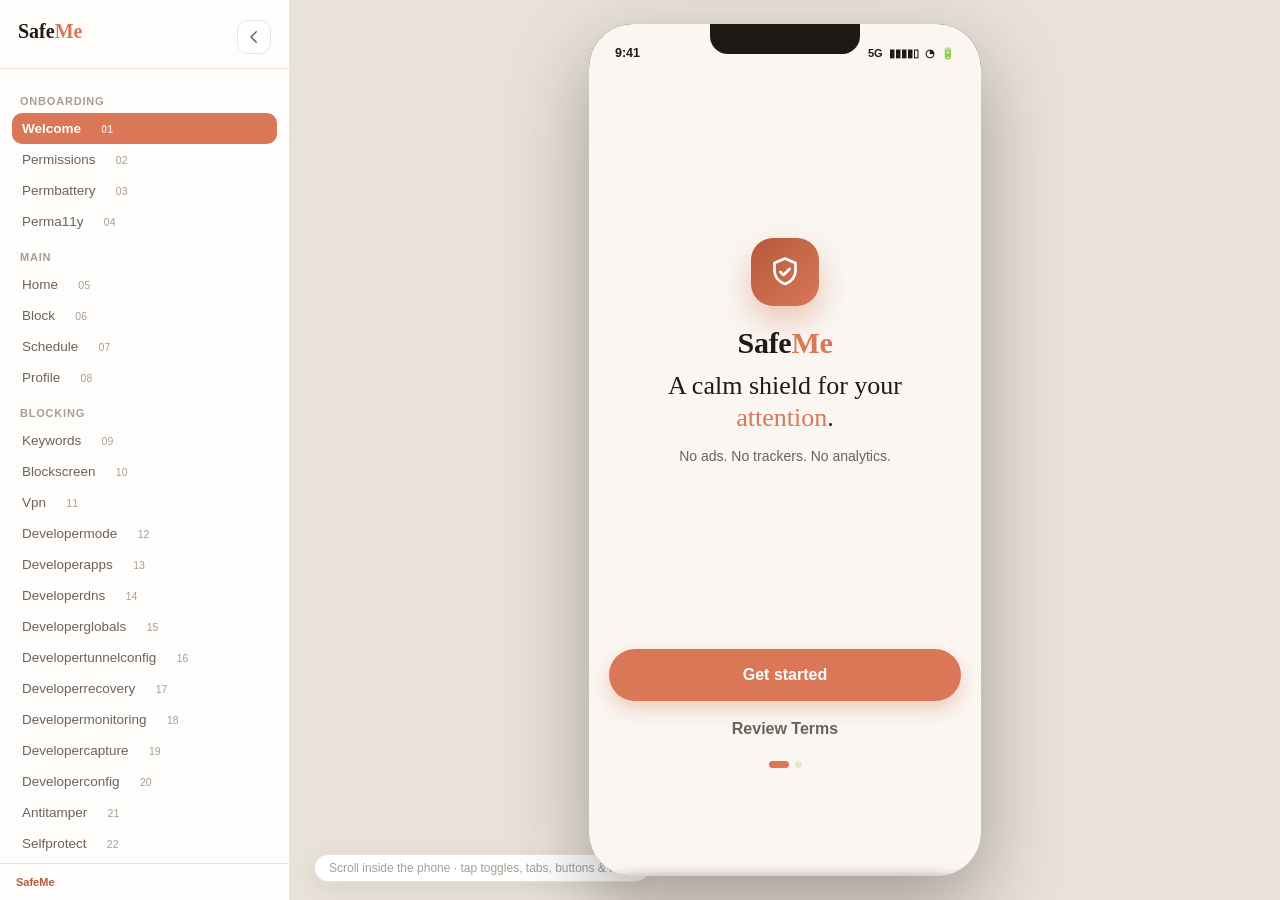
<file: Reference/prototype/index.html>
<!DOCTYPE html>
<html lang="en">
<head>
<meta charset="UTF-8">
<meta name="viewport" content="width=device-width, initial-scale=1.0">
<title>SafeMe</title>
<script>try{var t=localStorage.getItem('safeme_theme')||'System';var d=t==='Dark'||(t==='System'&&matchMedia('(prefers-color-scheme: dark)').matches);document.documentElement.setAttribute('data-theme',d?'dark':'light')}catch(e){}</script>
<link rel="stylesheet" href="css/styles.css">
</head>
<body>

<!-- ============ NAVIGATION ============ -->
<aside class="ptb" id="ptb">
  <div class="ptb-head">
    <div class="ptb-head-top">
      <div class="ptb-brand-copy"><div class="pt-logo">Safe<b>Me</b></div></div>
      <button class="ptb-toggle" id="ptbToggle" type="button" aria-label="Collapse navigation" aria-expanded="true" aria-controls="ptb" onclick="togglePrototypeNav()"><svg viewBox="0 0 24 24"><path d="M15 5l-7 7 7 7"/></svg></button>
    </div>
  </div>
  <div class="ptb-groups" id="ptbGroups"></div>
  <div class="ptb-foot"><b>SafeMe</b></div>
</aside>

<!-- ============ STAGE ============ -->
<div class="stage">
  <span class="hint">Scroll inside the phone · tap toggles, tabs, buttons &amp; rows</span>

  <!-- ============ PHONE ============ -->
  <div class="phone">
    <div class="notch"></div>
    <div class="statusbar" id="statusbar">
      <span>9:41</span>
      <span class="sright">5G&nbsp; ▮▮▮▮▯&nbsp; ◔&nbsp; 🔋</span>
    </div>

    <div class="screenwrap" id="screenwrap">
      <!-- ================= ONBOARDING ================= -->
      <section class="screen onb show" id="sc-welcome">
        <div class="ob-body" style="display:flex;flex-direction:column;align-items:center;justify-content:center;text-align:center;padding:0 24px">
          <div class="bo-logo" style="width:68px;height:68px;border-radius:22px;background:linear-gradient(135deg,var(--brand-dark),var(--brand));display:flex;align-items:center;justify-content:center;box-shadow:0 14px 32px rgba(217,119,87,.42)">
            <svg viewBox="0 0 24 24" style="width:36px;height:36px;stroke:#fff;fill:none;stroke-width:1.8;stroke-linecap:round;stroke-linejoin:round"><path d="M12 3l7 3v5c0 4.5-3 7.5-7 9-4-1.5-7-4.5-7-9V6z"/><path d="M9 12l2 2 4-4"/></svg>
          </div>
          <div style="font-family:var(--serif);font-size:30px;font-weight:700;margin-top:20px;letter-spacing:-.3px">Safe<b style="color:var(--brand)">Me</b></div>
          <p style="font-family:var(--serif);font-size:26px;line-height:1.25;margin-top:10px">A calm shield for your <em style="font-style:normal;color:var(--brand)">attention</em>.</p>
          <p style="color:var(--ink-2);font-size:14px;line-height:1.6;margin-top:10px">No ads. No trackers. No analytics.</p>
        </div>
        <div style="padding-top:20px">
          <button class="btn btn-primary btn-block" onclick="nav('permissions')">Get started</button>
          <button class="btn btn-ghost btn-block" style="height:40px;margin-top:8px" onclick="toast('Terms of Service · Privacy Policy — reviewed')">Review Terms</button>
          <div class="ob-steps" style="margin-top:12px"><i class="on"></i><i></i></div>
        </div>
      </section>

      <!-- ================= PERMISSIONS — Notifications ================= -->
      <section class="screen onb" id="sc-permissions">
        <div class="perm-step">
          <div style="padding-top:12px"><button class="back" onclick="permBack('welcome')"><svg viewBox="0 0 24 24"><path d="M15 5l-7 7 7 7"/></svg></button></div>
          <div class="perm-mid">
            <span class="perm-badge">Required</span>
            <h2 class="perm-hero">Notifications</h2>
            <p class="perm-sub">Alerts for blocks, reports &amp; sessions</p>
          </div>
          <div class="perm-cta">
            <button class="grant-pill" data-grant data-perm="notifications" data-next="permbattery" onclick="grantPerm(this)">Grant</button>
            <div class="ghost-slot"></div>
            <div class="ob-steps"><i class="on"></i><i></i><i></i></div>
          </div>
        </div>
      </section>

      <!-- ================= PERMISSIONS — Battery ================= -->
      <section class="screen onb" id="sc-permbattery">
        <div class="perm-step">
          <div style="padding-top:12px"><button class="back" onclick="permBack('permissions')"><svg viewBox="0 0 24 24"><path d="M15 5l-7 7 7 7"/></svg></button></div>
          <div class="perm-mid">
            <h2 class="perm-hero"><span style="color:var(--brand)">Battery</span> optimization</h2>
            <p class="perm-sub">Whitelist SafeMe so protection persists</p>
          </div>
          <div class="perm-cta">
            <button class="grant-pill" data-grant data-perm="battery" data-next="perma11y" onclick="grantPerm(this)">Grant</button>
            <div class="ghost-slot"><button onclick="skipPerm(this)" data-perm="battery" data-next="perma11y">Skip for now</button></div>
            <div class="ob-steps"><i></i><i class="on"></i><i></i></div>
          </div>
        </div>
      </section>

      <!-- ================= PERMISSIONS — Alarms ================= -->
      
      <!-- ================= PERMISSIONS — Accessibility ================= -->
      <section class="screen onb" id="sc-perma11y">
        <div class="perm-step">
          <div class="tl-head" style="padding-top:20px">
            <button class="back" onclick="permBack('permbattery')"><svg viewBox="0 0 24 24"><path d="M15 5l-7 7 7 7"/></svg></button>
            <h1>Accessibility</h1>
            <p class="tl-desc">SafeMe uses Android's Accessibility Service only to watch the screen you are viewing and block content matching your rules.</p>
          </div>
          <div class="tl-steps">
            <div class="tl-step"><div class="tl-num">1</div><div class="tx">Open Settings → Accessibility → SafeMe</div></div>
            <div class="tl-step"><div class="tl-num">2</div><div class="tx">Toggle the SafeMe service On and confirm</div></div>
            <div class="tl-step"><div class="tl-num">3</div><div class="tx">Return to SafeMe — protection turns on</div></div>
          </div>
          <p class="tl-note">Tip: after enabling, Android may ask you to confirm — allow it.</p>
          <div class="perm-cta">
            <button class="grant-pill" data-grant data-perm="a11y" onclick="grantPerm(this)">Grant</button>
            <div class="ghost-slot"></div>
            <div class="ob-steps"><i></i><i></i><i class="on"></i></div>
          </div>
        </div>
      </section>

      <!-- ================= HOME ================= -->
      <section class="screen nav-on" id="sc-home">
        <div style="display:flex;align-items:center;gap:10px;padding-top:10px">
          <div class="avatar">A</div>
          <div style="flex:1"><div style="font-weight:700;font-size:16px">Good evening, Alex</div><div style="font-size:12px;color:var(--ink-2)">Wednesday, 9:41 PM</div></div>
          <span class="pill g"><span class="pdot"></span>Protected</span>
        </div>

        <div class="hero" style="margin-top:16px">
          <div class="tag">Shield status</div>
          <h2>Fully protected</h2>
          <p>8 of 10 layers active · 2 need attention</p>
          <div class="rings"></div><div class="rings r2"></div>
          <div class="row">
            <div class="ring" style="width:56px;height:56px"><svg viewBox="0 0 64 64" style="width:56px;height:56px"><circle class="bg" cx="32" cy="32" r="26" fill="none" stroke-width="6"/><circle class="fg" cx="32" cy="32" r="26" fill="none" stroke-width="6" stroke-dasharray="163.4" stroke-dashoffset="32.7" transform="rotate(-90 32 32)"/></svg></div>
            <button class="btn" style="background:rgba(255,255,255,.16);color:#fff" onclick="nav('block')">Review shield</button>
          </div>
        </div>

        <div class="card" id="a11yBanner" style="display:flex;align-items:center;gap:14px;margin-top:12px;background:rgba(244,67,54,.07);border-color:var(--danger)">
          <div class="ic r" id="a11yIc"><svg viewBox="0 0 24 24"><circle cx="16" cy="4" r="1"/><path d="m18 19 1-7-6 1M5 8l3-3 5.5 3-2.36 3.5M4.24 14.5a5 5 0 006.88 6M13.76 17.5a5 5 0 00-6.88-6"/></svg></div>
          <div style="flex:1"><div class="ctitle" id="a11yTitle">Accessibility service is off</div><div class="csub" id="a11ySub">SafeMe can't detect blocked content until you enable it</div></div>
          <span class="pill r" id="a11yPill"><span class="pdot"></span>Disabled</span>
          <button class="btn sm btn-secondary" onclick="openA11y()">Open</button>
        </div>

        <div class="card" style="display:flex;align-items:center;gap:14px">
          <div style="flex:1"><div class="ctitle">Master protection</div><div class="csub">Master switch — blocks across all layers</div></div>
          <div class="sw on" data-toggle></div>
        </div>

        <div class="sec-t">Quick actions <span class="more" onclick="nav('quickactions')">Edit</span></div>
        <div class="grid2">
          <button class="qa" onclick="nav('applock')"><div class="ic"><svg viewBox="0 0 24 24"><rect x="5" y="11" width="14" height="9" rx="2"/><path d="M8 11V8a4 4 0 018 0v3"/></svg></div><div class="t">App lock</div><div class="s">Protect apps</div></button>
          <button class="qa" onclick="nav('keywords')"><div class="ic"><svg viewBox="0 0 24 24"><path d="M4 9h16M4 15h16M10 3L8 21M16 3l-2 18"/></svg></div><div class="t">Add keyword</div><div class="s">Block more sites</div></button>
          <button class="qa" onclick="nav('scheduleedit')"><div class="ic"><svg viewBox="0 0 24 24"><rect x="4" y="5" width="16" height="16" rx="3"/><path d="M4 10h16M9 3v4M15 3v4"/></svg></div><div class="t">New schedule</div><div class="s">Recurring window</div></button>
          <button class="qa" onclick="nav('backup')"><div class="ic"><svg viewBox="0 0 24 24"><path d="M21 15v4a2 2 0 01-2 2H5a2 2 0 01-2-2v-4M7 10l5 5 5-5M12 15V3"/></svg></div><div class="t">Backup</div><div class="s">Export to JSON</div></button>
        </div>

        <div class="sec-t">Today</div>
        <div class="stats two">
          <div class="stat b"><div class="n" id="homeBlocked">0</div><div class="l">Blocked</div></div>
          <div class="stat o"><div class="n" id="homeSchedules">0</div><div class="l">Schedules</div></div>
        </div>

        <div class="sec-t">Recent activity <span class="more" onclick="nav('history')">History</span></div>
        <div class="card feed">
          <div id="homeFeed"></div>
          <div id="homeFeedEmpty" class="feed-empty">No activity yet — blocks, schedules and protection changes will show up here</div>
        </div>
      </section>

      <!-- ================= BLOCK ================= -->
      <section class="screen nav-on" id="sc-block">
        <div class="sub"><h1>Blocking</h1>
          <button class="act" onclick="toast('Blocking help')"><svg viewBox="0 0 24 24"><circle cx="12" cy="12" r="9"/><path d="M12 16v-4M12 8h.01"/></svg></button>
        </div>
        <div class="shield">
          <div class="s-left">
            <div class="s-ic"><svg viewBox="0 0 24 24"><path d="M12 2l8 3v5c0 5-3 9-8 12-5-3-8-7-8-12V5z"/><path d="M9 12l2 2 4-4"/></svg></div>
            <div class="s-tx"><div class="s-t">Blocking active</div></div>
          </div>
          <div class="sw on" data-toggle></div>
          <div class="rings"></div><div class="rings r2"></div>
        </div>
        <div class="stats" style="margin-top:12px">
          <div class="stat b"><div class="n" id="blkBlocked">0</div><div class="l">Blocked today</div></div>
          <div class="stat g"><div class="n">454</div><div class="l">Keywords</div></div>
          <div class="stat o"><div class="n">3</div><div class="l">Layers active</div></div>
        </div>

        <div class="qa" role="button" tabindex="0" style="margin-top:12px;cursor:pointer" onclick="kwGo('keywords')"><div style="display:flex;align-items:center;gap:12px;width:100%"><div class="ic"><svg viewBox="0 0 24 24"><path d="M4 6h16M4 12h16M4 18h16"/></svg></div><div style="flex:1;min-width:0"><div class="t">Custom Keywords &amp; Web Blocking</div><div class="s" id="mgCardSub">0 keywords · 0 websites · 0 trusted</div></div><span class="chev"><svg viewBox="0 0 24 24"><path d="M9 5l7 7-7 7"/></svg></span></div><div class="seg" style="margin-top:12px"><button class="on" onclick="event.stopPropagation();kwGo('keywords')">Keywords</button><button onclick="event.stopPropagation();kwGo('websites')">Websites</button></div></div>

        <div class="sec-t">More blocking</div>
        <div class="grid2">
          <button class="qa" onclick="nav('socialblocking')"><div class="ic o"><svg viewBox="0 0 24 24"><path d="M12 2 2 7l10 5 10-5-10-5z"/><path d="m2 17 10 5 10-5M2 12l10 5 10-5"/></svg></div><div class="t">Social Media Blocking</div><div class="s">Whole apps or just tabs · Reels · Shorts · Spotlight</div></button>
          <button class="qa" onclick="nav('blockscreen')"><div class="ic d"><svg viewBox="0 0 24 24"><rect x="4" y="4" width="16" height="16" rx="4"/><path d="M12 8v8M8 12h8"/></svg></div><div class="t">Block Screen</div><div class="s">Message · close-gate</div></button>
          <button class="qa" onclick="nav('vpn')"><div class="ic g"><svg viewBox="0 0 24 24"><path d="M12 2l8 3v5c0 5-3 9-8 12-5-3-8-7-8-12V5z"/><path d="M9 12l2 2 4-4"/></svg></div><div class="t">VPN And DNS Filtering</div><div class="s">VPN · DNS protection</div></button>
          <button class="qa" onclick="nav('antitamper')"><div class="ic r"><svg viewBox="0 0 24 24"><path d="M12 2l7 3v5c0 4.5-3 7.5-7 9-4-1.5-7-4.5-7-9V6z"/><path d="M12 8v4M12 16h.01"/></svg></div><div class="t">Anti-Tamper</div><div class="s">Prevent uninstall · power menu</div></button>
          <button class="qa" onclick="nav('titleblock')"><div class="ic o"><svg viewBox="0 0 24 24"><path d="M5 5h14M12 5v14M8 19h8"/></svg></div><div class="t">Block Settings by Title</div><div class="s">System pages · app titles</div></button>
          <button class="qa" onclick="nav('otherfeatures')"><div class="ic d"><svg viewBox="0 0 24 24"><path d="M12 2 2 7l10 5 10-5-10-5z"/><path d="m2 17 10 5 10-5M2 12l10 5 10-5"/></svg></div><div class="t">Some Other Features</div><div class="s">Image/video search · more</div></button>
        </div>
      </section>

      <!-- ================= SOCIAL MEDIA BLOCKING (top) ================= -->
      
      <!-- ================= SCHEDULE ================= -->
      <section class="screen nav-on" id="sc-schedule">
        <div class="sub"><h1>Schedule-Based App Blocking</h1><button class="btn sm btn-primary" onclick="openSchedEdit(null)">+ New</button></div>
        <div class="hero" id="schedHero">
          <div class="hero-ic"><svg viewBox="0 0 24 24"><rect x="4" y="5" width="16" height="16" rx="3"/><path d="M4 10h16M9 3v4M15 3v4"/></svg></div>
          <div class="tag">Schedule-Based App Blocking</div>
          <h2 id="schedHeroCount">0 active schedules</h2>
          <p id="schedHeroSub">No schedules yet — create one</p>
          <div class="hero-foot"><span class="pill r" id="schedHeroPill"><span class="pdot"></span>Off</span></div>
          <div class="rings"></div><div class="rings r2"></div>
        </div>

        <div class="banner" id="schA11yWarn">
          <div class="ic"><svg viewBox="0 0 24 24"><circle cx="16" cy="4" r="1"/><path d="m18 19 1-7-6 1M5 8l3-3 5.5 3-2.36 3.5M4.24 14.5a5 5 0 006.88 6M13.76 17.5a5 5 0 006.88-6"/></svg></div>
          <div class="tx"><div class="t">Accessibility Service required</div><div class="s">This schedule blocks app launches, so it won't work until SafeMe's Accessibility Service is enabled.</div></div>
          <button class="btn btn-primary sm" onclick="toast('Opening Accessibility settings')">Enable</button>
          <button class="x" onclick="dismissBanner(this)" aria-label="Dismiss warning"><svg viewBox="0 0 24 24"><path d="M6 6l12 12M18 6L6 18"/></svg></button>
        </div>
        <div class="banner" id="schExactWarn">
          <div class="ic"><svg viewBox="0 0 24 24"><circle cx="12" cy="12" r="9"/><path d="M12 7v5l3 2"/></svg></div>
          <div class="tx"><div class="t">Precise schedule timing is off</div><div class="s">Schedules may start or stop minutes late until you allow SafeMe to set exact alarms.</div></div>
          <button class="btn btn-primary sm" onclick="toast('Opening exact-alarm settings')">Enable</button>
          <button class="x" onclick="dismissBanner(this)" aria-label="Dismiss warning"><svg viewBox="0 0 24 24"><path d="M6 6l12 12M18 6L6 18"/></svg></button>
        </div>
        <div class="card" style="display:flex;align-items:center;gap:12px;margin-top:12px">
          <div class="ic g" style="width:40px;height:40px;border-radius:13px"><svg viewBox="0 0 24 24"><path d="M12 2l7 3v5c0 4.5-3 7.5-7 9-4-1.5-7-4.5-7-9V6z"/><path d="M9 12l2 2 4-4"/></svg></div>
          <div style="flex:1;min-width:0"><div class="ctitle">Exclude Apps</div><div class="csub" id="schExcludeSub">Never blocked by any schedule</div></div>
          <button class="btn btn-secondary sm" style="border:1px solid var(--line);background:var(--surface);color:var(--ink)" onclick="openSheet('sheetApps')">Manage</button>
        </div>

        <div class="sec-t" style="margin-top:20px">Your schedules</div>
        <div id="schedEmpty" style="display:none;font-size:12.5px;line-height:18px;color:var(--ink-2);padding:4px 2px">No schedules yet — create one</div>
        <div id="schedList" style="display:flex;flex-direction:column;gap:12px"></div>
        <div class="note" style="margin-top:12px"><svg viewBox="0 0 24 24"><circle cx="12" cy="12" r="9"/><path d="M12 8h.01M11 12h1v4h1"/></svg><span>Alarm-driven boundaries with a 15-min safety net and boot re-arm — restrictions never silently lapse.</span></div>
      </section>

      <!-- ================= PROFILE ================= -->
      <section class="screen nav-on" id="sc-profile">
        <div class="sub"><h1>Profile</h1><button class="act" onclick="toast('Sharing SafeMe…')"><svg viewBox="0 0 24 24"><circle cx="6" cy="12" r="3"/><circle cx="18" cy="6" r="3"/><circle cx="18" cy="18" r="3"/><path d="M8.7 10.7l6.6-3.4M8.7 13.3l6.6 3.4"/></svg></button><p class="sub-desc">Your account, appearance, permissions &amp; support.</p></div>
        <div class="card" style="display:flex;align-items:center;gap:14px">
          <div class="avatar sm">A</div>
          <div style="flex:1;min-width:0"><div style="font-weight:700;font-size:16px">Alex</div><div style="font-size:12px;color:var(--ink-2);margin-top:2px">Protected since Mar 2026</div></div>
          <span class="pill g"><span class="pdot"></span>38-day streak</span>
        </div>

        <div class="group-label">Appearance</div>
        <div class="card">
          <div class="theme-head">
            <div class="theme-ic"><svg viewBox="0 0 24 24"><path d="M21 12.8A8.5 8.5 0 1111.2 3 6.5 6.5 0 0021 12.8z"/></svg></div>
            <div class="tx"><div class="t">Dark / Light Mode</div><div class="s">Follow system or choose dark / light</div></div>
          </div>
          <div class="seg" id="themeSeg" style="margin-top:14px"><button class="on" onclick="setTheme(this,'System')">System</button><button onclick="setTheme(this,'Dark')">Dark</button><button onclick="setTheme(this,'Light')">Light</button></div>
        </div>

        <div class="group-label">Protection</div>
        <div class="grid2">
          <button class="qa" onclick="nav('applock')"><div class="ic"><svg viewBox="0 0 24 24"><rect x="5" y="11" width="14" height="10" rx="2"/><path d="M8 11V7a4 4 0 018 0v4"/></svg></div><div class="t">App Lock</div><div class="s">PIN · pattern · biometric · brute-force guard</div></button>
          <button class="qa" onclick="toast('Coming soon')"><div class="ic o"><svg viewBox="0 0 24 24"><path d="M12 12a4 4 0 100-8 4 4 0 000 8zM4 21v-1a7 7 0 0114 0v1"/></svg></div><div class="t">Accountability</div><div class="s">Partner · time delay · daily report</div><span class="badge soon">Coming soon</span></button>
          <button class="qa" onclick="nav('backup')"><div class="ic g"><svg viewBox="0 0 24 24"><path d="M21 15v4a2 2 0 01-2 2H5a2 2 0 01-2-2v-4M7 10l5 5 5-5M12 15V3"/></svg></div><div class="t">Backup &amp; Restore</div><div class="s">Export / import · atomic · versioned</div></button>
          <button class="qa" onclick="nav('permissions')"><div class="ic g"><svg viewBox="0 0 24 24"><path d="M12 2l7 3v5c0 4.5-3 7.5-7 9-4-1.5-7-4.5-7-9V6z"/><path d="M9 12l2 2 4-4"/></svg></div><div class="t">Permissions</div><div class="s" id="permCardSub">0 of 3 granted · finish setup</div></button>
        </div>

        <div class="group-label">Support</div>
        <div class="card" style="display:flex;align-items:center;gap:12px;margin-bottom:12px;cursor:pointer" role="button" tabindex="0" onclick="nav('troubleshoot')">
          <div class="ic o" style="width:40px;height:40px;border-radius:13px;background:#F7EDDD;color:var(--warning);display:flex;align-items:center;justify-content:center;flex:none"><svg viewBox="0 0 24 24" style="width:20px;height:20px;stroke:currentColor;fill:none;stroke-width:2;stroke-linecap:round;stroke-linejoin:round"><circle cx="12" cy="12" r="9"/><path d="M10 8l6 4-6 4z"/></svg></div>
          <div style="flex:1;min-width:0"><div class="ctitle">Troubleshooting</div><div class="csub">Background autostart · enable it manually</div></div>
          <span class="chev" style="color:var(--ink-3)"><svg viewBox="0 0 24 24"><path d="M9 5l7 7-7 7"/></svg></span>
        </div>
        <div class="list">
          <button class="li" onclick="nav('about')"><div class="ic"><svg viewBox="0 0 24 24"><circle cx="12" cy="12" r="9"/><path d="M12 11v5M12 8h.01"/></svg></div><div class="tx"><div class="t">About</div><div class="s">v0.1.0 · version info</div></div><span class="chev"><svg viewBox="0 0 24 24"><path d="M9 5l7 7-7 7"/></svg></span></button>
          <button class="li" onclick="toast('Contact: support@safeme.app')"><div class="ic o"><svg viewBox="0 0 24 24"><path d="M4 5h16v14H4z"/><path d="M4 6l8 7 8-7"/></svg></div><div class="tx"><div class="t">Contact Support</div><div class="s">We reply within a day</div></div><span class="chev"><svg viewBox="0 0 24 24"><path d="M9 5l7 7-7 7"/></svg></span></button>
        </div>

        <div class="group-label" style="color:var(--danger)">Danger zone</div>
        <button class="btn btn-danger btn-block" onclick="openSheet('sheetDelete')">Delete account</button>
        <div style="text-align:center;font-size:11.5px;color:var(--ink-3);margin-top:16px;line-height:1.6">SafeMe v0.1.0 · open://protectyourself<br>No ads · no trackers · no analytics</div>
      </section>

      <!-- ================= SUB SCREENS ================= -->
      <section class="screen" id="sc-keywords">
        <div class="sub"><button class="back" onclick="back()"><svg viewBox="0 0 24 24"><path d="M15 5l-7 7 7 7"/></svg></button><h1>Keyword Manager</h1><p class="sub-desc">Block or allow keywords &amp; websites across all layers.</p></div>

        <div class="seg" style="margin-top:18px" data-seg="kwtype">
          <button class="on" data-val="keywords" onclick="kwType('keywords')">Keywords</button>
          <button data-val="websites" onclick="kwType('websites')">Websites</button>
        </div>
        <div class="seg" style="margin-top:12px" data-seg="kwtab">
          <button class="on" data-val="blocklist" data-for="keywords" onclick="kwTab('blocklist')">Blocklist</button>
          <button data-val="whitelist" data-for="keywords" onclick="kwTab('whitelist')">Whitelist</button>
          <button class="hidden" data-val="blocked" data-for="websites" onclick="kwTab('blocked')">Blocked</button>
          <button class="hidden" data-val="trusted" data-for="websites" onclick="kwTab('trusted')">Trusted</button>
        </div>

        <p id="kwNote" class="kw-note" style="display:none">Whitelist keywords override the blocklist.</p>

        <label class="field f46" style="margin-top:14px"><svg viewBox="0 0 24 24"><circle cx="11" cy="11" r="7"/><path d="M21 21l-4.3-4.3"/></svg><input id="kwQuery" placeholder="Search keywords…" oninput="kwRender()"></label>

        <div id="kwList" style="margin-top:14px"></div>
        <div id="kwEmpty" class="kw-empty" style="margin-top:14px">No custom keywords yet. Add one to get started.</div>

        <div style="display:flex;gap:10px;margin-top:10px">
          <button class="btn btn-primary" style="flex:1;height:50px;padding:0 12px;font-size:15px" onclick="kwAdd()"><svg viewBox="0 0 24 24" style="width:18px;height:18px"><path d="M12 5v14M5 12h14"/></svg><span id="kwAddLabel">Add keyword</span></button>
          <button class="btn btn-secondary" style="flex:1;height:50px;font-size:15px;border:1px solid var(--line);background:var(--surface);color:var(--ink)" onclick="toast('Reset to bundled defaults')">Reset</button>
        </div>
      </section>

      <section class="screen" id="sc-blockscreen">
        <div class="sub"><button class="back" onclick="back()"><svg viewBox="0 0 24 24"><path d="M15 5l-7 7 7 7"/></svg></button><h1>Block Screen</h1><p class="sub-desc">Customize the full-screen gate shown when content is blocked.</p></div>
        <div class="card" style="text-align:center;background:linear-gradient(160deg,#171310,#2A211B);color:#fff;border:none">
          <div style="font-size:11px;letter-spacing:1px;text-transform:uppercase;color:#9A8D80">Preview</div>
          <div id="bsPreviewImg" class="img-sunset" style="display:none;width:52px;height:52px;border-radius:16px;margin:12px auto 0"></div>
          <div class="bo-logo" style="width:52px;height:52px;border-radius:16px;background:linear-gradient(135deg,var(--brand-dark),var(--brand));display:flex;align-items:center;justify-content:center;margin:12px auto"><svg viewBox="0 0 24 24" style="width:28px;height:28px;stroke:#fff;fill:none;stroke-width:1.8;stroke-linecap:round;stroke-linejoin:round"><path d="M12 3l7 3v5c0 4.5-3 7.5-7 9-4-1.5-7-4.5-7-9V6z"/><path d="M9 12l2 2 4-4"/></svg></div>
          <div style="font-family:var(--serif);font-size:20px">This site is blocked</div>
          <div id="bsPreviewMsg" style="color:#C9BEB3;font-size:12.5px;margin-top:6px">Stay safe, Alex. You chose this.</div>
          <div id="bsPreviewCount" style="color:#E8B78F;font-size:12px;margin-top:12px">Closing in 5s…</div>
        </div>
        <div class="group-label">Customization</div>
        <div class="list">
          <div class="li"><div class="ic"><svg viewBox="0 0 24 24"><rect x="4" y="5" width="16" height="14" rx="2"/><circle cx="9" cy="10" r="2"/><path d="M4 17l5-4 4 3 3-2 4 3"/></svg></div><div class="tx"><div class="t">Motivation image</div><div class="s" id="bsImgSub">None · SAF persistable URI</div></div><button class="btn sm btn-secondary" onclick="openSheet('sheetBsImg')">Choose</button></div>
          <div class="li"><div class="ic"><svg viewBox="0 0 24 24"><path d="M4 7h16M4 12h16M4 17h10"/></svg></div><div class="tx"><div class="t">Custom message</div><div class="s" id="bsMsgSub">"Stay safe, Alex. You chose this."</div></div><button class="btn sm btn-secondary" onclick="openSheet('sheetBsMsg')">Edit</button></div>
        </div>
        <div class="group-label">Close-gate policy</div>
        <div class="card">
          <div style="display:flex;align-items:center;gap:12px"><div style="flex:1"><div class="ctitle">Dwell countdown</div><div class="csub">Time before Close unlocks · 3–120s</div></div><div style="display:flex;align-items:center;gap:10px"><button class="btn sm btn-secondary" onclick="dwellStep(-1)">−</button><span id="bsDwellVal" style="font-weight:800;min-width:34px;text-align:center">5s</span><button class="btn sm btn-secondary" onclick="dwellStep(1)">+</button></div></div>
        </div>
        <div class="card" style="display:flex;align-items:center;gap:12px"><div style="flex:1"><div class="ctitle">"Why am I seeing this?"</div><div class="csub">Show the explanation toggle</div></div><div class="sw on" data-toggle id="bsWhySw"></div></div>
        <button class="btn btn-primary btn-block" style="margin-top:14px" onclick="saveBlockScreen()">Save changes</button>
        <button class="btn btn-primary btn-block" style="margin-top:6px" onclick="openBlockov()">Preview block screen</button>
        <button class="btn btn-ghost btn-block" style="margin-top:6px" onclick="toast('Play Store rating prompt')">Rate SafeMe on Play Store</button>
      </section>

      <section class="screen" id="sc-vpn">
        <div class="sub"><button class="back" onclick="back()"><svg viewBox="0 0 24 24"><path d="M15 5l-7 7 7 7"/></svg></button><h1>Secure Tunnel</h1><p class="sub-desc">Encrypted routing and domain protection, with simple controls for everyday use.</p></div>
        <div class="card" style="display:flex;align-items:center;gap:12px;background:var(--brand-soft);border-color:var(--brand)">
          <div style="flex:1"><div class="ctitle" style="color:var(--brand-dark)"><span class="pill g" id="vpnPill" style="margin-right:6px"><span class="pdot"></span>Active</span><span id="vpnTitle">Filtering is active</span></div><div class="csub" style="color:var(--brand-dark)" id="vpnSub">Local protection · 0 app exceptions</div></div>
          <div class="sw on" data-toggle id="vpnToggle"></div>
        </div>

        <div class="group-label">Protection</div>
        <div class="card" style="display:flex;gap:12px;align-items:center">
          <div class="ic g" style="width:40px;height:40px;border-radius:13px;background:#E7F0EC;color:var(--success);display:flex;align-items:center;justify-content:center;flex:none"><svg viewBox="0 0 24 24" style="width:20px;height:20px;stroke:currentColor;fill:none;stroke-width:2;stroke-linecap:round;stroke-linejoin:round"><path d="M12 2l8 3v5c0 5-3 9-8 12-5-3-8-7-8-12V5z"/><path d="M9 12l2 2 4-4"/></svg></div>
          <div style="flex:1"><div class="ctitle">Domain protection</div><div class="csub">Ads · trackers · malicious domains · adult content</div></div><span class="pill g"><span class="pdot"></span>Active</span>
        </div>

        <div class="group-label">App exceptions</div>
        <div class="card" style="display:flex;gap:12px;align-items:center"><div class="ic g" style="width:40px;height:40px;border-radius:13px;background:#E7F0EC;color:var(--success);display:flex;align-items:center;justify-content:center;flex:none"><svg viewBox="0 0 24 24" style="width:20px;height:20px;stroke:currentColor;fill:none;stroke-width:2;stroke-linecap:round"><path d="M17 7l5 5-5 5M7 17l-5-5 5-5"/></svg></div><div style="flex:1"><div class="ctitle">VPN whitelist apps</div><div class="csub" id="vpnWhitelistSub">No apps exempt</div></div><button class="btn sm btn-secondary" onclick="openSheet('sheetVpnApps')">Manage</button></div>

        <div class="group-label">Advanced</div>
        <button class="card vpn-advanced-card" type="button" aria-label="Open Developer Mode" onclick="nav('developermode')"><div class="ic" style="width:40px;height:40px;border-radius:13px;background:#F3E4D8;color:var(--brand-dark);display:flex;align-items:center;justify-content:center;flex:none"><svg viewBox="0 0 24 24" style="width:20px;height:20px;stroke:currentColor;fill:none;stroke-width:2;stroke-linecap:round;stroke-linejoin:round"><path d="m8 8-4 4 4 4M16 8l4 4-4 4M14 4l-4 16"/></svg></div><div style="flex:1"><div class="ctitle">Developer Mode</div><div class="csub">Advanced configuration and diagnostics</div></div><span class="chev"><svg viewBox="0 0 24 24"><path d="M9 5l7 7-7 7"/></svg></span></button>
        <div class="note"><svg viewBox="0 0 24 24"><circle cx="12" cy="12" r="9"/><path d="M12 8h.01M11 12h1v4h1"/></svg><span><b>Scheduled app protection · Active</b><br>Filtering and schedules continue in Local Protection.</span></div>
      </section>

      <section class="screen dev-screen" id="sc-developermode">
        <div class="sub"><button class="back" onclick="back()"><svg viewBox="0 0 24 24"><path d="M15 5l-7 7 7 7"/></svg></button><h1>Developer Mode</h1><p class="sub-desc">Advanced tunnel configuration and diagnostics for SafeMe protection.</p></div>
        <div class="dev-nav-list">
          <button class="dev-nav-card" onclick="nav('developerapps')"><span class="dev-nav-icon"><svg viewBox="0 0 24 24"><rect x="4" y="4" width="6" height="6" rx="1"/><rect x="14" y="4" width="6" height="6" rx="1"/><rect x="4" y="14" width="6" height="6" rx="1"/><rect x="14" y="14" width="6" height="6" rx="1"/></svg></span><span class="dev-nav-copy"><b>App mode</b><small id="devRootAppSummary">All applications</small></span><span class="dev-nav-status" id="devRootAppStatus">Active</span><span class="dev-nav-chevron">›</span></button>
          <button class="dev-nav-card" onclick="nav('developerdns')"><span class="dev-nav-icon"><svg viewBox="0 0 24 24"><path d="M4 7h16M4 12h16M4 17h10"/><circle cx="18" cy="17" r="2"/></svg></span><span class="dev-nav-copy"><b>DNS settings</b><small id="devRootDnsSummary">Protected DNS · Active</small></span><span class="dev-nav-status">Ready</span><span class="dev-nav-chevron">›</span></button>
          <button class="dev-nav-card" onclick="nav('developerglobals')"><span class="dev-nav-icon"><svg viewBox="0 0 24 24"><path d="M4 12h16M12 4v16M7 7l10 10M17 7L7 17"/></svg></span><span class="dev-nav-copy"><b>Tunnel globals</b><small id="devRootGlobalsSummary">Global tunnel disabled</small></span><span class="dev-nav-status">SafeMe</span><span class="dev-nav-chevron">›</span></button>
          <button class="dev-nav-card" onclick="nav('developerrecovery')"><span class="dev-nav-icon"><svg viewBox="0 0 24 24"><path d="M20 11a8 8 0 10-2 5"/><path d="M20 5v6h-6"/></svg></span><span class="dev-nav-copy"><b>Tunnel recovery</b><small id="devRootRecoverySummary">Local Protection fallback ready</small></span><span class="dev-nav-status">Ready</span><span class="dev-nav-chevron">›</span></button>
          <button class="dev-nav-card" onclick="nav('developermonitoring')"><span class="dev-nav-icon"><svg viewBox="0 0 24 24"><path d="M3 12h4l2-6 4 12 2-6h6"/></svg></span><span class="dev-nav-copy"><b>Tunnel monitoring</b><small id="devRootMonitorSummary">Monitoring available</small></span><span class="dev-nav-status">Live</span><span class="dev-nav-chevron">›</span></button>
          <button class="dev-nav-card" onclick="nav('developercapture')"><span class="dev-nav-icon"><svg viewBox="0 0 24 24"><rect x="3" y="5" width="18" height="14" rx="2"/><path d="M8 5l1.5-2h5L16 5M12 10v4M10 12h4"/></svg></span><span class="dev-nav-copy"><b>Screen capture protection</b><small id="devRootCaptureSummary">Screens protected</small></span><span class="dev-nav-status">On</span><span class="dev-nav-chevron">›</span></button>
        </div>
        <button class="dev-fab" aria-label="New configuration" onclick="nav('developerconfig')"><svg viewBox="0 0 24 24"><path d="M12 5v14M5 12h14"/></svg><span>New configuration</span></button>
      </section>

      <section class="screen dev-screen" id="sc-developerapps">
        <div class="sub"><button class="back" onclick="back()"><svg viewBox="0 0 24 24"><path d="M15 5l-7 7 7 7"/></svg></button><h1>App mode</h1><p class="sub-desc">Choose how SafeMe exposes and protects tunnel traffic.</p></div>
        <div class="card dev-card">
          <div class="dev-card-head"><div><div class="ctitle">Tunnel mode</div><div class="csub" id="devTunnelModeSummary">Standard system-wide VPN mode.</div></div><span class="pill g"><span class="pdot"></span>SafeMe</span></div>
          <div class="seg dev-seg" id="devTunnelModes"><button class="on" data-mode="vpn" onclick="setDevTunnelMode(this,'vpn')">VPN</button><button data-mode="proxy" onclick="setDevTunnelMode(this,'proxy')">Local proxy</button><button data-mode="lockdown" onclick="setDevTunnelMode(this,'lockdown')">Kill switch</button></div>
        </div>
      </section>

      <section class="screen dev-screen" id="sc-developerdns">
        <div class="sub dev-wg-header"><button class="back" onclick="back()"><svg viewBox="0 0 24 24"><path d="M15 5l-7 7 7 7"/></svg></button><h1>DNS settings</h1><div class="sub-actions"><button class="act" aria-label="Save DNS settings" onclick="saveDns()"><svg viewBox="0 0 24 24"><path d="M5 4h12l2 2v14H5zM8 4v6h8V4M8 20v-6h8v6"/></svg></button></div></div>
        <div class="dev-wg-section-title">System</div>
        <div class="dev-wg-setting-row dev-wg-info-row">
          <span class="dev-wg-icon"><svg viewBox="0 0 24 24"><path d="M3 3l18 18M8.5 8.5a5 5 0 017 7M5.2 5.2a9 9 0 0013.6 13.6M2 12a10 10 0 0110-10"/></svg></span>
          <span class="dev-wg-copy"><b>Current system DNS</b><small>Servers: <span id="devSystemDns">192.168.10.1</span></small></span>
        </div>

        <div class="dev-wg-section-title">Peer Resolution</div>
        <div class="dev-wg-setting-row dev-wg-select-row">
          <span class="dev-wg-icon"><svg viewBox="0 0 24 24"><rect x="4" y="5" width="16" height="5" rx="1"/><rect x="4" y="14" width="16" height="5" rx="1"/><path d="M7 7.5h.01M7 16.5h.01"/></svg></span>
          <span class="dev-wg-copy"><b>Resolution method</b></span>
          <button class="dev-wg-choice" type="button" onclick="openSheet('sheetDevResolution')"><span id="devResolutionChoice">DNS over HTTPS (DoH)</span><svg class="dev-chevron" viewBox="0 0 24 24" aria-hidden="true"><path d="m6 9 6 6 6-6"/></svg></button>
        </div>
        <label class="dev-wg-field"><span>DNS server endpoint</span><input id="devDnsEndpoint" value="https://dns.example/dns-query" spellcheck="false"></label>

        <div class="dev-wg-section-title">Tunnel DNS</div>
        <div class="dev-wg-setting-row dev-wg-select-row">
          <span class="dev-wg-icon"><svg viewBox="0 0 24 24"><rect x="4" y="5" width="16" height="14" rx="2"/><path d="M8 9l3 3-3 3M13 15h3"/></svg></span>
          <span class="dev-wg-copy"><b>Tunnel DNS mode</b><small id="devDnsStatus">Current: Encrypted DNS</small></span>
          <button class="dev-wg-choice" type="button" onclick="openSheet('sheetDevDnsMode')"><span id="devDnsModeChoice">Encrypted DNS</span><svg class="dev-chevron" viewBox="0 0 24 24" aria-hidden="true"><path d="m6 9 6 6 6-6"/></svg></button>
        </div>
        <div class="dev-wg-setting-row dev-wg-select-row">
          <span class="dev-wg-icon"><svg viewBox="0 0 24 24"><path d="M4 15h16M6 12h12M8 9h8M10 6h4"/><path d="M4 18h16"/></svg></span>
          <span class="dev-wg-copy"><b>Protocol</b></span>
          <button class="dev-wg-choice" type="button" onclick="openSheet('sheetDevProtocol')"><span id="devProtocolChoice">DNS over HTTPS (DoH)</span><svg class="dev-chevron" viewBox="0 0 24 24" aria-hidden="true"><path d="m6 9 6 6 6-6"/></svg></button>
        </div>
        <label class="dev-wg-field"><span>DNS server endpoint</span><input id="devTunnelDnsEndpoint" value="https://dns.example/dns-query" spellcheck="false"></label>
        <div class="dev-wg-setting-row dev-wg-select-row">
          <span class="dev-wg-icon"><svg viewBox="0 0 24 24"><rect x="4" y="5" width="16" height="5" rx="1"/><rect x="4" y="14" width="16" height="5" rx="1"/><path d="M7 7.5h.01M7 16.5h.01"/></svg></span>
          <span class="dev-wg-copy"><b>Transit DNS requests</b><small>How to handle plain DNS request sent to a server different than the tunnel's DNS servers</small></span>
          <button class="dev-wg-choice" type="button" onclick="openSheet('sheetDevTransit')"><span id="devTransitDnsChoice">Redirect</span><svg class="dev-chevron" viewBox="0 0 24 24" aria-hidden="true"><path d="m6 9 6 6 6-6"/></svg></button>
        </div>
        <div class="dev-wg-actions"><button class="btn btn-primary" onclick="saveDns()">Save DNS settings</button><button class="btn btn-secondary" onclick="devRunTest('DNS')">Test DNS</button></div>
      </section>

      <section class="screen dev-screen" id="sc-developerglobals">
        <div class="sub dev-wg-header"><button class="back" onclick="back()"><svg viewBox="0 0 24 24"><path d="M15 5l-7 7 7 7"/></svg></button><h1>Tunnel globals</h1></div>
        <div class="dev-wg-nav-list">
          <button class="dev-wg-nav-row" onclick="nav('developertunnelconfig')"><span class="dev-wg-icon"><svg viewBox="0 0 24 24"><path d="M6 3h9l3 3v15H6zM9 3v5h6V3M9 12h6M9 16h6"/></svg></span><span class="dev-wg-copy"><b>Tunnel configuration</b></span><span class="dev-wg-chevron">›</span></button>
        </div>
      </section>

      <section class="screen dev-screen" id="sc-developertunnelconfig">
        <div class="sub dev-wg-header"><button class="back" onclick="back()"><svg viewBox="0 0 24 24"><path d="M15 5l-7 7 7 7"/></svg></button><h1>Tunnel configuration</h1><div class="sub-actions"><button class="act" aria-label="Save tunnel configuration" onclick="devSaveTunnelConfiguration()"><svg viewBox="0 0 24 24"><path d="M5 4h12l2 2v14H5zM8 4v6h8V4M8 20v-6h8v6"/></svg></button><button class="act" aria-label="Import tunnel configuration" onclick="devImportTunnelConfiguration()"><svg viewBox="0 0 24 24"><path d="M7 3h8l4 4v14H7zM15 3v5h4M3 8v13h12M7 13l3 3 3-3M10 16V9"/></svg></button></div></div>
        <div class="dev-wg-config-list">
          <div class="dev-wg-config-row"><span class="dev-wg-icon"><svg viewBox="0 0 24 24"><rect x="4" y="4" width="6" height="16" rx="1"/><rect x="14" y="4" width="6" height="16" rx="1"/><path d="M7 8h.01M7 12h.01M7 16h.01M17 8h.01M17 12h.01M17 16h.01"/></svg></span><span class="dev-wg-copy"><b>DNS servers</b></span><div class="sw" id="devConfigDnsSw" role="switch" aria-label="DNS servers" onclick="toggleDevSetting(this,'configDns')"></div></div>
          <div class="dev-wg-config-row"><span class="dev-wg-icon"><svg viewBox="0 0 24 24"><circle cx="12" cy="12" r="9"/><path d="M8 8h8M8 12h5M8 16h8M12 5v14"/></svg></span><span class="dev-wg-copy"><b>Amnezia configuration</b></span><div class="sw" id="devAmneziaSw" role="switch" aria-label="Amnezia configuration" onclick="toggleDevSetting(this,'amnezia')"></div></div>
        </div>
      </section>

      <section class="screen dev-screen" id="sc-developerrecovery">
        <div class="sub dev-wg-header"><button class="back" onclick="back()"><svg viewBox="0 0 24 24"><path d="M15 5l-7 7 7 7"/></svg></button><h1>Tunnel recovery</h1><div class="sub-actions"><button class="act" aria-label="Tunnel recovery information" onclick="toast('Seamless tunnel recovery keeps protection active while the tunnel recovers.')"><svg viewBox="0 0 24 24"><circle cx="12" cy="12" r="9"/><path d="M12 10v6M12 7h.01"/></svg></button></div></div>
        <div class="dev-wg-section-title">Tunnel recovery</div>
        <div class="dev-wg-setting-row dev-wg-recovery-row">
          <span class="dev-wg-icon"><svg viewBox="0 0 24 24"><path d="M20 7v5h-5M4 17v-5h5M5.5 9a7 7 0 0112.7-2M18.5 15a7 7 0 01-12.7 2"/></svg></span>
          <span class="dev-wg-copy"><b>Seamless tunnel recovery</b><small>Maintains protection while recovering from DDNS changes, network switches, and NAT issues</small></span>
          <div class="sw on" id="devRecoverySw" role="switch" aria-label="Seamless tunnel recovery" onclick="toggleDevSetting(this,'recovery')"></div>
        </div>
        <div class="dev-wg-setting-row dev-wg-recovery-row">
          <span class="dev-wg-icon"><svg viewBox="0 0 24 24"><circle cx="12" cy="13" r="7"/><path d="M12 13V9M9 3h6M12 3v3M19 6l1.5-1.5"/></svg></span>
          <span class="dev-wg-copy"><b>Seamless recovery delay</b><small>Handshake failure threshold before seamless recovery triggers</small></span>
          <select id="devRecoveryDelay" class="dev-wg-select" aria-label="Seamless recovery delay" onchange="setDevRecoveryDelay(this)"><option>10 sec</option><option selected>30 sec</option><option>60 sec</option><option>120 sec</option></select>
        </div>
      </section>

      <section class="screen dev-screen dev-monitor-screen" id="sc-developermonitoring">
        <div class="sub dev-wg-header"><button class="back" onclick="back()"><svg viewBox="0 0 24 24"><path d="M15 5l-7 7 7 7"/></svg></button><h1>Tunnel monitoring</h1><div class="sub-actions"><button class="act" aria-label="Refresh monitoring" onclick="devRefreshMonitor()"><svg viewBox="0 0 24 24"><path d="M20 11a8 8 0 10-2 5"/><path d="M20 5v6h-6"/></svg></button><button class="act" aria-label="Clear monitoring history" onclick="devClearMonitor()"><svg viewBox="0 0 24 24"><path d="M4 7h16M9 7V5h6v2M7 7l1 13h8l1-13"/></svg></button></div></div>
        <div class="dev-monitor-disclaimer"><span class="dev-monitor-live-dot"></span>Metadata only · HTTPS payloads are never captured or inspected.</div>
        <div class="dev-monitor-title"><div class="dev-monitor-chart"><svg viewBox="0 0 40 40" aria-hidden="true"><path d="M20 4v16h16A16 16 0 0020 4z"/><path d="M18 8a16 16 0 1016 16H18z"/></svg></div><h2>Statistics</h2><p>Current metadata activity</p><div class="dev-monitor-scope-controls" aria-label="Statistics scope"><label>Network <select id="devMonitorNetworkScope" aria-label="Statistics network scope" onchange="setDevMonitorNetworkScope(this.value)"><option value="all">All data</option><option value="mobile">Mobile data only</option><option value="wifi">Wi-Fi only</option></select></label><label>Range <select id="devMonitorTimeScope" aria-label="Statistics time range" onchange="setDevMonitorTimeScope(this.value)"><option value="all">All time</option><option value="24h">Last 24 hours</option><option value="7d">Last 7 days</option></select></label></div></div>

        <section class="dev-monitor-summary-section" aria-labelledby="devMonitorRequestsHeading">
          <div class="dev-monitor-section-head"><h3 id="devMonitorRequestsHeading">Requests</h3><span class="dev-monitor-network-label">All data <svg class="dev-monitor-down" viewBox="0 0 24 24" aria-hidden="true"><path d="m6 9 6 6 6-6"/></svg></span></div>
          <div class="dev-monitor-stat-row">
            <div class="dev-monitor-stat stat-denied"><b id="devRequestBlockedStat">0</b><small>ads</small></div><div class="dev-monitor-stat stat-retry"><b id="devRequestRetriedStat">0</b><small>trackers</small></div><div class="dev-monitor-stat stat-total"><b id="devRequestTotalStat">0</b><small>requests</small></div>
          </div>
          <div class="dev-monitor-progress" aria-hidden="true"><i id="devMonitorAllowedBar"></i><i id="devMonitorDeniedBar"></i><i id="devMonitorFailedBar"></i></div>
          <button class="dev-monitor-link" onclick="openRecentMonitorActivity()"><span class="dev-monitor-link-icon"><svg viewBox="0 0 24 24"><path d="M4 6h16M4 12h11M4 18h7"/></svg></span><span>Recent activity</span><b>›</b></button>
        </section>

        <section class="dev-monitor-summary-section" aria-labelledby="devMonitorUsageHeading">
          <div class="dev-monitor-section-head"><h3 id="devMonitorUsageHeading">Data usage</h3><span class="dev-monitor-network-label">All data <svg class="dev-monitor-down" viewBox="0 0 24 24" aria-hidden="true"><path d="m6 9 6 6 6-6"/></svg></span></div>
          <div class="dev-monitor-stat-row usage-row">
            <div class="dev-monitor-stat stat-saved"><b id="devMonitorBytesTotal">0 B</b><small>saved</small></div><div class="dev-monitor-stat stat-upload"><b id="devMonitorBytesOutStat">0 B</b><small>uploaded</small></div><div class="dev-monitor-stat stat-download"><b id="devMonitorBytesInStat">0 B</b><small>downloaded</small></div>
          </div>
          <div class="dev-monitor-progress usage-progress" aria-hidden="true"><i id="devMonitorInBar"></i><i id="devMonitorOutBar"></i></div>
        </section>

        <section class="dev-monitor-summary-section" aria-labelledby="devMonitorAppsHeading">
          <div class="dev-monitor-section-head"><h3 id="devMonitorAppsHeading">Apps</h3><span>Ads <svg class="dev-monitor-down" viewBox="0 0 24 24" aria-hidden="true"><path d="m6 9 6 6 6-6"/></svg></span></div>
          <div id="devMonitorOwnerList" class="dev-monitor-owner-list"></div>
          <button class="dev-monitor-link dev-monitor-view-all" onclick="focusMonitorLog('owners')"><span>View all apps</span><b>›</b></button>
        </section>

        <section class="dev-monitor-summary-section" aria-labelledby="devMonitorCompaniesHeading">
          <div class="dev-monitor-section-head"><h3 id="devMonitorCompaniesHeading">Companies</h3><span>Ads <svg class="dev-monitor-down" viewBox="0 0 24 24" aria-hidden="true"><path d="m6 9 6 6 6-6"/></svg></span></div>
          <div id="devMonitorDestinationList" class="dev-monitor-owner-list"></div>
          <button class="dev-monitor-link dev-monitor-view-all" onclick="focusMonitorLog('destinations')"><span>View all destinations</span><b>›</b></button>
          <button class="dev-monitor-link dev-monitor-secondary-link" onclick="openMonitorCompanies()"><span>View all companies</span><b>›</b></button>
        </section>

        <section class="dev-monitor-summary-section" aria-labelledby="devMonitorDnsHeading">
          <div class="dev-monitor-section-head"><h3 id="devMonitorDnsHeading">DNS statistics</h3><span class="dev-monitor-network-label">All data <svg class="dev-monitor-down" viewBox="0 0 24 24" aria-hidden="true"><path d="m6 9 6 6 6-6"/></svg></span></div>
          <div class="dev-monitor-stat-row dns-row">
            <div class="dev-monitor-stat stat-denied"><b id="devMonitorDnsBlockedStat">0</b><small>blocked</small></div><div class="dev-monitor-stat stat-total"><b id="devMonitorDnsTotalStat">0</b><small>requests</small></div><div class="dev-monitor-stat stat-saved"><b id="devMonitorDnsBytesStat">0 B</b><small>bytes</small></div>
          </div>
          <div class="dev-monitor-progress dns-progress" aria-hidden="true"><i id="devMonitorDnsAllowedBar"></i><i id="devMonitorDnsBlockedBar"></i></div>
        </section>

        <section class="dev-monitor-summary-section dev-monitor-battery-section" aria-labelledby="devMonitorBatteryHeading">
          <div class="dev-monitor-section-head"><h3 id="devMonitorBatteryHeading">Battery usage</h3></div>
          <button class="dev-monitor-battery-row" onclick="toast('Battery usage is a prototype estimate.')"><span class="dev-monitor-battery-icon"><svg viewBox="0 0 24 24"><rect x="3" y="8" width="17" height="8" rx="2"/><path d="M21 11v2M6 11v2M9 11v2M12 11v2"/></svg></span><span><b id="devMonitorBatteryRange">Last 24 hours</b><small id="devMonitorBatterySub">Metadata-only estimate</small></span><strong id="devMonitorBatteryValue">5.27 mAh</strong><b class="dev-monitor-battery-chevron">›</b></button>
        </section>

        <button class="dev-monitor-link dev-monitor-all-activity-link" onclick="openAllMonitorActivity()"><span class="dev-monitor-link-icon"><svg viewBox="0 0 24 24"><path d="M4 6h16M4 12h11M4 18h7"/></svg></span><span class="dev-monitor-link-copy"><b>All activity</b><small id="devMonitorOverviewActivitySummary">Browse filters, raw events, and lifecycle groups</small></span><b>›</b></button>

        <div class="dev-monitor-all-detail" id="devMonitorAllActivity" aria-hidden="true">
          <div class="dev-monitor-app-detail-header"><button class="dev-monitor-detail-back" aria-label="Back to monitoring" onclick="closeAllMonitorActivity()"><svg viewBox="0 0 24 24"><path d="M15 5l-7 7 7 7"/></svg></button><span>All activity</span><button class="dev-monitor-detail-close" aria-label="Close all activity" onclick="closeAllMonitorActivity()">×</button></div>
          <div class="dev-monitor-recent-hero"><div class="dev-monitor-recent-icon"><svg viewBox="0 0 24 24"><path d="M4 6h16M4 12h11M4 18h7"/></svg></div><h2>All activity</h2><p>From the last 500 metadata requests</p></div>
          <div class="dev-monitor-events-section" role="region" aria-labelledby="devMonitorEventsHeading"><div class="dev-monitor-section-head"><h3 id="devMonitorEventsHeading">All activity</h3><span id="devMonitorCount">0 events</span></div>
          <div class="dev-monitor-tabs" id="devMonitorCategories"><button class="on" data-category="all" onclick="setDevMonitorCategory(this,'all')">All</button><button data-category="apps" onclick="setDevMonitorCategory(this,'apps')">Apps</button><button data-category="requests" onclick="setDevMonitorCategory(this,'requests')">Requests</button><button data-category="dns" onclick="setDevMonitorCategory(this,'dns')">DNS</button><button data-category="blocked" onclick="setDevMonitorCategory(this,'blocked')">Blocked</button><button data-category="connections" onclick="setDevMonitorCategory(this,'connections')">Connections</button></div>
          <div class="dev-monitor-filters">
            <select id="devMonitorDirection" aria-label="Direction" onchange="renderDevMonitor()"><option value="all">All directions</option><option value="OUT">Outbound</option><option value="IN">Inbound</option><option value="DNS">DNS</option></select>
            <select id="devMonitorAction" aria-label="Action" onchange="renderDevMonitor()"><option value="all">All actions</option><option value="allowed">Allowed</option><option value="blocked">Blocked</option><option value="dropped">Dropped</option><option value="failed">Failed</option><option value="retried">Retried</option></select>
            <select id="devMonitorOwner" aria-label="Owner" onchange="renderDevMonitor()"><option value="all">All owners</option><option value="app">Known apps</option><option value="system">System / SafeMe</option><option value="unknown">Unknown owner</option></select>
            <label class="dev-monitor-search"><svg viewBox="0 0 24 24"><circle cx="11" cy="11" r="7"/><path d="M21 21l-4.3-4.3"/></svg><input id="devMonitorSearch" placeholder="Search events…" oninput="renderDevMonitor()"></label>
          </div>
          <div class="dev-monitor-view-row"><span>Chronology</span><div class="seg dev-monitor-view" id="devMonitorView"><button class="on" data-view="raw" onclick="setDevMonitorView(this,'raw')">Raw events</button><button data-view="lifecycle" onclick="setDevMonitorView(this,'lifecycle')">Lifecycle</button></div></div>
          <div class="card dev-card dev-monitor-log-card"><div class="dev-monitor-event-log" id="devRequestLog"><div class="dev-monitor-empty">No activity yet. Refresh to update the metadata stream.</div></div></div>
          </div>
        </div>

        <div class="dev-monitor-companies-detail" id="devMonitorCompaniesActivity" aria-hidden="true">
          <div class="dev-monitor-app-detail-header"><button class="dev-monitor-detail-back" aria-label="Back to monitoring" onclick="closeMonitorCompanies()"><svg viewBox="0 0 24 24"><path d="M15 5l-7 7 7 7"/></svg></button><span>Companies</span><button class="dev-monitor-detail-close" aria-label="Close companies" onclick="closeMonitorCompanies()">×</button></div>
          <div class="dev-monitor-companies-hero"><div class="dev-monitor-companies-icon"><svg viewBox="0 0 24 24"><path d="M4 21V5l8-3 8 3v16M8 9h2M14 9h2M8 13h2M14 13h2M8 17h2M14 17h2"/><path d="M2 21h20"/></svg></div><h2>Companies</h2><p>All time</p></div>
          <label class="dev-monitor-company-search"><svg viewBox="0 0 24 24"><circle cx="11" cy="11" r="7"/><path d="M21 21l-4.3-4.3"/></svg><input id="devMonitorCompaniesSearch" placeholder="Search companies" oninput="renderMonitorCompanies()"></label>
          <div class="dev-monitor-company-count" id="devMonitorCompaniesCount">0 companies</div>
          <div class="dev-monitor-company-list" id="devMonitorCompaniesList"></div>
        </div>

        <div class="dev-monitor-recent-detail" id="devMonitorRecentActivity" aria-hidden="true">
          <div class="dev-monitor-app-detail-header"><button class="dev-monitor-detail-back" aria-label="Back to monitoring" onclick="closeRecentMonitorActivity()"><svg viewBox="0 0 24 24"><path d="M15 5l-7 7 7 7"/></svg></button><span>Recent activity</span><button class="dev-monitor-detail-close" aria-label="Close recent activity" onclick="closeRecentMonitorActivity()">×</button></div>
          <div class="dev-monitor-recent-hero"><div class="dev-monitor-recent-icon"><svg viewBox="0 0 24 24"><path d="M4 6h16M4 12h11M4 18h7"/></svg></div><h2>Recent activity</h2><p>From the last 100 metadata requests</p></div>
          <div class="dev-monitor-recent-toolbar"><span id="devMonitorRecentCount">0 events</span><div class="dev-monitor-recent-filter"><select id="devMonitorRecentOwnerFilter" aria-label="Filter recent activity by app" onchange="setDevMonitorRecentOwner(this.value)"><option value="">All apps</option></select><button type="button" aria-label="Clear app filter" onclick="setDevMonitorRecentOwner('')">×</button></div></div>
          <div class="dev-monitor-event-log dev-monitor-recent-log" id="devMonitorRecentLog"></div>
        </div>

        <div class="dev-monitor-app-detail" id="devMonitorAppDetail" aria-hidden="true">
          <div class="dev-monitor-app-detail-header"><button class="dev-monitor-detail-back" aria-label="Back to monitoring" onclick="closeMonitorAppDetail()"><svg viewBox="0 0 24 24"><path d="M15 5l-7 7 7 7"/></svg></button><span>App activity</span><button class="dev-monitor-detail-close" aria-label="Close app activity" onclick="closeMonitorAppDetail()">×</button></div>
          <div class="dev-monitor-app-hero"><div class="dev-monitor-app-icon" id="devMonitorDetailIcon">?</div><h2 id="devMonitorDetailName">App</h2><p id="devMonitorDetailSubtitle">Metadata activity · All time</p></div>
          <div class="dev-monitor-detail-stats"><div><b id="devMonitorDetailBlocked">0</b><small>ads</small></div><div><b id="devMonitorDetailRetried">0</b><small>trackers</small></div><div><b id="devMonitorDetailRequests">0</b><small>requests</small></div></div>
          <div class="dev-monitor-progress dev-monitor-detail-progress" aria-hidden="true"><i id="devMonitorDetailAllowedBar"></i><i id="devMonitorDetailBlockedBar"></i><i id="devMonitorDetailFailedBar"></i></div>
          <button class="dev-monitor-link dev-monitor-detail-recent-link" onclick="openRecentMonitorActivity(document.getElementById('devMonitorDetailName').textContent)"><span class="dev-monitor-link-icon"><svg viewBox="0 0 24 24"><path d="M4 6h16M4 12h11M4 18h7"/></svg></span><span>Recent activity</span><b>›</b></button>
          <div class="dev-monitor-detail-section-head"><h3>Domains</h3><span>All time <svg class="dev-monitor-down" viewBox="0 0 24 24" aria-hidden="true"><path d="m6 9 6 6 6-6"/></svg></span></div>
          <div class="dev-monitor-detail-list" id="devMonitorDetailDomains"></div>
          <button class="dev-monitor-link dev-monitor-detail-all-link" onclick="openMonitorCompanies(document.getElementById('devMonitorDetailName').textContent)"><span>View all domains</span><b>›</b></button>
          <div class="dev-monitor-detail-section-head"><h3>Apps</h3><span>Ads <svg class="dev-monitor-down" viewBox="0 0 24 24" aria-hidden="true"><path d="m6 9 6 6 6-6"/></svg></span></div>
          <div class="dev-monitor-detail-list" id="devMonitorDetailApps"></div>
        </div>
      </section>

      <section class="screen dev-screen" id="sc-developercapture">
        <div class="sub"><button class="back" onclick="back()"><svg viewBox="0 0 24 24"><path d="M15 5l-7 7 7 7"/></svg></button><h1>Screen capture protection</h1><p class="sub-desc">Control capture protection for SafeMe screens.</p></div>
        <div class="card dev-card dev-capture-minimal"><div class="dev-card-head"><div><div class="ctitle">Screenshot and recording protection</div><div class="csub">Prevent screenshots and screen recording while this setting is enabled.</div></div><div class="sw on" id="devCaptureSw" role="switch" aria-label="Screenshot and recording protection" onclick="toggleDevSetting(this,'capture')"></div></div></div>
      </section>

      <section class="screen dev-screen" id="sc-developerconfig">
        <div class="sub"><button class="back" onclick="back()"><svg viewBox="0 0 24 24"><path d="M15 5l-7 7 7 7"/></svg></button><h1>New tunnel</h1><div class="sub-actions"><button class="act" aria-label="Save configuration" onclick="devSaveConfigDraft()"><svg viewBox="0 0 24 24"><path d="M5 4h12l2 2v14H5zM8 4v6h8V4M8 20v-6h8v6"/></svg></button><button class="act" aria-label="Preview configuration" onclick="toast('Configuration preview')"><svg viewBox="0 0 24 24"><path d="M2 12s3.5-6 10-6 10 6 10 6-3.5 6-10 6S2 12 2 12z"/><circle cx="12" cy="12" r="2.5"/></svg></button><button class="act" aria-label="Paste configuration" onclick="devConfigSourceAction('clipboard')"><svg viewBox="0 0 24 24"><path d="M9 5h6M8 4h8v3H8zM6 7H4v14h14v-2M10 11h7M10 15h5"/></svg></button></div><p class="sub-desc">Import or create a tunnel configuration, then review safe non-sensitive fields before connecting.</p></div>
        <div class="card dev-card"><div class="ctitle">Choose a source</div><div class="dev-source-grid"><button class="dev-source" onclick="devConfigSourceAction('file')"><span class="dev-source-ic">↥</span><span>File</span></button><button class="dev-source" onclick="devConfigSourceAction('clipboard')"><span class="dev-source-ic">▣</span><span>Clipboard</span></button><button class="dev-source" onclick="devConfigSourceAction('manual')"><span class="dev-source-ic">＋</span><span>Manual</span></button></div><div class="dev-source-status" id="devConfigSourceStatus">No source selected. Imported values will be previewed in redacted form.</div></div>
        <div class="group-label">Interface</div>
        <div class="card dev-card"><label class="field"><svg viewBox="0 0 24 24"><path d="M4 5h16v14H4zM8 9h8M8 13h5"/></svg><input id="devCfgName" placeholder="Tunnel name"></label><div class="dev-sensitive-row"><div><b>Private key</b><small>Sensitive value hidden</small></div><span class="pill o"><span class="pdot"></span>Hidden</span></div><div class="dev-sensitive-row"><div><b>Public key</b><small>Derived value hidden</small></div><span class="pill o"><span class="pdot"></span>Hidden</span></div><label class="field"><svg viewBox="0 0 24 24"><path d="M4 7h16M4 12h16M4 17h10"/></svg><input id="devCfgAddresses" placeholder="Addresses (comma separated)"></label><div class="dev-form-row"><label class="field"><input id="devCfgListenPort" placeholder="Listen port"></label><label class="field"><input id="devCfgMtu" placeholder="MTU (auto)"></label></div><label class="field"><svg viewBox="0 0 24 24"><path d="M12 3l7 3v5c0 5-3 7.5-7 9-4-1.5-7-4.5-7-9V6z"/></svg><input id="devCfgDns" placeholder="DNS servers"></label></div>
        <div class="group-label">Peer</div>
        <div class="card dev-card"><div class="dev-sensitive-row"><div><b>Peer public key</b><small>Present · hidden</small></div><span class="pill o"><span class="pdot"></span>Hidden</span></div><label class="field"><svg viewBox="0 0 24 24"><path d="M3 12h18M12 3v18"/></svg><input id="devCfgEndpoint" placeholder="Endpoint and port"></label><label class="field"><svg viewBox="0 0 24 24"><path d="M4 6h16M4 12h16M4 18h16"/></svg><input id="devCfgRoutes" placeholder="Allowed IPs / routes"></label><label class="field"><input id="devCfgKeepalive" placeholder="Persistent keepalive"></label><button class="btn btn-secondary btn-block" style="margin-top:14px" onclick="toast('Peer editor ready')">Add peer</button></div>
        <div class="note" style="margin-top:12px"><svg viewBox="0 0 24 24"><circle cx="12" cy="12" r="9"/><path d="M12 8h.01M11 12h1v4h1"/></svg><span>Sensitive key material is never shown or stored by SafeMe.</span></div>
        <button class="btn btn-primary btn-block" style="margin-top:14px" onclick="devSaveConfigDraft()">Save configuration</button>
      </section>

      <section class="screen" id="sc-antitamper">
        <div class="sub"><button class="back" onclick="back()"><svg viewBox="0 0 24 24"><path d="M15 5l-7 7 7 7"/></svg></button><h1>Anti-Tamper</h1><p class="sub-desc">Protects SafeMe from being disabled, uninstalled, or bypassed.</p></div>
        <div class="card" style="display:flex;align-items:center;gap:12px;margin-top:14px"><div class="ic r" style="width:40px;height:40px;border-radius:13px;background:#F9E7E5;color:var(--danger);display:flex;align-items:center;justify-content:center;flex:none"><svg viewBox="0 0 24 24" style="width:20px;height:20px;stroke:currentColor;fill:none;stroke-width:2;stroke-linecap:round"><path d="M4 7h16M9 7V5h6v2M7 7l1 13h8l1-13"/></svg></div><div style="flex:1"><div class="ctitle">Prevent Uninstall</div><div class="csub">Prevents uninstall · blocks our app-info page</div></div><button class="btn sm btn-secondary" onclick="toast('Activating Prevent Uninstall…')">Activate</button></div>
        <button class="protect-btn" style="margin-top:14px" onclick="nav('selfprotect')">
          <span style="display:flex;align-items:center;gap:12px">
            <span class="pb-ic"><svg viewBox="0 0 24 24"><path d="M12 2l7 3v5c0 4.5-3 7.5-7 9-4-1.5-7-4.5-7-9V6z"/><path d="M12 9v6M9 12h6"/></svg></span>
            <span class="pb-tx"><span class="pb-t">Protect Another App's Accessibility Service</span></span>
            <span class="pb-chev"><svg viewBox="0 0 24 24"><path d="M9 5l7 7-7 7"/></svg></span>
          </span>
        </button>
        <div class="note" style="margin-top:12px"><svg viewBox="0 0 24 24"><circle cx="12" cy="12" r="9"/><path d="M12 8h.01M11 12h1v4h1"/></svg><span>Self-healing observer loop + WRITE_SECURE_SETTINGS re-enable keeps protection running.</span></div>
      </section>

      <section class="screen" id="sc-selfprotect">
        <div class="sub"><button class="back" onclick="back()"><svg viewBox="0 0 24 24"><path d="M15 5l-7 7 7 7"/></svg></button><h1>Accessibility Protection</h1><p class="sub-desc">Keeps SafeMe and selected apps' Accessibility Services enabled and running.</p></div>

        <div class="card" style="margin-top:12px">
          <div style="display:flex;align-items:center;gap:12px">
            <div style="flex:1;min-width:0"><div style="font-size:15px;font-weight:700">Accessibility Protection</div><div style="font-size:12.5px;line-height:18px;color:var(--ink-2);margin-top:4px">Watch SafeMe and selected services — restore them if disabled or stopped.</div></div>
            <div class="sw on" data-toggle></div>
          </div>
        </div>

        <div class="card" style="margin-top:12px">
          <div style="display:flex;align-items:center;gap:12px">
            <div style="flex:1;min-width:0"><div style="font-size:13px;font-weight:700">Auto-restore permission</div></div>
            <span class="pill r" id="apPermPill"><span class="pdot"></span>Notifications only</span>
          </div>
          <p style="font-size:12.5px;line-height:18px;color:var(--ink-2);margin-top:4px">Not granted — SafeMe can only notify you when a protected service is disabled. One-time ADB setup enables auto-restore.</p>
          <button class="btn btn-secondary" style="height:44px;width:100%;border-radius:12px;font-size:13px;margin-top:12px" onclick="apToggleAdb(this)" id="apAdbBtn">Show ADB setup instructions</button>
          <div id="apAdb" style="display:none;margin-top:12px;background:var(--surface);border:1px solid var(--line);border-radius:12px;padding:12px">
            <div style="font-size:12px;line-height:18px;color:var(--ink-2)">1. Connect your phone to a computer and enable USB debugging.</div>
            <div style="font-size:12px;line-height:18px;color:var(--ink-2);margin-top:8px">2. Run this command from a terminal:</div>
            <div style="font-family:ui-monospace,Menlo,monospace;font-size:12px;line-height:18px;font-weight:600;margin-top:8px;word-break:break-all">adb shell pm grant com.safeme.app android.permission.WRITE_SECURE_SETTINGS</div>
            <div style="display:flex;gap:8px;margin-top:12px">
              <button class="btn btn-secondary" style="height:36px;padding:0 12px;border-radius:8px;font-size:12px" onclick="toast('Copied')">Copy</button>
              <button class="btn btn-secondary" style="flex:1;height:36px;padding:0 12px;border-radius:10px;font-size:12.5px" onclick="toast('Permission not detected — follow the ADB steps')">I've granted it — re-check</button>
            </div>
          </div>
        </div>

        <button class="card" style="display:flex;align-items:center;gap:12px;margin-top:12px;width:100%;text-align:left;border-color:rgba(217,119,87,.35);padding:14px 16px;cursor:pointer" onclick="nav('servicepicker')">
          <div class="ic" style="width:40px;height:40px;border-radius:13px;box-shadow:0 6px 14px rgba(217,119,87,.30)"><svg viewBox="0 0 24 24"><path d="M12 2l7 3v5c0 4.5-3 7.5-7 9-4-1.5-7-4.5-7-9V6z"/><path d="M9 12l2 2 4-4"/></svg></div>
          <div style="flex:1;min-width:0;font-size:15px;font-weight:700;line-height:20px">Protect Another App's Accessibility Service</div>
          <span class="chev" style="color:var(--ink-2)"><svg viewBox="0 0 24 24"><path d="M9 5l7 7-7 7"/></svg></span>
        </button>

        <div class="note" style="margin-top:12px"><svg viewBox="0 0 24 24"><circle cx="12" cy="12" r="9"/><path d="M12 8h.01M11 12h1v4h1"/></svg><span>Auto-restore needs a one-time WRITE_SECURE_SETTINGS grant via ADB. Services you don't select are never touched. Turn the toggle off to stop restoring.</span></div>
      </section>

      <section class="screen" id="sc-titleblock">
        <div class="sub"><button class="back" onclick="back()"><svg viewBox="0 0 24 24"><path d="M15 5l-7 7 7 7"/></svg></button><h1>Block Settings by Title</h1><p class="sub-desc">Block System Settings pages when their window title matches one of your rules.</p></div>
        <div class="hero" id="titleHero">
          <div class="hero-ic"><svg viewBox="0 0 24 24"><path d="M5 5h14M12 5v14M8 19h8"/></svg></div>
          <div class="tag" id="titleHeroTag">Setup</div>
          <h2 id="titleHeroTitle">No title rules yet</h2>
          <p id="titleHeroSub">Add a rule to start blocking Settings pages by title.</p>
        </div>
        <label class="field" style="margin-top:16px"><svg viewBox="0 0 24 24"><circle cx="11" cy="11" r="7"/><path d="M20 20l-3.5-3.5"/></svg><input id="titleSearch" placeholder="Search rules…" oninput="titleSearch()"></label>
        <div class="group-label" style="margin-top:14px">Rules</div>
        <div id="titleList" style="display:none">
          <div class="kw-row"><div class="ic d"><svg viewBox="0 0 24 24"><path d="M4 6h16M4 12h16M4 18h16"/></svg></div><div class="tx"><div class="t">Settings</div><div class="s">Exact</div></div><div class="sw on" data-toggle></div><button class="act" onclick="openSheet('sheetTitle')"><svg viewBox="0 0 24 24"><path d="M9 5l7 7-7 7"/></svg></button></div>
          <div class="kw-row"><div class="ic d"><svg viewBox="0 0 24 24"><path d="M4 6h16M4 12h16M4 18h16"/></svg></div><div class="tx"><div class="t">Apps</div><div class="s">Contains</div></div><div class="sw on" data-toggle></div><button class="act" onclick="openSheet('sheetTitle')"><svg viewBox="0 0 24 24"><path d="M9 5l7 7-7 7"/></svg></button></div>
          <div class="kw-row"><div class="ic d"><svg viewBox="0 0 24 24"><path d="M4 6h16M4 12h16M4 18h16"/></svg></div><div class="tx"><div class="t">Google Play</div><div class="s">Contains</div></div><div class="sw on" data-toggle></div><button class="act" onclick="openSheet('sheetTitle')"><svg viewBox="0 0 24 24"><path d="M9 5l7 7-7 7"/></svg></button></div>
        </div>
        <div id="titleEmpty"><div class="card" style="padding:22px;text-align:center"><div class="ic d" style="margin:0 auto 10px"><svg viewBox="0 0 24 24"><path d="M5 5h14M12 5v14M8 19h8"/></svg></div><div style="font-size:15px;font-weight:700;color:var(--ink)">No title rules yet</div><div style="font-size:12px;color:var(--ink-2);margin-top:4px">Add your first rule to start blocking by window title.</div></div></div>
        <div id="titleNoMatch" style="display:none;padding:12px;font-size:13px;color:var(--ink-2);text-align:center">No rules match your search.</div>
        <button class="btn btn-secondary btn-block" style="margin-top:14px" onclick="openSheet('sheetTitle')">+ Add Title</button>
        <div class="note" style="margin-top:12px"><svg viewBox="0 0 24 24"><circle cx="12" cy="12" r="9"/><path d="M12 8h.01M11 12h1v4h1"/></svg><span>Uses the accessibility engine and applies only to System Settings.</span></div>
      </section>

      <section class="screen" id="sc-applock">
        <div class="sub"><button class="back" onclick="back()"><svg viewBox="0 0 24 24"><path d="M15 5l-7 7 7 7"/></svg></button><h1>App Lock</h1></div>
        <div class="hero" id="lockHero">
          <div class="hero-ic"><svg viewBox="0 0 24 24"><path d="M12 3a4 4 0 00-4 4v3H6a1 1 0 00-1 1v9a1 1 0 001 1h12a1 1 0 001-1v-9a1 1 0 00-1-1h-2V7a4 4 0 00-4-4z"/><path d="M12 14v3"/></svg></div>
          <div class="tag">Protection</div>
          <h2 id="lockHeroTitle">App Lock is off</h2>
          <p id="lockHeroSub">Lock SafeMe with a PIN, password or pattern before anyone else opens it.</p>
          <div class="hero-foot"><span class="pill g" id="lockHeroPill"><span class="pdot"></span>Off</span></div>
          <div class="rings"></div><div class="rings r2"></div>
          <div class="row lock-on-only"><button class="btn btn-light" onclick="lockNow()">Lock now</button><button class="btn btn-ghost-light" onclick="openLockSetup()">Change lock</button></div>
        </div>
        <button class="setup-lock-cta lock-off-only" id="setupLockCta" onclick="openLockSetup()">
          <span class="sl-ic"><svg viewBox="0 0 24 24"><path d="M12 3a4 4 0 00-4 4v3H6a1 1 0 00-1 1v9a1 1 0 001 1h12a1 1 0 001-1v-9a1 1 0 00-1-1h-2V7a4 4 0 00-4-4z"/><path d="M12 14v3"/></svg></span>
          <span class="sl-tx"><span class="sl-t">Set up App Lock</span><span class="sl-s">Protect SafeMe with a PIN, password or pattern</span></span>
          <span class="sl-chev"><svg viewBox="0 0 24 24"><path d="M9 5l7 7-7 7"/></svg></span>
        </button>
        <div class="sec-t">Lock settings</div>
        <div class="list">
          <div class="li" onclick="openSheet('sheetAutoLock')"><div class="ic d"><svg viewBox="0 0 24 24"><circle cx="12" cy="12" r="9"/><path d="M12 7v5l3 2"/></svg></div><div class="tx"><div class="t">Auto-lock</div><div class="s" id="autoVal">Immediately after lock</div></div><span class="chev"><svg viewBox="0 0 24 24"><path d="M9 5l7 7-7 7"/></svg></span></div>
          <div class="li"><div class="ic g"><svg viewBox="0 0 24 24"><path d="M12 3a4 4 0 00-4 4v3H6a1 1 0 00-1 1v9a1 1 0 001 1h12a1 1 0 001-1v-9a1 1 0 00-1-1h-2V7a4 4 0 00-4-4z"/><path d="M12 14v3"/></svg></div><div class="tx"><div class="t">Touch ID / Face ID</div><div class="s">Unlock with biometrics</div></div><div class="sw on" data-toggle></div></div>
          <div class="li"><div class="ic o"><svg viewBox="0 0 24 24"><path d="M12 3a4 4 0 00-4 4v3H6a1 1 0 00-1 1v9a1 1 0 001 1h12a1 1 0 001-1v-9a1 1 0 00-1-1h-2V7a4 4 0 00-4-4z"/></svg></div><div class="tx"><div class="t">Disable "Forgot Password"</div><div class="s">Hides the recovery option</div></div><div class="sw" data-toggle></div></div>
        </div>
        <div class="note" style="margin-top:12px"><svg viewBox="0 0 24 24"><path d="M12 2l7 3v5c0 4.5-3 7.5-7 9-4-1.5-7-4.5-7-9V6z"/></svg><span>Hashed with PBKDF2-HMAC-SHA256 + per-user salt, constant-time compare. Brute-force → exponential backoff → 5-min lockout.</span></div>
      </section>

      <section class="screen" id="sc-backup">
        <div class="sub"><button class="back" onclick="back()"><svg viewBox="0 0 24 24"><path d="M15 5l-7 7 7 7"/></svg></button><h1>Backup &amp; Restore</h1></div>
        <p style="font-size:13px;color:var(--ink-2);margin-top:4px;line-height:18px">Export / import your settings as a .jsonc file — atomic and versioned.</p>

        <div class="card" style="margin-top:18px">
          <div style="display:flex;align-items:center;gap:14px">
            <div class="ic" style="width:44px;height:44px;border-radius:14px"><svg viewBox="0 0 24 24" style="width:22px;height:22px"><path d="M21 15v4a2 2 0 01-2 2H5a2 2 0 01-2-2v-4M7 10l5 5 5-5M12 15V3"/></svg></div>
            <div style="flex:1;min-width:0"><div style="font-size:15px;font-weight:600">Export backup</div><div style="font-size:12px;color:var(--ink-2);margin-top:2px">Save your settings to a .jsonc file</div></div>
          </div>
          <button class="btn btn-primary" style="height:46px;font-size:14px;width:100%;margin-top:16px" onclick="toast('Backup exported')">Export</button>
        </div>

        <div class="card" style="margin-top:14px">
          <div style="display:flex;align-items:center;gap:14px">
            <div class="ic g" style="width:44px;height:44px;border-radius:14px"><svg viewBox="0 0 24 24" style="width:22px;height:22px"><path d="M21 15v4a2 2 0 01-2 2H5a2 2 0 01-2-2v-4M7 10l5 5 5-5"/></svg></div>
            <div style="flex:1;min-width:0"><div style="font-size:15px;font-weight:600">Restore from backup</div><div style="font-size:12px;color:var(--ink-2);margin-top:2px">Pick a .jsonc backup and replace your current settings</div></div>
          </div>
          <button class="btn btn-secondary" style="height:46px;font-size:14px;width:100%;margin-top:16px" onclick="openSheet('sheetRestore')">Restore</button>
        </div>

        <div class="group-label" style="margin-top:22px">What's included</div>
        <div class="card">
          <div class="inc">Blocking &amp; keywords</div>
          <div class="inc">Schedules</div>
          <div class="inc">VPN &amp; DNS</div>
          <div class="inc">Quick Actions</div>
          <div class="inc">App Lock</div>
          <div class="inc">Prevent Uninstall</div>
          <div class="inc">Accessibility Protection</div>
          <div class="inc">Content Engines</div>
          <div class="inc" style="border-bottom:none">Block Screen</div>
        </div>
      </section>

      <section class="screen" id="sc-about">
        <div class="sub"><button class="back" onclick="back()"><svg viewBox="0 0 24 24"><path d="M15 5l-7 7 7 7"/></svg></button><h1>About</h1></div>
        <div class="card" style="text-align:center;padding:28px 16px">
          <div style="font-family:var(--serif);font-size:30px;font-weight:700">Safe<b style="color:var(--brand)">Me</b></div>
          <div style="font-size:13px;color:var(--ink-2);margin-top:6px">Version 1.0.76 · package protect.yourself</div>
          <span class="pill g" style="margin-top:12px">No ads · no trackers · no analytics</span>
        </div>
        <div class="list" style="margin-top:14px">
          <div class="li"><div class="ic"><svg viewBox="0 0 24 24"><path d="M10 13a5 5 0 007.5.5l3-3a5 5 0 00-7-7l-1.7 1.7"/><path d="M14 11a5 5 0 00-7.5-.5l-3 3a5 5 0 007 7l1.7-1.7"/></svg></div><div class="tx"><div class="t">Deep link</div><div class="s">open://protectyourself</div></div></div>
          <div class="li" onclick="toast('Opening website…')"><div class="ic"><svg viewBox="0 0 24 24"><circle cx="12" cy="12" r="9"/><path d="M12 3a14 14 0 000 18M12 3a14 14 0 010 18M3 12h18"/></svg></div><div class="tx"><div class="t">Website</div></div><span class="chev"><svg viewBox="0 0 24 24"><path d="M9 5l7 7-7 7"/></svg></span></div>
          <div class="li" onclick="toast('Opening privacy policy…')"><div class="ic g"><svg viewBox="0 0 24 24"><path d="M12 2l7 3v5c0 4.5-3 7.5-7 9-4-1.5-7-4.5-7-9V6z"/></svg></div><div class="tx"><div class="t">Privacy Policy</div></div><span class="chev"><svg viewBox="0 0 24 24"><path d="M9 5l7 7-7 7"/></svg></span></div>
        </div>
      </section>

      <section class="screen" id="sc-troubleshoot">
        <div class="sub"><button class="back" onclick="back()"><svg viewBox="0 0 24 24"><path d="M15 5l-7 7 7 7"/></svg></button><h1>Troubleshooting</h1></div>
        <div style="flex:1;display:flex;align-items:center;justify-content:center;min-height:60vh;font-size:18px;font-weight:700;color:var(--ink)">Troubleshooting</div>
      </section>

      <section class="screen" id="sc-history">
        <div class="sub"><button class="back" onclick="back()"><svg viewBox="0 0 24 24"><path d="M15 5l-7 7 7 7"/></svg></button><h1>History</h1></div>
        <div id="histList"></div>
        <div id="histEmpty" style="padding-top:80px;font-size:13px;line-height:19px;color:var(--ink-3);text-align:center">No activity yet — blocks, schedules and protection changes will show up here</div>
      </section>

      <section class="screen" id="sc-scheduleedit">
        <div class="sub"><button class="back" onclick="back()"><svg viewBox="0 0 24 24"><path d="M15 5l-7 7 7 7"/></svg></button><h1 id="schedEditTitle">New Schedule</h1></div>
        <div class="row14">
          <div style="flex:1;min-width:0"><div style="font-size:15px;font-weight:700">Enabled</div><div style="font-size:12px;color:var(--ink-2);margin-top:2px">Turn off to pause this schedule without deleting it</div></div>
          <div class="sw on" data-toggle id="schedEnabled"></div>
        </div>
        <label class="field" style="margin-top:12px"><svg viewBox="0 0 24 24"><path d="M4 6h16M4 12h16M4 18h10"/></svg><input id="schedName" placeholder="Schedule name (e.g. Study)"></label>
        <div class="group-label">Repeat</div>
        <div class="days"><button class="day on" onclick="togDay(this)">M</button><button class="day on" onclick="togDay(this)">T</button><button class="day on" onclick="togDay(this)">W</button><button class="day" onclick="togDay(this)">T</button><button class="day" onclick="togDay(this)">F</button><button class="day" onclick="togDay(this)">S</button><button class="day" onclick="togDay(this)">S</button></div>
        <div class="group-label">Time window</div>
        <div style="display:flex;align-items:center;gap:10px">
          <div class="timep" id="timeStart" style="flex:1" data-h24="21:00" onclick="openTime('start')">9<span class="sep">:</span>00<span class="ampm"> PM</span></div>
          <span style="color:var(--ink-3)">to</span>
          <div class="timep" id="timeEnd" style="flex:1" data-h24="23:00" onclick="openTime('end')">11<span class="sep">:</span>00<span class="ampm"> PM</span></div>
        </div>
        <div class="cap" id="schedOvernight" style="display:none">Ends next day</div>
        <div class="group-label">Block mode</div>
        <div class="seg"><button onclick="togSeg(this)">Internet</button><button onclick="togSeg(this)">Launch</button><button class="on" onclick="togSeg(this)">Both</button></div>
        <div class="group-label">Apps</div>
        <div class="card" style="display:flex;align-items:center;gap:12px"><div style="flex:1"><div class="ctitle" id="schedAppCount">No apps selected</div><div class="csub" id="schedAppSub">No apps — schedule blocks everything</div></div><button class="btn sm btn-secondary" onclick="openSheet('sheetApps')">Choose</button></div>
        <button class="btn btn-primary btn-block" style="margin-top:18px" id="schedSaveBtn" onclick="saveSchedule()">Create schedule</button>
        <button class="btn btn-ghost btn-block sched-del" id="schedDel" style="display:none;margin-top:10px" onclick="delSchedule()">Delete schedule</button>
        <div class="note" style="margin-top:12px"><svg viewBox="0 0 24 24"><circle cx="12" cy="12" r="9"/><path d="M12 8h.01M11 12h1v4h1"/></svg><span>Boundary alarms + 15-min safety net + boot re-arm keep this schedule enforced.</span></div>
      </section>

      <!-- ================= SOME OTHER FEATURES ================= -->
      <section class="screen" id="sc-otherfeatures">
        <div class="sub"><button class="back" onclick="back()"><svg viewBox="0 0 24 24"><path d="M15 5l-7 7 7 7"/></svg></button><h1>Some Other Features</h1><p class="sub-desc">Image/video search · more</p></div>
        <div class="qa" style="display:flex;align-items:center;gap:12px;margin-top:12px">
          <div class="ic o"><svg viewBox="0 0 24 24"><rect x="3" y="5" width="18" height="14" rx="2"/><path d="M3 15l5-4 4 3 3-2 6 5"/></svg></div>
          <div style="flex:1;min-width:0"><div class="t">Block Image &amp; Video Search</div><div class="s">Adult-term searches · Google · Bing · DuckDuckGo · Yandex</div></div>
          <div class="sw" data-toggle></div>
        </div>
        <div class="qa" style="display:flex;align-items:center;gap:12px;margin-top:10px">
          <div class="ic g"><svg viewBox="0 0 24 24"><path d="M12 2l7 3v5c0 4.5-3 7.5-7 9-4-1.5-7-4.5-7-9V6z"/><path d="M9 12l2 2 4-4"/></svg></div>
          <div style="flex:1;min-width:0"><div class="t">Exclude Apps from Blocking</div><div class="s" id="blkExcludeSub">Never blocked by keywords or porn blocking</div></div>
          <button class="btn btn-secondary" style="height:36px;padding:0 16px;font-size:13px;border:1px solid var(--line);b-line);background:var(--surface);color:var(--ink)" onclick="openSheet('sheetApps')">Manage</button>
        </div>
      </section>

      <!-- ================= SOCIAL MEDIA BLOCKING — EXACT LAYOUT + SAFEME LIGHT THEME ================= -->
      <section class="screen" id="sc-socialblocking" style="background:var(--bg)">
        <div class="sub" style="margin:0 -2px;padding-bottom:10px">
          <button class="back" onclick="back()"><svg viewBox="0 0 24 24"><path d="M15 5l-7 7 7 7"/></svg></button>
          <h1>Social Media Blocking</h1>
          <p class="sub-desc">Block a whole app at launch, or target specific addictive tabs.</p>
        </div>

        <!-- Master card — SafeMe light -->
        <div style="background:var(--surface);border:1px solid var(--line);border-radius:20px;padding:14px 14px 12px;margin-top:16px;box-shadow:0 1px 2px rgba(31,26,22,.05)">
          <div style="display:flex;align-items:center;gap:12px">
            <div style="width:42px;height:42px;border-radius:14px;background:var(--brand-soft);color:var(--brand-dark);display:flex;align-items:center;justify-content:center;flex:none"><svg viewBox="0 0 24 24" style="width:20px;height:20px;stroke:currentColor;fill:none;stroke-width:2;stroke-linecap:round;stroke-linejoin:round"><path d="M12 3l7 3v5c0 4.5-3 7.5-7 9-4-1.5-7-4.5-7-9V6z"/><path d="M9 12l2 2 4-4"/></svg></div>
            <div style="flex:1;min-width:0">
              <div style="font-size:14.5px;font-weight:700;color:var(--ink);line-height:1.2">Social Media Blocking</div>
              <div style="font-size:12px;color:var(--ink-2);margin-top:2px">Whole apps &amp; tabs protected</div>
            </div>
            <div class="sw on" id="socialMaster" onclick="togSocialMaster(this)" style="flex:none"></div>
          </div>
          <div style="display:flex;align-items:center;justify-content:space-between;margin-top:14px;padding-top:12px;border-top:1px solid var(--line)">
            <div id="socialMasterPill" style="display:flex;align-items:center;gap:6px;font-size:12.5px;font-weight:600;color:var(--success)"><span style="width:7px;height:7px;border-radius:50%;background:var(--success);box-shadow:0 0 0 4px rgba(46,125,91,.12)"></span>Master ON</div>
            <div style="display:flex;gap:8px;align-items:center">
              <span id="socialHeroWhole" style="padding:5px 10px;background:var(--bg);border:1px solid var(--line);border-radius:999px;font-size:11px;font-weight:600;color:var(--ink-2);letter-spacing:.2px">5 launch</span>
              <span id="socialHeroTabs" style="padding:5px 10px;background:var(--bg);border:1px solid var(--line);border-radius:999px;font-size:11px;font-weight:600;color:var(--ink-2);letter-spacing:.2px">3/3 tabs</span>
            </div>
          </div>
        </div>
        <!-- hidden compat -->
        <div style="display:none"><span id="socialHeroPill"></span><span id="socialMasterSub"></span><span id="socialWholeSub"></span><span id="socialHeroTag"></span><span id="socialHeroTitle"></span><span id="socialHeroSub"></span><span id="socialCountPill"></span></div>

        <!-- Quick Focus Mode — exact 3 presets -->
        <div style="display:flex;align-items:center;justify-content:space-between;margin-top:18px;padding:0 2px">
          <div style="font-size:11.5px;letter-spacing:.9px;text-transform:uppercase;font-weight:700;color:var(--ink)">QUICK FOCUS MODE</div>
          <div style="font-size:11px;color:var(--ink-3)">1-Tap Preset</div>
        </div>
        <div style="display:grid;grid-template-columns:1fr 1fr 1fr;gap:8px;margin-top:10px">
          <button onclick="applyPreset('deep')" id="presetDeep" style="background:var(--brand-soft);border:1.5px solid var(--brand);border-radius:16px;padding:12px 10px;text-align:left;transition:.15s;box-shadow:0 1px 2px rgba(31,26,22,.05)">
            <div style="display:flex;align-items:center;gap:5px;color:var(--brand-dark);font-size:13px;font-weight:700"><span style="font-size:13px">🔥</span> Deep Work</div>
            <div style="font-size:11px;color:var(--ink-2);margin-top:4px;line-height:1.3">All apps &amp; tabs</div>
          </button>
          <button onclick="applyPreset('balanced')" id="presetBalanced" style="background:var(--surface);border:1px solid var(--line);border-radius:16px;padding:12px 10px;text-align:left;transition:.15s">
            <div style="display:flex;align-items:center;gap:5px;color:var(--ink);font-size:13px;font-weight:600"><span style="font-size:12px">⚖</span> Balanced</div>
            <div style="font-size:11px;color:var(--ink-2);margin-top:4px;line-height:1.3">Tabs only</div>
          </button>
          <button onclick="applyPreset('relax')" id="presetRelax" style="background:var(--surface);border:1px solid var(--line);border-radius:16px;padding:12px 10px;text-align:left;transition:.15s">
            <div style="display:flex;align-items:center;gap:5px;color:var(--ink);font-size:13px;font-weight:600"><span style="font-size:12px">☕</span> Relax</div>
            <div style="font-size:11px;color:var(--ink-2);margin-top:4px;line-height:1.3">All paused</div>
          </button>
        </div>

        <!-- Launch Block — exact 5 rows -->
        <div style="margin-top:18px">
          <div style="display:flex;align-items:flex-start;justify-content:space-between;gap:12px;padding:0 2px">
            <div style="flex:1;min-width:0">
              <div style="display:flex;align-items:center;gap:8px;flex-wrap:wrap">
                <span style="font-size:11.5px;letter-spacing:.9px;text-transform:uppercase;font-weight:700;color:var(--ink)">LAUNCH BLOCK</span>
                <span style="font-size:10px;padding:3px 8px;background:var(--brand-soft);color:var(--brand-dark);border-radius:999px;font-weight:700;letter-spacing:.3px;border:1px solid rgba(217,119,87,.25)">Full App</span>
              </div>
              <div style="font-size:11.5px;color:var(--ink-2);margin-top:4px;line-height:15px">Entire app is blocked before opening.</div>
            </div>
            <button onclick="openSocialApps()" style="display:flex;align-items:center;gap:6px;padding:7px 14px;background:var(--surface);border:1px solid var(--line);border-radius:999px;color:var(--brand-dark);font-size:12.5px;font-weight:600;flex:none;box-shadow:0 1px 2px rgba(31,26,22,.05)"><span style="font-size:14px;line-height:1">+</span> Add</button>
          </div>

          <div style="margin-top:10px;display:flex;flex-direction:column;gap:10px" id="launchList">
            <div class="launch-row" data-app="TikTok" style="display:flex;align-items:center;gap:12px;background:var(--surface);border:1px solid var(--line);border-radius:16px;padding:12px">
              <div style="width:42px;height:42px;border-radius:14px;background:#FDEEE2;color:#F97316;display:flex;align-items:center;justify-content:center;flex:none;font-weight:800;font-size:14px;border:1px solid var(--line)"><svg viewBox="0 0 24 24" style="width:18px;height:18px;fill:currentColor"><path d="M12.5 2.5a5.5 5.5 0 015.5 5.5v8.2a4.2 4.2 0 01-4.2 4.2 4.2 4.2 0 01-4.2-4.2c0-2.3 1.9-4.2 4.2-4.2.5 0 1 .1 1.5.2V8.2a8.5 8.5 0 00-1.5-.1A7.2 7.2 0 005.3 15.3 7.2 7.2 0 0012.5 22.5a7.2 7.2 0 007.2-7.2V8.2a8.4 8.4 0 01-4.9 1.6c-.4 0-.9 0-1.3-.1V2.5z"/></svg></div>
              <div style="flex:1;min-width:0">
                <div style="font-size:14px;font-weight:600;color:var(--ink);line-height:1.2">TikTok</div>
                <div style="font-size:11.5px;color:var(--ink-2);margin-top:2px">Blocked entirely before opening</div>
              </div>
              <div class="sw on" data-launch="TikTok" onclick="togLaunch(this,'TikTok')"></div>
            </div>
            <div class="launch-row" data-app="Instagram" style="display:flex;align-items:center;gap:12px;background:var(--surface);border:1px solid var(--line);border-radius:16px;padding:12px">
              <div style="width:42px;height:42px;border-radius:14px;background:#FDEAF4;color:#E1306C;display:flex;align-items:center;justify-content:center;flex:none;border:1px solid var(--line)"><svg viewBox="0 0 24 24" style="width:18px;height:18px;stroke:currentColor;fill:none;stroke-width:1.8"><rect x="3" y="3" width="18" height="18" rx="5"/><circle cx="12" cy="12" r="4.2"/><circle cx="17.2" cy="6.8" r="1.1" fill="currentColor" stroke="none"/></svg></div>
              <div style="flex:1;min-width:0">
                <div style="font-size:14px;font-weight:600;color:var(--ink);line-height:1.2">Instagram</div>
                <div style="font-size:11.5px;color:var(--ink-2);margin-top:2px">Blocked entirely before opening</div>
              </div>
              <div class="sw on" data-launch="Instagram" onclick="togLaunch(this,'Instagram')"></div>
            </div>
            <div class="launch-row" data-app="X / Twitter" style="display:flex;align-items:center;gap:12px;background:var(--surface);border:1px solid var(--line);border-radius:16px;padding:12px">
              <div style="width:42px;height:42px;border-radius:14px;background:#EFEFEF;color:#0F1419;display:flex;align-items:center;justify-content:center;flex:none;font-weight:800;font-size:16px;letter-spacing:-1px;border:1px solid var(--line)">𝕏</div>
              <div style="flex:1;min-width:0">
                <div style="font-size:14px;font-weight:600;color:var(--ink);line-height:1.2">X / Twitter</div>
                <div style="font-size:11.5px;color:var(--ink-2);margin-top:2px">Timeline &amp; notifications restricted</div>
              </div>
              <div class="sw on" data-launch="X / Twitter" onclick="togLaunch(this,'X / Twitter')"></div>
            </div>
            <div class="launch-row" data-app="Reddit" style="display:flex;align-items:center;gap:12px;background:var(--surface);border:1px solid var(--line);border-radius:16px;padding:12px">
              <div style="width:42px;height:42px;border-radius:14px;background:#FDE7E7;color:#FF4500;display:flex;align-items:center;justify-content:center;flex:none;border:1px solid var(--line)"><svg viewBox="0 0 24 24" style="width:18px;height:18px;fill:currentColor"><path d="M12 2.5a9.5 9.5 0 00-9.5 9.5c0 2.6 1.1 5 2.8 6.7.2.2.5.3.8.1l1.6-.9c.2-.1.3-.4.2-.6-.6-1-1-2.2-1-3.6 0-3.5 2.5-6.3 5.6-6.3 3 0 5.5 2.8 5.5 6.3 0 1.4-.3 2.6-1 3.6-.1.2 0 .5.2.6l1.6.9c.3.2.6.1.8-.1A9.5 9.5 0 0012 2.5z"/><circle cx="9.2" cy="11.2" r="1.2"/><circle cx="14.8" cy="11.2" r="1.2"/><path d="M8.5 14.5c1.2 1.1 3.8 1.1 5 0 .2-.2.1-.5-.2-.5h-4.6c-.3 0-.4.3-.2.5z"/></svg></div>
              <div style="flex:1;min-width:0">
                <div style="font-size:14px;font-weight:600;color:var(--ink);line-height:1.2">Reddit</div>
                <div style="font-size:11.5px;color:var(--ink-2);margin-top:2px">Infinite feeds restricted</div>
              </div>
              <div class="sw on" data-launch="Reddit" onclick="togLaunch(this,'Reddit')"></div>
            </div>
            <div class="launch-row" data-app="Twitch" style="display:flex;align-items:center;gap:12px;background:var(--surface);border:1px solid var(--line);border-radius:16px;padding:12px">
              <div style="width:42px;height:42px;border-radius:14px;background:#F3E8FF;color:#9146FF;display:flex;align-items:center;justify-content:center;flex:none;border:1px solid var(--line)"><svg viewBox="0 0 24 24" style="width:18px;height:18px;fill:currentColor"><path d="M3 4.5l2-2h13l3 3v11l-4 4h-4l-3 3-3-3H5l-2-2z"/><path d="M9 9h2v6H9zM13 9h2v6h-2z" fill="white"/></svg></div>
              <div style="flex:1;min-width:0">
                <div style="font-size:14px;font-weight:600;color:var(--ink);line-height:1.2">Twitch</div>
                <div style="font-size:11.5px;color:var(--ink-2);margin-top:2px">Live streams restricted</div>
              </div>
              <div class="sw on" data-launch="Twitch" onclick="togLaunch(this,'Twitch')"></div>
            </div>
          </div>
          <div id="socialWholeChips" style="display:none"></div>
        </div>

        <!-- In-App Tab Block — exact 3 rows -->
        <div style="margin-top:18px">
          <div style="display:flex;align-items:center;gap:8px;padding:0 2px">
            <span style="font-size:11.5px;letter-spacing:.9px;text-transform:uppercase;font-weight:700;color:var(--ink)">IN-APP TAB BLOCK</span>
            <span id="tabActivePill" style="font-size:10px;padding:3px 8px;background:var(--brand-soft);border:1px solid rgba(217,119,87,.25);color:var(--brand-dark);border-radius:999px;font-weight:700;letter-spacing:.2px">3 active</span>
          </div>
          <div style="font-size:11.5px;color:var(--ink-2);margin-top:4px;line-height:15px;padding:0 2px">Keep useful functions, block endless feeds &amp; reels.</div>
          <div style="margin-top:10px;display:flex;flex-direction:column;gap:10px;padding-bottom:8px">
            <div style="display:flex;align-items:center;gap:12px;background:var(--surface);border:1px solid var(--line);border-radius:16px;padding:12px">
              <div style="width:42px;height:42px;border-radius:14px;background:#FDE7E7;color:#FF0000;display:flex;align-items:center;justify-content:center;flex:none;border:1px solid var(--line)"><svg viewBox="0 0 24 24" style="width:18px;height:18px;fill:currentColor"><path d="M19.6 7.2a2.5 2.5 0 00-1.8-1.8C16.2 5 12 5 12 5s-4.2 0-5.8.4A2.5 2.5 0 004.4 7.2 25 25 0 004 12a25 25 0 00.4 4.8 2.5 2.5 0 001.8 1.8C7.8 19 12 19 12 19s4.2 0 5.8-.4a2.5 2.5 0 001.8-1.8A25 25 0 0020 12a25 25 0 00-.4-4.8z"/><path d="M10 15l5-3-5-3z" fill="white"/></svg></div>
              <div style="flex:1;min-width:0">
                <div style="font-size:14px;font-weight:600;color:var(--ink);line-height:1.2">YouTube Shorts</div>
                <div style="font-size:11.5px;color:var(--ink-2);margin-top:2px">Main video search &amp; subscriptions stay active</div>
              </div>
              <div class="sw on" id="socialYoutube" onclick="togSocialFeature(this,'youtube')"></div>
            </div>
            <div style="display:flex;align-items:center;gap:12px;background:var(--surface);border:1px solid var(--line);border-radius:16px;padding:12px">
              <div style="width:42px;height:42px;border-radius:14px;background:#E7F0FD;color:#1877F2;display:flex;align-items:center;justify-content:center;flex:none;border:1px solid var(--line)"><svg viewBox="0 0 24 24" style="width:18px;height:18px;fill:currentColor"><path d="M12 2.5a9.5 9.5 0 00-3 18.5v-6.6H7v-2.8h2V9.2c0-2 1.2-3.1 3-3.1.9 0 1.8.1 1.8.1v2h-1c-1 0-1.3.6-1.3 1.2v1.5h2.3l-.4 2.8h-1.9V21A9.5 9.5 0 0012 2.5z"/></svg></div>
              <div style="flex:1;min-width:0">
                <div style="font-size:14px;font-weight:600;color:var(--ink);line-height:1.2">Facebook Reels</div>
                <div style="font-size:11.5px;color:var(--ink-2);margin-top:2px">Events, groups &amp; Messenger stay active</div>
              </div>
              <div class="sw on" id="socialFacebook" onclick="togSocialFeature(this,'facebook')"></div>
            </div>
            <div style="display:flex;align-items:center;gap:12px;background:var(--surface);border:1px solid var(--line);border-radius:16px;padding:12px">
              <div style="width:42px;height:42px;border-radius:14px;background:#FDF3E3;color:#B78A00;display:flex;align-items:center;justify-content:center;flex:none;border:1px solid var(--line)"><svg viewBox="0 0 24 24" style="width:18px;height:18px;fill:currentColor"><path d="M12 2.7c-2 .3-4 1.3-4 3.5 0 1.4.8 2.7 1.7 3.7-.6.6-1.7 1.2-2.6 1.5 0 0 2.2 1.6 4.3 1 .9.4 1.7.6 2.6.6s1.7-.2 2.6-.6c2.1.6 4.3-1 4.3-1-.9-.3-2-.9-2.6-1.5.9-1 1.7-2.3 1.7-3.7 0-2.2-2-3.2-4-3.5-1.2-.2-2.4-.2-3.6 0-.4 0-.8.1-1.2.1-.4 0-.8 0-/div>
            <div style="display:flex;align-items:center;gap:12px;background:var(--surface);border:1px solid var(--line);border-radius:16px;padding:12px">
              <div style="width:42px;height:42px;border-radius:14px;background:#FDF3E3;color:#B78A00;display:flex;align-items:center;justify-content:center;flex:none;border:1px solid var(--line)"><svg viewBox="0 0 24 24" style="width:18px;height:18px;fill:currentColor"><path d="M12 2.7c-2 .3-4 1.3-4 3.5 0 1.4.8 2.7 1.7 3.7-.6.6-1.7 1.2-2.6 1.5 0 0 2.2 1.6 4.3 1 .9.4 1.7.6 2.6.6s1.7-.2 2.6-.6c2.1.6 4.3-1 4.3-1-.9-.3-2-.9-2.6-1.5.9-1 1.7-2.3 1.7-3.7 0-2.2-2-3.2-4-3.5-1.2-.2-2.4-.2-3.6 0-.4 0-.8.1-1.2.1-.4 0-.8 0-1.2-.1z"/></svg></div>
              <div style="flex:1;min-width:0">
                <div style="font-size:14px;font-weight:600;color:var(--ink);line-height:1.2">Snapchat Spotlight</div>
                <div style="font-size:11.5px;color:var(--ink-2);margin-top:2px">Direct messaging &amp; camera stay active</div>
              </div>
              <div class="sw on" id="socialSnapchat" onclick="togSocialFeature(this,'snapchat')"></div>
            </div>
          </div>
        </div>
        <div style="display:none"><span id="socialYoutubePill"></span><span id="socialFacebookPill"></span><span id="socialSnapchatPill"></span></div>
      </section>

      <!-- ================= SERVICE PICKER      <!-- ================= SERVICE PICKER ================= -->
      <section class="screen" id="sc-servicepicker">
        <div class="sub"><button class="back" onclick="back()"><svg viewBox="0 0 24 24"><path d="M15 5l-7 7 7 7"/></svg></button><h1>Protect a service</h1><p class="sub-desc">Select the Accessibility Services SafeMe should keep running.</p></div>
        <label class="field" style="margin-top:14px"><svg viewBox="0 0 24 24"><circle cx="11" cy="11" r="7"/><path d="M21 21l-4.3-4.3"/></svg><input placeholder="Search services…" oninput="svcSearch(this)"></label>
        <div id="svcList" style="margin-top:12px">
          <div class="svc-row" data-name="SafeMe Accessibility">
            <div class="svc-ic"><svg viewBox="0 0 24 24"><path d="M12 2l7 3v5c0 4.5-3 7.5-7 9-4-1.5-7-4.5-7-9V6z"/><path d="M9 12l2 2 4-4"/></svg></div>
            <div class="tx"><div class="t">SafeMe Accessibility</div><div class="s">com.safeme.app</div></div>
            <div class="sw on" data-toggle></div>
          </div>
          <div class="svc-row" data-name="Keyguard AppLock">
            <div class="svc-ic"><svg viewBox="0 0 24 24"><" width="14" height="9" rx="2"/><path d="M8 11V8a4 4 0 018 0v3"/></svg></div>
            <div class="tx"><div class="t">Keyguard AppLock</div><div class="s">com.example.keyguard</div></div>
            <div class="sw" data-toggle></div>
          </div>
          <div class="svc-row" data-name="ScreenGuard">
            <div class="svc-ic"><svg viewBox="0 0 24 24"><rect x="3" y="4" width="18" height="14" rx="2"/><path d="M8 21h8"/></svg></div>
            <div class="tx"><div class="t">ScreenGuard</div><div class="s">com.example.screenguard</div></div>
            <div class="sw" data-toggle></div>
          </div>
        </div>
        <div id="svcEmpty" style="display:none;font-size:13px;color:var(--ink-3);text-align:center;padding:24px 0">No accessibility services found.</div>
      </section>

      <!-- ================= QUICK ACTIONS EDITOR ================= -->
      <section class="screen" id="sc-quickactions">
        <div class="sub"><button class="back" onclick="back()"><svg viewBox="0 0 24 24"><path d="M15 5l-7 7 7 7"/></svg></button><h1>Edit Quick Actions</h1><p class="sub-desc">Choose which shortcuts appear on the Home screen</p></div>
        <div class="group-label" style="margin-top:12px">On Home screen</div>
        <div id="qaOn"></div>
        <div id="qaEmpty" style="display:none;font-size:13px;line-height:18px;color:var(--ink-2);padding:8px 0">Nothing on the Home screen yet</div>
        <div class="group-label">Add more</div>
        <div id="qaAdd"></div>
        <button class="btn btn-ghost" style="margin-top:8px;font-size:12.5px;font-weight:600;color:var(--brand-dark);padding:8px 2px" onclick="qaReset()">Restore default actions</button>
      </section>


      <!-- ================= NAV ================= -->
      <nav class="nav" id="nav">
        <button data-nav="home" onclick="nav('home')"><svg viewBox="0 0 24 24"><path d="M3 11l9-8 9 8"/><path d="M5 9v11h14V9"/></svg>Home</button>
        <button data-nav="block" onclick="nav('block')"><svg viewBox="0 0 24 24"><path d="M12 2l8 3v5c0 5-3 9-8 12-5-3-8-7-8-12V5z"/><path d="M9 12l2 2 4-4"/></svg>Block</button>
        <button data-nav="schedule" onclick="nav('schedule')"><svg viewBox="0 0 24 24"><rect x="4" y="5" width="16" height="16" rx="3"/><path d="M4 10h16M9 3v4M15 3v4"/></svg>Schedule</button>
        <button data-nav="profile" onclick="nav('profile')"><svg viewBox="0 0 24 24"><path d="M12 12a4 4 0 100-8 4 4 0 000 8zM4 21v-1a7 7 0 0114 0v1"/></svg>Profile</button>
      </nav>
    </div>

    <!-- ============ MODALS ============ -->
    <div class="scrim" id="scrim" onclick="closeSheets()"></div>

    <div class="sheet dev-choice-sheet" id="sheetDevResolution">
      <div class="grab"></div>
      <button class="dev-choice-option" onclick="selectDevResolution('system')"><span class="dev-wg-icon"><svg viewBox="0 0 24 24"><path d="M3 12a9 9 0 0118 0M6 12a6 6 0 0112 0M9 12a3 3 0 016 0"/></svg></span><span><b>System</b></span></button>
      <button class="dev-choice-option" onclick="selectDevResolution('doh')"><span class="dev-wg-icon"><svg viewBox="0 0 24 24"><rect x="4" y="5" width="16" height="14" rx="2"/><path d="M8 12h8M12 8v8"/></svg></span><span><b>DNS over HTTPS (DoH)</b></span></button>
      <button class="dev-choice-option" onclick="selectDevResolution('dot')"><span class="dev-wg-icon"><svg viewBox="0 0 24 24"><path d="M5 5h14v14H5zM8 9h8M8 13h5"/></svg></span><span><b>DNS over TLS (DoT)</b></span></button>
      <button class="dev-choice-option" onclick="selectDevResolution('plain')"><span class="dev-wg-icon"><svg viewBox="0 0 24 24"><path d="M4 7h16M4 12h16M4 17h16"/></svg></span><span><b>Plain DNS (port 53)</b></span></button>
    </div>
    <div class="sheet dev-choice-sheet" id="sheetDevDnsMode">
      <div class="grab"></div>
      <button class="dev-choice-option" onclick="selectDevDnsMode('default')"><span class="dev-wg-icon"><svg viewBox="0 0 24 24"><path d="M4 12a8 8 0 1116 0"/><path d="M12 4v8l5 3"/></svg></span><span><b>Default</b><small>Standard plain DNS through the tunnel using the tunnel DNS servers</small></span></button>
      <button class="dev-choice-option selected" onclick="selectDevDnsMode('encrypted')"><span class="dev-wg-icon"><svg viewBox="0 0 24 24"><rect x="5" y="10" width="14" height="10" rx="2"/><path d="M8 10V7a4 4 0 018 0v3M12 14v3"/></svg></span><span><b>Encrypted DNS</b><small>Encrypted DNS through the tunnel using a custom server</small></span><span class="dev-choice-check">✓</span></button>
      <button class="dev-choice-option" onclick="selectDevDnsMode('split')"><span class="dev-wg-icon"><svg viewBox="0 0 24 24"><path d="M12 4v16M12 8l7-4M12 16l7 4M12 12H5"/></svg></span><span><b>Split DNS</b><small>Split resolution by domain suffix between system DNS and tunnel DNS</small></span></button>
      <button class="dev-choice-option" onclick="selectDevDnsMode('system')"><span class="dev-wg-icon"><svg viewBox="0 0 24 24"><path d="M3 12a9 9 0 0118 0M6 12a6 6 0 0112 0M9 12a3 3 0 016 0"/></svg></span><span><b>System DNS only</b><small>All DNS queries are send to the system's DNS servers and bypass the tunnel</small></span></button>
    </div>
    <div class="sheet dev-choice-sheet dev-choice-sheet-short" id="sheetDevProtocol">
      <div class="grab"></div>
      <button class="dev-choice-option" onclick="selectDevProtocol('doh')"><span class="dev-wg-icon"><svg viewBox="0 0 24 24"><rect x="4" y="5" width="16" height="14" rx="2"/><path d="M8 12h8M12 8v8"/></svg></span><span><b>DNS over HTTPS (DoH)</b></span></button>
      <button class="dev-choice-option" onclick="selectDevProtocol('dot')"><span class="dev-wg-icon"><svg viewBox="0 0 24 24"><path d="M5 5h14v14H5zM8 9h8M8 13h5"/></svg></span><span><b>DNS over TLS (DoT)</b></span></button>
      <button class="dev-choice-option" onclick="selectDevProtocol('plain')"><span class="dev-wg-icon"><svg viewBox="0 0 24 24"><path d="M4 7h16M4 12h16M4 17h16"/></svg></span><span><b>Plain DNS (port 53)</b></span></button>
    </div>
    <div class="sheet dev-choice-sheet dev-choice-sheet-short" id="sheetDevTransit">
      <div class="grab"></div>
      <button class="dev-choice-option" onclick="selectDevTransit('redirect')"><span class="dev-wg-icon"><svg viewBox="0 0 24 24"><path d="M4 7h16M12 3v8M8 7l4 4 4-4"/></svg></span><span><b>Redirect</b></span></button>
      <button class="dev-choice-option" onclick="selectDevTransit('block')"><span class="dev-wg-icon"><svg viewBox="0 0 24 24"><circle cx="12" cy="12" r="9"/><path d="M7 7l10 10"/></svg></span><span><b>Block</b></span></button>
      <button class="dev-choice-option" onclick="selectDevTransit('allow')"><span class="dev-wg-icon"><svg viewBox="0 0 24 24"><path d="M5 12l4 4L19 6"/></svg></span><span><b>Allow</b></span></button>
    </div>

        <div class="sheet" id="sheetKw">
      <div class="grab"></div>
      <h3 id="kwSheetTitle">Add keyword</h3>
      <div class="s-sub">Validated against duplicates &amp; format.</div>
      <label class="field"><svg viewBox="0 0 24 24"><path d="M12 3l7 3v5c0 4.5-3 7.5-7 9-4-1.5-7-4.5-7-9V6z"/></svg><input id="kwInput" placeholder="keyword…"></label>
      <div class="group-label" style="margin-top:14px">Category</div>
      <div class="chips" id="kwCat"><button class="chip on" onclick="pickCat(this)">Custom</button><button class="chip" onclick="pickCat(this)">Adult</button><button class="chip" onclick="pickCat(this)">Gambling</button><button class="chip" onclick="pickCat(this)">Social media</button><button class="chip" onclick="pickCat(this)">Shopping</button><button class="chip" onclick="pickCat(this)">Distraction</button></div>
      <div class="row2" style="margin-top:18px"><button class="btn btn-ghost" onclick="closeSheets()">Cancel</button><button class="btn btn-primary" id="kwSaveBtn" onclick="addKeyword()">Add</button></div>
    </div>
    <div class="sheet" id="sheetSite">
      <div class="grab"></div>
      <h3 id="siteSheetTitle">Add website</h3>
      <div class="s-sub">Validated against duplicates &amp; format.</div>
      <label class="field"><svg viewBox="0 0 24 24"><circle cx="12" cy="12" r="9"/><path d="M12 3a14 14 0 000 18M12 3a14 14 0 010 18M3 12h18"/></svg><input id="siteInput" placeholder="example.com"></label>
      <div class="group-label" style="margin-top:14px">Category</div>
      <div class="chips" id="siteCat"><button class="chip on" onclick="pickCat(this)">Custom</button><button class="chip" onclick="pickCat(this)">Adult</button><button class="chip" onclick="pickCat(this)">Gambling</button><button class="chip" onclick="pickCat(this)">Social media</button><button class="chip" onclick="pickCat(this)">Shopping</button><button class="chip" onclick="pickCat(this)">Distraction</button></div>
      <div class="row2" style="margin-top:18px"><button class="btn btn-ghost" onclick="closeSheets()">Cancel</button><button class="btn btn-primary" id="siteSaveBtn" onclick="addSite()">Add</button></div>
    </div>

    <div class="sheet" id="sheetTitle">
      <div class="grab"></div>
      <h3 id="titleSheetTitle">Add title rule</h3>
      <div class="s-sub">Blocks System Settings pages whose window title matches.</div>
      <label class="field"><svg viewBox="0 0 24 24"><path d="M5 5h14M12 5v14M8 19h8"/></svg><input id="titleInput" placeholder="e.g. Apps"></label>
      <div class="group-label" style="margin-top:14px">Match</div>
      <div class="seg" id="titleMode"><button class="on" onclick="togSeg(this)">Contains</button><button onclick="togSeg(this)">Exact</button><button onclick="togSeg(this)">Starts with</button></div>
      <div style="font-size:12px;line-height:18px;color:var(--ink-3);margin-top:10px">Applies only to System Settings</div>
      <div class="row2" style="margin-top:18px"><button class="btn btn-ghost" onclick="closeSheets()">Cancel</button><button class="btn btn-primary" id="titleSaveBtn" onclick="addTitle()">Add Title</button></div>
      <button class="btn btn-ghost btn-block" id="titleDel" style="margin-top:12px;display:none" onclick="delTitle()"><svg viewBox="0 0 24 24"><path d="M4 7h16M9 7V5h6v2M7 7l1 13h8l1-13"/></svg>Delete rule</button>
    </div>

        <div class="sheet" id="sheetLockSetup">
      <div class="grab"></div>
      <div class="steps"><span class="on"></span><span></span><span></span></div>
      <h3 id="setupTitle">Choose lock method</h3>
      <div class="s-sub" id="setupSub">How do you want to lock SafeMe?</div>
      <div class="setp" id="setM">
        <div class="list">
          <div class="li" data-m="pin" onclick="setLockMethod('pin')"><div class="ic"><svg viewBox="0 0 24 24"><path d="M12 3a4 4 0 00-4 4v3H6a1 1 0 00-1 1v9a1 1 0 001 1h12a1 1 0 001-1v-9a1 1 0 00-1-1h-2V7a4 4 0 00-4-4z"/><path d="M12 14v3"/></svg></div><div class="tx"><div class="t">PIN</div><div class="s">Numeric — fastest to unlock</div></div><div class="checkbox on"><svg viewBox="0 0 24 24"><path d="M5 12l5 5L20 6"/></svg></div></div>
          <div class="li" data-m="password" onclick="setLockMethod('password')"><div class="ic"><svg viewBox="0 0 24 24"><rect x="3" y="6" width="18" height="12" rx="2"/><path d="M7 10h.01M11 10h.01M15 10h.01M7 14h10"/></svg></div><div class="tx"><div class="t">Password</div><div class="s">Letters &amp; numbers</div></div><div class="checkbox"><svg viewBox="0 0 24 24"><path d="M5 12l5 5L20 6"/></svg></div></div>
          <div class="li" data-m="pattern" onclick="setLockMethod('pattern')"><div class="ic"><svg viewBox="0 0 24 24"><path d="M6 6h.01M12 6h.01M18 6h.01M6 12h.01M12 12h.01M18 12h.01M6 18h.01M12 18h.01M18 18h.01"/></svg></div><div class="tx"><div class="t">Pattern</div><div class="s">Draw a sequence on a 3×3 grid</div></div><div class="checkbox"><svg viewBox="0 0 24 24"><path d="M5 12l5 5L20 6"/></svg></div></div>
        </div>
        <button class="btn btn-primary btn-block" id="setupNext" disabled onclick="setupStep(2)">Continue</button>
      </div>
      <div class="setp" id="setC" style="display:none">
        <div class="set-body">
          <div class="set-ui" data-m="pin">
            <div style="font-size:13px;color:var(--ink-2);text-align:center">Enter a 4–6 digit PIN</div>
            <div class="pindots" id="pcDots"><span class="pindot"></span><span class="pindot"></span><span class="pindot"></span><span class="pindot"></span><span class="pindot"></span><span class="pindot"></span></div>
            <div class="keypad">
              <button onclick="setPin('1','c')">1</button><button onclick="setPin('2','c')">2</button><button onclick="setPin('3','c')">3</button>
              <button onclick="setPin('4','c')">4</button><button onclick="setPin('5','c')">5</button><button onclick="setPin('6','c')">6</button>
              <button onclick="setPin('7','c')">7</button><button onclick="setPin('8','c')">8</button><button onclick="setPin('9','c')">9</button>
              <button class="sym" style="visibility:hidden"></button><button onclick="setPin('0','c')">0</button><button class="sym" onclick="pinBackS('c')">⌫</button>
            </div>
          </div>
          <div class="set-ui" data-m="password" style="display:none">
            <label class="field" style="margin-top:16px"><svg viewBox="0 0 24 24"><path d="M12 3a4 4 0 00-4 4v3H6a1 1 0 00-1 1v9a1 1 0 001 1h12a1 1 0 001-1v-9a1 1 0 00-1-1h-2V7a4 4 0 00-4-4z"/></svg><input id="pcInput" type="password" placeholder="4+ characters" oninput="wizInput('c')"></label>
            <p style="font-size:12px;color:var(--ink-2);margin-top:10px;text-align:center">Letters, numbers &amp; symbols</p>
          </div>
          <div class="set-ui" data-m="pattern" style="display:none">
            <div class="patgrid" id="patGridC">
              <button data-i="1" onclick="patTap(this,'c')"></button><button data-i="2" onclick="patTap(this,'c')"></button><button data-i="3" onclick="patTap(this,'c')"></button>
              <button data-i="4" onclick="patTap(this,'c')"></button><button data-i="5" onclick="patTap(this,'c')"></button><button data-i="6" onclick="patTap(this,'c')"></button>
              <button data-i="7" onclick="patTap(this,'c')"></button><button data-i="8" onclick="patTap(this,'c')"></button><button data-i="9" onclick="patTap(this,'c')"></button>
            </div>
            <div class="s-sub" style="text-align:center;margin-top:12px">Tap at least 4 dots to draw your pattern</div>
          </div>
        </div>
        <div class="row2" style="margin-top:16px"><button class="btn btn-ghost" onclick="setupStep(1)">Back</button><button class="btn btn-primary" id="setCNext" disabled onclick="setupStep(3)">Continue</button></div>
      </div>
      <div class="setp" id="setV" style="display:none">
        <div class="set-body">
          <div class="set-ui" data-m="pin">
            <div style="font-size:13px;color:var(--ink-2);text-align:center">Re-enter your PIN</div>
            <div class="pindots" id="pvDots"><span class="pindot"></span><span class="pindot"></span><span class="pindot"></span><span class="pindot"></span><span class="pindot"></span><span class="pindot"></span></div>
            <div class="keypad">
              <button onclick="setPin('1','v')">1</button><button onclick="setPin('2','v')">2</button><button onclick="setPin('3','v')">3</button>
              <button onclick="setPin('4','v')">4</button><button onclick="setPin('5','v')">5</button><button onclick="setPin('6','v')">6</button>
              <button onclick="setPin('7','v')">7</button><button onclick="setPin('8','v')">8</button><button onclick="setPin('9','v')">9</button>
              <button class="sym" style="visibility:hidden"></button><button onclick="setPin('0','v')">0</button><button class="sym" onclick="pinBackS('v')">⌫</button>
            </div>
          </div>
          <div class="set-ui" data-m="password" style="display:none">
            <label class="field" style="margin-top:16px"><svg viewBox="0 0 24 24"><path d="M12 3a4 4 0 00-4 4v3H6a1 1 0 00-1 1v9a1 1 0 001 1h12a1 1 0 001-1v-9a1 1 0 00-1-1h-2V7a4 4 0 00-4-4z"/></svg><input id="pvInput" type="password" placeholder="Re-enter password" oninput="wizInput('v')"></label>
          </div>
          <div class="set-ui" data-m="pattern" style="display:none">
            <div class="patgrid" id="patGridV">
              <button data-i="1" onclick="patTap(this,'v')"></button><button data-i="2" onclick="patTap(this,'v')"></button><button data-i="3" onclick="patTap(this,'v')"></button>
              <button data-i="4" onclick="patTap(this,'v')"></button><button data-i="5" onclick="patTap(this,'v')"></button><button data-i="6" onclick="patTap(this,'v')"></button>
              <button data-i="7" onclick="patTap(this,'v')"></button><button data-i="8" onclick="patTap(this,'v')"></button><button data-i="9" onclick="patTap(this,'v')"></button>
            </div>
            <div class="s-sub" style="text-align:center;margin-top:12px">Draw the same pattern again</div>
          </div>
        </div>
        <div class="row2" style="margin-top:16px"><button class="btn btn-ghost" onclick="setupStep(2)">Back</button><button class="btn btn-primary" id="setVDone" disabled onclick="saveLock()">Enable</button></div>
      </div>
      <div class="setup-ok" id="setupOk"><svg viewBox="0 0 24 24"><path d="M5 12l5 5L20 6"/></svg></div>
    </div>

    <div class="sheet" id="sheetAutoLock">
      <div class="grab"></div>
      <h3>Auto-lock</h3>
      <div class="s-sub">Lock SafeMe automatically after a delay.</div>
      <div class="list" style="margin-top:14px">
        <div class="li" onclick="pickAuto(this,'Immediately')"><div class="tx"><div class="t">Immediately</div><div class="s">Lock as soon as the app leaves</div></div><div class="checkbox on"><svg viewBox="0 0 24 24"><path d="M5 12l5 5L20 6"/></svg></div></div>
        <div class="li" onclick="pickAuto(this,'After 15 seconds')"><div class="tx"><div class="t">After 15 seconds</div><div class="s">15s after the app leaves</div></div><div class="checkbox"><svg viewBox="0 0 24 24"><path d="M5 12l5 5L20 6"/></svg></div></div>
        <div class="li" onclick="pickAuto(this,'After 30 seconds')"><div class="tx"><div class="t">After 30 seconds</div><div class="s">30s after the app leaves</div></div><div class="checkbox"><svg viewBox="0 0 24 24"><path d="M5 12l5 5L20 6"/></svg></div></div>
        <div class="li" onclick="pickAuto(this,'After 1 minute')"><div class="tx"><div class="t">After 1 minute</div><div class="s">1 min after the app leaves</div></div><div class="checkbox"><svg viewBox="0 0 24 24"><path d="M5 12l5 5L20 6"/></svg></div></div>
        <div class="li" onclick="pickAuto(this,'After 5 minutes')"><div class="tx"><div class="t">After 5 minutes</div><div class="s">5 min after the app leaves</div></div><div class="checkbox"><svg viewBox="0 0 24 24"><path d="M5 12l5 5L20 6"/></svg></div></div>
        <div class="li" onclick="pickAuto(this,'Off')"><div class="tx"><div class="t">Off</div><div class="s">Only lock manually</div></div><div class="checkbox"><svg viewBox="0 0 24 24"><path d="M5 12l5 5L20 6"/></svg></div></div>
      </div>
      <button class="btn btn-primary btn-block" style="margin-top:16px" onclick="closeSheets()">Done</button>
    </div>

    <div class="lockov" id="lockov">
      <div class="lockov-card" id="lockovCard">
        <div class="lockov-ic"><svg viewBox="0 0 24 24"><path d="M12 3a4 4 0 00-4 4v3H6a1 1 0 00-1 1v9a1 1 0 001 1h12a1 1 0 001-1v-9a1 1 0 00-1-1h-2V7a4 4 0 00-4-4z"/><path d="M12 14v3"/></svg></div>
        <h3>SafeMe is locked</h3>
        <p id="lockovSub">Enter your PIN to unlock</p>
        <div id="unlockBody"></div>
        <div class="err" id="lockErr"></div>
      </div>
    </div>

    <div class="sheet" id="sheetBsImg">
      <div class="grab"></div>
      <h3>Motivation image</h3>
      <div class="s-sub">Shown on the block screen behind your message · simulates SAF persistence.</div>
      <div class="img-grid">
        <button class="img-tile clear on" data-img="" onclick="pickImg(this)">No image</button>
        <button class="img-tile img-sunset" data-img="sunset" onclick="pickImg(this)"></button>
        <button class="img-tile img-ocean" data-img="ocean" onclick="pickImg(this)"></button>
        <button class="img-tile img-forest" data-img="forest" onclick="pickImg(this)"></button>
        <button class="img-tile img-aurora" data-img="aurora" onclick="pickImg(this)"></button>
        <button class="img-tile img-mono" data-img="mono" onclick="pickImg(this)"></button>
        <button class="img-tile img-peak" data-img="peak" onclick="pickImg(this)"></button>
      </div>
      <div class="row2" style="margin-top:18px"><button class="btn btn-ghost" onclick="closeSheets()">Cancel</button><button class="btn btn-primary" onclick="saveImg()">Done</button></div>
    </div>

    <div class="sheet" id="sheetBsMsg">
      <div class="grab"></div>
      <h3>Custom message</h3>
      <div class="s-sub">Shown on the block screen.</div>
      <label class="field"><svg viewBox="0 0 24 24"><path d="M4 7h16M4 12h16M4 17h10"/></svg><input id="bsMsgInput" maxlength="60" placeholder="Stay safe, Alex. You chose this."></label>
      <div class="group-label" style="margin-top:14px">Suggestions</div>
      <div class="chips" id="bsMsgChips">
        <button class="chip on" onclick="pickMsgChip(this)">Stay safe, Alex</button><button class="chip" onclick="pickMsgChip(this)">Stay focused</button><button class="chip" onclick="pickMsgChip(this)">You chose this</button><button class="chip" onclick="pickMsgChip(this)">Your goal matters</button><button class="chip" onclick="pickMsgChip(this)">Step away</button>
      </div>
      <div class="row2" style="margin-top:18px"><button class="btn btn-ghost" onclick="closeSheets()">Cancel</button><button class="btn btn-primary" onclick="saveMsg()">Save</button></div>
    </div>

      <div class="sheet" id="sheetTime">
        <div class="grab"></div>
        <h3>Time window</h3>
        <div class="s-sub">Choose when this schedule is active.</div>
        <div class="stepper">
          <div class="col"><small>Hours</small><button onclick="timeStep('h',-1)">−</button><div class="time-val" id="timeH">9</div><button onclick="timeStep('h',1)">+</button></div>
          <div style="font-size:24px;font-weight:800;color:var(--ink-3)">:</div>
          <div class="col"><small>Minutes</small><button onclick="timeStep('m',-1)">−</button><div class="time-val" id="timeM">00</div><button onclick="timeStep('m',1)">+</button></div>
        </div>
        <div class="seg ampm-seg"><button onclick="togAmpm(this)">AM</button><button class="on" onclick="togAmpm(this)">PM</button></div>
        <div class="row2" style="margin-top:18px"><button class="btn btn-ghost" onclick="closeSheets()">Cancel</button><button class="btn btn-primary" onclick="timeDone()">Done</button></div>
      </div>
      <div class="sheet" id="sheetApps">
      <div class="grab"></div>
      <h3>Choose apps</h3>
      <div class="s-sub">Search &amp; multi-select, then Done.</div>
      <label class="field"><svg viewBox="0 0 24 24"><circle cx="11" cy="11" r="7"/><path d="M21 21l-4.3-4.3"/></svg><input id="appSearch" placeholder="Search apps…" oninput="filterApps(this.value)"></label>
      <div style="display:flex;gap:8px;margin-top:12px"><button class="btn sm btn-secondary" style="flex:1" id="selAllAppsBtn" onclick="selectAllApps()">Select All (12)</button><button class="btn sm btn-secondary" style="flex:1" id="deselAllAppsBtn" onclick="deselectAllApps()">Deselect All (12)</button></div>
      <div class="app-picker" id="appList"></div>
      <button class="btn btn-primary btn-block" style="margin-top:16px" onclick="appsDone()">Done</button>
    </div>

    <!-- VPN whitelist apps -->
    <div class="sheet" id="sheetVpnApps">
      <div class="grab"></div>
      <h3>VPN whitelist</h3>
      <div class="s-sub">Select apps exempt from filtering.</div>
      <label class="field"><svg viewBox="0 0 24 24"><circle cx="11" cy="11" r="7"/><path d="M21 21l-4.3-4.3"/></svg><input id="vpnAppSearch" placeholder="Search apps…" oninput="filterVpnApps(this.value)"></label>
      <div style="display:flex;gap:8px;margin-top:12px"><button class="btn sm btn-secondary" style="flex:1" id="selAllVpnBtn" onclick="selectAllVpnApps()">Select All (0)</button><button class="btn sm btn-secondary" style="flex:1" id="deselAllVpnBtn" onclick="deselectAllVpnApps()">Deselect All (0)</button></div>
      <div class="app-picker" id="vpnAppList"></div>
      <button class="btn btn-primary btn-block" style="margin-top:16px" onclick="vpnAppsDone()">Done</button>
    </div>

    <!-- Social Media Blocking — whole-app picker (All Apps) -->
    <div class="sheet" id="sheetSocialApps">
      <div class="grab"></div>
      <h3>Block entire apps</h3>
      <div class="s-sub">Pick apps to block completely — <b>All Apps</b> (includes TikTok &amp; Instagram). Persistent launch gate.</div>
      <label class="field"><svg viewBox="0 0 24 24"><circle cx="11" cy="11" r="7"/><path d="M21 21l-4.3-4.3"/></svg><input id="socialAppSearch" placeholder="Search apps… (try TikTok, Instagram)" oninput="filterSocialApps(this.value)"></label>
      <div style="display:flex;gap:8px;margin-top:12px"><button class="btn sm btn-secondary" style="flex:1" id="selAllSocialBtn" onclick="selectAllSocialApps()">Select All (0)</button><button class="btn sm btn-secondary" style="flex:1" id="deselAllSocialBtn" onclick="deselectAllSocialApps()">Deselect All (0)</button></div>
      <div class="app-picker" id="socialAppList"></div>
      <button class="btn btn-primary btn-block" style="margin-top:16px" onclick="socialAppsDone()">Done</button>
    </div>

    <div class="sheet" id="sheetDelete">
      <div class="grab"></div>
      <h3 style="color:var(--danger)">Delete account?</h3>
      <div class="s-sub">This removes all local data and disables protection. This can't be undone.</div>
      <div class="row2"><button class="btn btn-ghost" onclick="closeSheets()">Cancel</button><button class="btn btn-danger" onclick="closeSheets();toast('Account deletion requested')">Delete</button></div>
    </div>

    <!-- Restore confirmation -->
    <div class="sheet" id="sheetRestore">
      <div class="grab"></div>
      <h3>Restore this backup?</h3>
      <div class="s-sub">This will replace your current settings. Your data is validated before anything changes.</div>
      <div style="font-size:12px;color:var(--ink-3);margin-top:8px" id="restoreMeta">Created — · app 0.1.0 · schema v1</div>
      <div class="row2" style="margin-top:18px"><button class="btn btn-ghost" onclick="closeSheets()">Cancel</button><button class="btn btn-primary" onclick="closeSheets();toast('Backup restored')">Restore</button></div>
    </div>

    <!-- Time delay gate -->
    <div class="sheet" id="sheetDelay">
      <div class="grab"></div>
      <h3>Are you sure?</h3>
      <div class="s-sub">Your Time Delay is active. This settings change applies in:</div>
      <div style="text-align:center;font-size:40px;font-weight:800;font-variant-numeric:tabular-nums;color:var(--brand)" id="delayNum">12</div>
      <div class="cd-bar"><div class="cd-fill" id="delayFill"></div></div>
      <div class="row2" style="margin-top:18px"><button class="btn btn-ghost" onclick="cancelDelay()">Cancel</button><button class="btn btn-primary" onclick="toast('Change applied')">Apply now</button></div>
    </div>

    <!-- Block overlay -->
    <div class="blockov" id="blockov">
      <div class="bo-top">
        <div class="bo-logo"><svg viewBox="0 0 24 24"><path d="M12 3l7 3v5c0 4.5-3 7.5-7 9-4-1.5-7-4.5-7-9V6z"/><path d="M9 12l2 2 4-4"/></svg></div>
        <h2>This site is blocked</h2>
        <p id="boMsg">Stay safe, Alex. You chose this.</p>
        <div class="why" id="boWhy" onclick="toast('Why: matched keyword → blocked by SafeMe')">Why am I seeing this?</div>
      </div>
      <div class="bo-mid">
        <div class="ring-wrap">
          <svg class="ring-lg" viewBox="0 0 120 120">
            <circle class="bg" cx="60" cy="60" r="52" fill="none" stroke-width="9"/>
            <circle class="fg" cx="60" cy="60" r="52" fill="none" stroke-width="9" stroke-linecap="round" stroke-dasharray="326.7" stroke-dashoffset="196" transform="rotate(-90 60 60)"/>
          </svg>
          <span class="ring-num" id="boNum">5</span>
        </div>
      </div>
      <div style="width:100%">
        <div class="bo-label">Close-gate · dwell countdown</div>
        <button class="bo-close locked" id="boClose" onclick="closeBlockov()">Close</button>
      </div>
    </div>

    <div class="toasts" id="toasts"></div>
  </div>
</div>

<script src="js/app.js"></script>
</body>
</html>
</file>
<file: Reference/prototype/css/styles.css>
:root{
    --brand:#D97757; --brand-dark:#B45A3B; --brand-soft:#FBEFE8; --brand-mist:#FDF8F4;
    --ink:#1F1A16; --ink-2:#6B625A; --ink-3:#A89E94;
    --bg:#FAF7F3; --surface:#FFFFFF; --line:#EAE3DB;
    --success:#2E7D5B; --warning:#C0822B; --danger:#C4453C;
    --glass:rgba(255,255,255,.86);
    --shadow:0 6px 24px rgba(31,26,22,.08);
    --shadow-lg:0 16px 48px rgba(31,26,22,.18);
    --r:20px; --r-lg:24px;
    --ease:cubic-bezier(.22,.61,.36,1);
    --ui:"Segoe UI",-apple-system,Roboto,Inter,sans-serif;
    --serif:"Source Serif 4",Georgia,"Times New Roman",serif;
  }
  *{box-sizing:border-box;margin:0;padding:0;-webkit-tap-highlight-color:transparent}
  html,body{height:100%}
  body{font-family:var(--ui);background:#E9E2D9;color:var(--ink);overflow:hidden}
  button{font-family:inherit;border:none;background:none;cursor:pointer;color:inherit}
  input{font-family:inherit;border:none;outline:none;background:none;color:inherit}
  ::-webkit-scrollbar{width:0;height:0}

  /* ---------- Prototype toolbar ---------- */
  .ptb{position:fixed;left:0;top:0;bottom:0;width:290px;background:#FFFDFB;border-right:1px solid var(--line);
       display:flex;flex-direction:column;z-index:50}
  .ptb-head{padding:20px 18px 14px;border-bottom:1px solid var(--line)}
  .ptb-head .pt-logo{font-family:var(--serif);font-size:20px;font-weight:600;color:var(--ink)}
  .ptb-head .pt-logo b{color:var(--brand)}
  .ptb-head small{display:block;color:var(--ink-3);font-size:11px;margin-top:2px;letter-spacing:.4px;text-transform:uppercase}
  .ptb-groups{flex:1;overflow:auto;padding:12px}
  .ptb-grp{font-size:11px;font-weight:700;letter-spacing:.8px;text-transform:uppercase;color:var(--ink-3);margin:14px 8px 6px}
  .ptb a{display:flex;align-items:center;gap:10px;padding:8px 10px;border-radius:10px;color:var(--ink-2);
         font-size:13.5px;text-decoration:none;transition:.15s}
  .ptb a:hover{background:var(--brand-soft);color:var(--brand-dark)}
  .ptb a.on{background:var(--brand);color:#fff;font-weight:600}
  .ptb a .d{font-size:10.5px;color:var(--ink-3);width:22px;text-align:right}
  .ptb a.on .d{color:rgba(255,255,255,.7)}
  .ptb-foot{padding:12px 16px;border-top:1px solid var(--line);font-size:11px;color:var(--ink-3)}
  .ptb-foot b{color:var(--brand-dark)}

  /* ---------- Stage ---------- */
  .stage{position:fixed;inset:0;left:290px;display:flex;align-items:center;justify-content:center;padding:24px}
  .hint{position:absolute;left:24px;bottom:18px;font-size:12px;color:var(--ink-3);background:#fff;border:1px solid var(--line);
        border-radius:999px;padding:6px 14px;box-shadow:var(--shadow)}

  /* ---------- Phone ---------- */
  .phone{position:relative;width:392px;height:min(852px,calc(100vh - 48px));min-height:640px;
         background:var(--bg);border-radius:44px;
         box-shadow:inset 0 0 0 10px #1E1915, 0 30px 80px rgba(31,26,22,.35);
         overflow:hidden;display:flex;flex-direction:column}
  .notch{position:absolute;top:0;left:50%;transform:translateX(-50%);width:150px;height:30px;background:#1E1915;
         border-radius:0 0 18px 18px;z-index:60}
  .statusbar{height:44px;flex:none;display:flex;align-items:flex-end;justify-content:space-between;
             padding:0 26px 8px;font-size:12.5px;font-weight:600;background:var(--bg);position:relative;z-index:40}
  .statusbar .sright{display:flex;gap:5px;align-items:center;font-size:11px}
  .screenwrap{flex:1;position:relative;overflow:hidden;background:var(--bg)}
  .screen{position:absolute;inset:0;overflow-y:auto;overflow-x:hidden;padding:8px 20px 16px;
          opacity:0;pointer-events:none;transform:translateX(24px);transition:opacity .22s var(--ease),transform .26s var(--ease);background:var(--bg)}
  .screen.show{opacity:1;pointer-events:auto;transform:none}
  .screen.nav-on{padding-bottom:84px}
  .screen.onb{padding-bottom:108px}
  #sc-blockscreen,#sc-backup{padding-bottom:24px}
  .screen.onb{display:flex;flex-direction:column}
  .screen.onb .ob-body{flex:1}

  /* ---------- Bottom nav ---------- */
  .nav{position:absolute;left:10px;right:10px;bottom:10px;height:66px;background:var(--glass);
       backdrop-filter:blur(14px);border:1px solid rgba(234,227,219,.9);border-radius:22px;
       box-shadow:var(--shadow);display:flex;z-index:45;display:none}
  .nav.show{display:flex}
  .nav button{flex:1;display:flex;flex-direction:column;align-items:center;justify-content:center;gap:3px;
              font-size:10px;font-weight:600;color:var(--ink-3);position:relative;transition:.15s}
  .nav button svg{width:23px;height:23px;stroke:currentColor;fill:none;stroke-width:2;stroke-linecap:round;stroke-linejoin:round}
  .nav button.on{color:var(--brand)}
  .nav button .dot{position:absolute;top:7px;right:calc(50% - 24px);width:7px;height:7px;border-radius:50%;
                   background:var(--danger);border:1.5px solid #fff}


  /* ---------- Header ---------- */
  .sub{display:flex;align-items:center;column-gap:10px;row-gap:0;padding:6px 0 14px;flex-wrap:wrap}
  .sub .back{width:40px;height:40px;border-radius:14px;display:flex;align-items:center;justify-content:center;color:var(--ink);background:var(--surface);border:1px solid var(--line);margin-left:-8px}
  .sub .back svg{width:20px;height:20px;stroke:currentColor;fill:none;stroke-width:2;stroke-linecap:round;stroke-linejoin:round}
  .sub h1{font-size:24px;font-weight:700;flex-basis:100%;text-align:left;margin-top:16px;line-height:1.2}
  .nav-on .sub h1{flex:1;flex-basis:auto;text-align:left;margin-top:0;font-size:20px}
  .sub .sub-desc{font-size:12px;color:var(--ink-2);line-height:20px;margin-top:6px;flex-basis:100%;text-align:left}
  .sub .act{width:40px;height:40px;border-radius:14px;display:flex;align-items:center;justify-content:center;color:var(--ink-2)}
  .sub .act svg{width:20px;height:20px;stroke:currentColor;fill:none;stroke-width:2;stroke-linecap:round;stroke-linejoin:round}

  /* ---------- Hero ---------- */
  #sc-home .hero{border-radius:20px;box-shadow:inset 0 0 0 1px var(--line)}
  .hero{border-radius:var(--r-lg);padding:22px;color:#fff;position:relative;overflow:hidden;
        background:linear-gradient(135deg,var(--brand-dark) 0%,var(--brand) 60%,#E8A07E 100%)}
  .hero .tag{font-size:11px;letter-spacing:.8px;text-transform:uppercase;opacity:.85;font-weight:700}
  .hero h2{font-family:var(--serif);font-size:27px;line-height:1.15;margin:6px 0 4px;font-weight:600}
  .hero p{font-size:13px;opacity:.92}
  .hero .rings{position:absolute;right:-30px;top:-30px;width:150px;height:150px;border-radius:50%;border:2px solid rgba(255,255,255,.18)}
  .hero .rings.r2{right:-58px;top:42px;width:170px;height:170px}
  .hero .row{display:flex;align-items:center;gap:14px;margin-top:14px}

  /* ---------- Buttons ---------- */
  .btn{display:inline-flex;align-items:center;justify-content:center;gap:8px;height:52px;padding:0 22px;
       border-radius:999px;font-size:16px;font-weight:600;transition:.18s var(--ease);white-space:nowrap}
  .btn svg{width:18px;height:18px;stroke:currentColor;fill:none;stroke-width:2;stroke-linecap:round;stroke-linejoin:round}
  .btn-primary{background:var(--brand);color:#fff;box-shadow:0 8px 20px rgba(217,119,87,.35)}
  .btn-primary:active{background:var(--brand-dark);transform:scale(.98)}
  .btn-secondary{background:var(--brand-soft);color:var(--brand-dark)}
  .btn-ghost{color:var(--ink-2)}
  .btn-danger{background:var(--danger);color:#fff}
  .btn-block{width:100%}
  .btn.sm{height:38px;padding:0 16px;font-size:13.5px}
  .btn .on-hide{display:block}.btn .on-show{display:none}
  .btn.focusing .on-hide{display:none}.btn.focusing .on-show{display:block}
  .btn[disabled]{opacity:.45;pointer-events:none}

  /* ---------- Protect-row action button ---------- */
  .protect-btn{display:block;width:100%;background:var(--brand-soft);border:1px solid rgba(217,119,87,.35);border-radius:18px;padding:14px 16px;text-align:left;color:var(--brand-dark);cursor:pointer;transition:.18s var(--ease)}
  .protect-btn:active{transform:scale(.988);border-color:var(--brand)}
  .protect-btn .pb-ic{width:40px;height:40px;border-radius:13px;background:var(--brand);color:#fff;display:flex;align-items:center;justify-content:center;flex:none;box-shadow:0 6px 14px rgba(217,119,87,.32)}
  .protect-btn .pb-ic svg{width:20px;height:20px;stroke:#fff;fill:none;stroke-width:2;stroke-linecap:round;stroke-linejoin:round}
  .protect-btn .pb-tx{flex:1;min-width:0}
  .protect-btn .pb-t{font-size:15px;font-weight:700;line-height:1.35;color:var(--brand-dark)}
  .protect-btn .pb-chev{color:var(--brand);display:flex;align-items:center;flex:none;transition:transform .18s var(--ease)}
  .protect-btn .pb-chev svg{width:18px;height:18px;stroke:currentColor;fill:none;stroke-width:2;stroke-linecap:round;stroke-linejoin:round}

  /* ---------- Cards & lists ---------- */
  .card{background:var(--surface);border:1px solid var(--line);border-radius:var(--r);
         box-shadow:0 1px 2px rgba(31,26,22,.05),0 1px 3px rgba(31,26,22,.04);padding:16px}
  :root[data-theme="dark"] .card{box-shadow:0 1px 2px rgba(0,0,0,.28)}
  .card + .card{margin-top:14px}
  .list + .card{margin-top:14px}
  .card .ctitle{font-size:13px;font-weight:700;display:flex;align-items:center;gap:8px}
  .card .csub{font-size:12.5px;color:var(--ink-2);margin-top:4px;line-height:1.45}
  .sec-t{font-size:13px;font-weight:800;margin:20px 2px 10px;letter-spacing:.2px;display:flex;align-items:center;gap:8px}
  .sec-t .more{margin-left:auto;font-size:12px;color:var(--brand-dark);font-weight:600}
  .list{background:var(--surface);border:1px solid var(--line);border-radius:var(--r);overflow:hidden}
  .li{display:flex;align-items:center;gap:12px;padding:13px 14px;min-height:60px;position:relative;text-align:left}
  .li + .li{border-top:1px solid var(--line)}
  .li .ic{width:40px;height:40px;border-radius:13px;background:var(--brand-soft);color:var(--brand-dark);
          display:flex;align-items:center;justify-content:center;flex:none}
  .li .ic svg{width:20px;height:20px;stroke:currentColor;fill:none;stroke-width:2;stroke-linecap:round;stroke-linejoin:round}
  .li .ic.g{background:#E7F0EC;color:var(--success)}
  .li .ic.o{background:#F7EDDD;color:var(--warning)}
  .li .ic.r{background:#F9E7E5;color:var(--danger)}
  .li .ic.d{background:#3A2C1F;color:#E8B78F}
  .li .tx{flex:1;min-width:0}
  .li .tx .t{font-size:15px;font-weight:600}
  .li .tx .s{font-size:12px;color:var(--ink-2);margin-top:1px;white-space:nowrap;overflow:hidden;text-overflow:ellipsis}
  .li .chev{color:var(--ink-3)}
  .li .chev svg{width:18px;height:18px;stroke:currentColor;fill:none;stroke-width:2;stroke-linecap:round;stroke-linejoin:round}
  .li .act{width:36px;height:36px;border-radius:11px;display:flex;align-items:center;justify-content:center;flex:none;color:var(--ink-3);transition:.15s}
  .li .act svg{width:18px;height:18px;stroke:currentColor;fill:none;stroke-width:2;stroke-linecap:round;stroke-linejoin:round}
  .li .act:active{background:var(--brand-soft)}
  #kwAllList,#siteAllList,#wlAllList{max-height:min(48vh,420px);overflow-y:auto}

  /* ---------- Switch ---------- */
  .sw{width:52px;height:31px;border-radius:999px;background:#DDD5CC;position:relative;transition:.2s;flex:none;cursor:pointer}
  .sw::after{content:"";position:absolute;top:3px;left:3px;width:25px;height:25px;border-radius:50%;background:#fff;
             box-shadow:0 2px 6px rgba(0,0,0,.2);transition:.2s var(--ease)}
  .sw.on{background:var(--brand)}
  .sw.on::after{transform:translateX(21px)}
  .sw.danger.on{background:var(--danger)}

  /* ---------- Chips / tabs ---------- */
  .chips{display:flex;gap:8px;overflow-x:auto;padding:4px 0}
  .chip{flex:none;height:36px;padding:0 14px;border-radius:999px;background:var(--surface);border:1px solid var(--line);
        font-size:13px;font-weight:600;color:var(--ink-2);transition:.15s}
  .chip.on{background:var(--brand-soft);border-color:var(--brand);color:var(--brand-dark)}
  .tabs{display:flex;background:var(--surface);border:1px solid var(--line);border-radius:14px;padding:4px}
  .tabs button{flex:1;height:38px;border-radius:10px;font-size:13.5px;font-weight:600;color:var(--ink-2);transition:.18s}
  .tabs button.on{background:var(--brand);color:#fff;box-shadow:0 4px 12px rgba(217,119,87,.3)}
  .tabs.u{border-radius:0;border:none;border-bottom:1px solid var(--line);padding:0;background:none}
  .tabs.u button{height:46px;border-radius:0;color:var(--ink-2);position:relative}
  .tabs.u button.on{background:none;color:var(--ink);box-shadow:none}
  .tabs.u button.on::after{content:"";position:absolute;bottom:0;left:14%;right:14%;height:3px;border-radius:3px;background:var(--brand)}

  /* ---------- Search / field ---------- */
  .field{display:flex;align-items:center;gap:10px;background:var(--surface);border:1px solid var(--line);
         border-radius:14px;padding:0 14px;height:48px;transition:.15s;cursor:text}
  .field:active{cursor:text}
  .field:focus-within{border-color:var(--brand);box-shadow:0 0 0 3px var(--brand-soft)}
  .field svg{width:19px;height:19px;stroke:var(--ink-3);fill:none;stroke-width:2;stroke-linecap:round}
  .field input{flex:1;font-size:15px}
  .field input::placeholder{color:var(--ink-3)}
  .field .x{color:var(--ink-3);font-size:18px;padding:4px}

  /* ---------- Stats ---------- */
  .stats{display:grid;grid-template-columns:repeat(3,1fr);gap:10px}
  .stats.two{grid-template-columns:repeat(2,1fr)}
  #sc-block .stat{border-radius:18px;padding:14px}
  .stat{background:var(--surface);border:1px solid var(--line);border-radius:16px;padding:12px;text-align:center}
  .stat .n{font-size:20px;font-weight:800;font-variant-numeric:tabular-nums}
  .stat .l{font-size:10.5px;color:var(--ink-2);margin-top:2px;font-weight:600;letter-spacing:.2px}
  .stat.b .n{color:var(--brand)} .stat.g .n{color:var(--success)} .stat.o .n{color:var(--warning)}

  /* ---------- Progress ring ---------- */
  .ring{width:64px;height:64px;flex:none}
  .ring .bg{stroke:#EADFD6}
  .ring .fg{stroke:var(--brand);stroke-linecap:round;transition:stroke-dashoffset 1s var(--ease)}
  .ring.center{margin:0 auto}

  /* ---------- Badge ---------- */
  .badge{display:inline-flex;align-items:center;justify-content:center;min-width:20px;height:20px;padding:0 6px;
         border-radius:999px;background:var(--danger);color:#fff;font-size:11px;font-weight:700;
         flex:none;white-space:nowrap}
  .badge.brand{background:var(--brand)}
  .badge.soon{background:var(--ink-3)}

  /* ---------- Grid ---------- */
  .grid2{display:grid;grid-template-columns:1fr 1fr;gap:10px}
  .qa{background:var(--surface);border:1px solid var(--line);border-radius:18px;padding:14px;text-align:left;position:relative;cursor:pointer}
  .qa .ic{width:38px;height:38px;border-radius:12px;background:var(--brand-soft);color:var(--brand-dark);
          display:flex;align-items:center;justify-content:center;margin-bottom:10px}
  .qa .ic svg{width:19px;height:19px;stroke:currentColor;fill:none;stroke-width:2;stroke-linecap:round;stroke-linejoin:round}
  .qa .t{font-size:13.5px;font-weight:700}
  .qa .s{font-size:11.5px;color:var(--ink-2);margin-top:2px;line-height:1.35}
  .qa .ic.g{background:#E7F0EC;color:var(--success)}
  .qa .ic.o{background:#F7EDDD;color:var(--warning)}
  .qa .ic.r{background:#F9E7E5;color:var(--danger)}
  .qa .ic.d{background:#3A2C1F;color:#E8B78F}
  .qa .badge.soon{position:absolute;top:14px;right:14px}

  /* ---------- Shield status hero ---------- */
  .shield{position:relative;overflow:hidden;display:flex;align-items:center;gap:12px;padding:14px;
          background:linear-gradient(160deg,var(--brand-mist),var(--brand-soft));
          border:1px solid rgba(217,119,87,.35);border-radius:18px}
  .shield .s-left{display:flex;align-items:center;gap:14px;flex:1;min-width:0}
  .shield .s-ic{width:44px;height:44px;border-radius:14px;background:var(--brand);color:#fff;
                display:flex;align-items:center;justify-content:center;flex:none;
                box-shadow:0 8px 18px rgba(217,119,87,.35)}
  .shield .s-ic svg{width:22px;height:22px;stroke:currentColor;fill:none;stroke-width:2;stroke-linecap:round;stroke-linejoin:round}
  .shield .s-tx{flex:1;min-width:0}
  .shield .s-t{font-size:16px;font-weight:700;color:var(--brand-dark)}
  .shield .s-s{font-size:12px;color:var(--brand-dark);opacity:.78;margin-top:2px;white-space:nowrap;overflow:hidden;text-overflow:ellipsis}
  .shield .rings{position:absolute;right:-34px;top:-34px;width:120px;height:120px;border-radius:50%;border:2px solid rgba(217,119,87,.16)}
  .shield .rings.r2{right:-58px;top:42px;width:170px;height:170px}

  /* ---------- Feed ---------- */
  .card.feed{padding-left:22px;padding-right:22px;padding-top:0;padding-bottom:0}
  .feed .f{display:flex;gap:12px;padding:12px 0}
  .feed .f + .f{border-top:1px solid var(--line)}
  .feed .fd{width:10px;height:10px;border-radius:50%;margin-top:5px;flex:none}
  .feed .ft{flex:1}.feed .ft .t{font-size:14px;font-weight:600}
  .feed .ft .s{font-size:12px;color:var(--ink-2);margin-top:2px}
  .feed .ft .tm{font-size:11px;color:var(--ink-3);margin-top:3px}

  /* ---------- Modal ---------- */
  .scrim{position:absolute;inset:0;background:rgba(31,26,22,.42);z-index:70;opacity:0;pointer-events:none;transition:.22s}
  .scrim.show{opacity:1;pointer-events:auto}
  .sheet{position:absolute;left:0;right:0;bottom:0;background:var(--surface);border-radius:26px 26px 0 0;z-index:75;
         transform:translateY(105%);transition:transform .3s var(--ease);padding:10px 20px 26px;max-height:88%;
         overflow-y:auto;box-shadow:var(--shadow-lg)}
  .sheet.show{transform:none}
  .sheet .grab{width:40px;height:5px;border-radius:4px;background:var(--line);margin:6px auto 16px}
  .sheet h3{font-size:18px;font-weight:700;margin-bottom:4px}
  .sheet .s-sub{font-size:13px;color:var(--ink-2);margin-bottom:16px}
  .sheet .row2{display:flex;gap:10px}
  .sheet .row2 > *{flex:1}

  /* ---------- PIN / keypad ---------- */
  .pindots{display:flex;gap:14px;justify-content:center;margin:18px 0}
  .pindot{width:16px;height:16px;border-radius:50%;border:2px solid var(--ink-3);transition:.15s}
  .pindot.f{background:var(--brand);border-color:var(--brand)}
  .keypad{display:grid;grid-template-columns:repeat(3,1fr);gap:12px;padding:6px 10px}
  .keypad button{height:64px;border-radius:50%;font-size:22px;font-weight:600;background:var(--brand-soft);color:var(--ink);
                 transition:.12s;display:flex;align-items:center;justify-content:center}
  .keypad button:active{background:var(--brand);color:#fff}
  .keypad button.sym{background:none;color:var(--ink-2)}

  /* ---------- App Lock ---------- */
  .hero .hero-ic{width:46px;height:46px;border-radius:15px;background:rgba(255,255,255,.16);display:flex;
                 align-items:center;justify-content:center;margin-bottom:14px}
  .hero .hero-ic svg{width:24px;height:24px;stroke:#fff;fill:none;stroke-width:2;stroke-linecap:round;stroke-linejoin:round}
  .hero .hero-foot{display:flex;gap:10px;margin-top:14px}
  .hero .pill{background:rgba(255,255,255,.16);color:#fff}
  .hero .pill.g .pdot{background:#7CE0B3}
  .hero .pill.r .pdot{background:#FFB4AB}
  .btn-light{background:#fff;color:var(--brand-dark)}
  .btn-light:active{transform:scale(.98)}
  .btn-ghost-light{background:rgba(255,255,255,.14);color:#fff}
  .btn-ghost-light:active{transform:scale(.98)}
  #lockHero.lock-off .lock-on-only{display:none}
  #lockHero.lock-on ~ .setup-lock-cta{display:none}

  /* ---------- Set up App Lock (redesigned CTA) ---------- */
  .setup-lock-cta{display:flex;width:100%;align-items:center;gap:14px;margin-top:14px;background:linear-gradient(135deg,var(--brand-dark) 0%,var(--brand) 55%,#E8A07E 130%);border:none;border-radius:20px;padding:18px;text-align:left;color:#fff;cursor:pointer;position:relative;overflow:hidden;box-shadow:0 12px 26px rgba(217,119,87,.32);transition:transform .18s var(--ease),box-shadow .18s var(--ease)}
  .setup-lock-cta:active{transform:scale(.986)}
  .setup-lock-cta .sl-ic{width:46px;height:46px;border-radius:14px;background:rgba(255,255,255,.18);display:flex;align-items:center;justify-content:center;flex:none}
  .setup-lock-cta .sl-ic svg{width:24px;height:24px;stroke:#fff;fill:none;stroke-width:2;stroke-linecap:round;stroke-linejoin:round}
  .setup-lock-cta .sl-tx{flex:1;min-width:0}
  .setup-lock-cta .sl-t{display:block;font-size:16px;font-weight:700;line-height:1.2}
  .setup-lock-cta .sl-s{display:block;font-size:12.5px;opacity:.92;margin-top:3px;line-height:1.35}
  .setup-lock-cta .sl-chev{display:flex;align-items:center;flex:none;opacity:.95;transition:transform .18s var(--ease)}
  .setup-lock-cta:active .sl-chev{transform:translateX(3px)}
  .setup-lock-cta .sl-chev svg{width:20px;height:20px;stroke:currentColor;fill:none;stroke-width:2;stroke-linecap:round;stroke-linejoin:round}
  .steps{display:flex;gap:6px;justify-content:center;margin:4px auto 16px}
  .steps span{width:8px;height:8px;border-radius:999px;background:var(--line);transition:.2s var(--ease)}
  .steps span.on{width:20px;background:var(--brand)}
  .patgrid{display:grid;grid-template-columns:repeat(3,1fr);gap:12px;max-width:270px;margin:6px auto 0}
  .patgrid button{aspect-ratio:1;border-radius:50%;background:var(--brand-soft);display:flex;align-items:center;
                  justify-content:center;font-size:15px;font-weight:700;color:var(--brand-dark);transition:.15s}
  .patgrid button.on{background:var(--brand);color:#fff}
  .setup-ok{position:absolute;inset:0;background:var(--surface);border-radius:26px 26px 0 0;display:none;
            align-items:center;justify-content:center;z-index:6}
  .setup-ok.show{display:flex}
  .setup-ok svg{width:64px;height:64px;stroke:var(--success);fill:none;stroke-width:2.5;stroke-linecap:round;
                stroke-linejoin:round;animation:pop .4s var(--ease)}
  @keyframes pop{0%{transform:scale(.4);opacity:0}70%{transform:scale(1.12)}100%{transform:scale(1);opacity:1}}
  @keyframes shake{0%,100%{transform:translateX(0)}20%{transform:translateX(-10px)}40%{transform:translateX(10px)}
                   60%{transform:translateX(-6px)}80%{transform:translateX(6px)}}
  .shake{animation:shake .4s var(--ease)}
  .lockov{position:absolute;inset:0;background:rgba(31,26,22,.55);backdrop-filter:blur(6px);z-index:80;display:none;
          align-items:center;justify-content:center;padding:24px}
  .lockov.show{display:flex}
  .lockov-card{width:100%;max-width:340px;background:var(--surface);border-radius:26px;padding:24px;text-align:center}
  .lockov-ic{width:56px;height:56px;border-radius:18px;background:var(--brand-soft);color:var(--brand-dark);
             display:flex;align-items:center;justify-content:center;margin:0 auto 14px}
  .lockov-ic svg{width:28px;height:28px;stroke:currentColor;fill:none;stroke-width:2;stroke-linecap:round;stroke-linejoin:round}
  .lockov-card h3{font-size:19px;font-weight:700;margin-bottom:4px}
  .lockov-card p{font-size:13px;color:var(--ink-2)}
  .lockov-card .err{font-size:12.5px;color:var(--danger);margin-top:10px;min-height:16px;font-weight:600}

  /* ---------- Block overlay ---------- */
  .blockov{position:absolute;inset:0;background:#171310;z-index:90;color:#fff;display:none;flex-direction:column;
           align-items:center;justify-content:space-between;text-align:center;padding:52px 30px 40px}
  .blockov.show{display:flex}
  .blockov .bo-top{width:100%}
  .blockov .bo-logo{width:84px;height:84px;border-radius:24px;background:linear-gradient(135deg,var(--brand-dark),var(--brand));
                    display:flex;align-items:center;justify-content:center;margin:0 auto 20px;
                    box-shadow:0 14px 40px rgba(217,119,87,.4)}
  .blockov .bo-logo svg{width:44px;height:44px;stroke:#fff;fill:none;stroke-width:2;stroke-linecap:round;stroke-linejoin:round}
  .blockov h2{font-family:var(--serif);font-size:25px;font-weight:600}
  .blockov p{color:#C9BEB3;font-size:14px;margin-top:10px;line-height:1.5}
  .blockov .why{color:#E8B78F;font-size:13px;font-weight:600;margin-top:18px;background:rgba(217,119,87,.12);
                padding:10px 16px;border-radius:999px;display:inline-block}
  .blockov .bo-mid{flex:1;display:flex;align-items:center;justify-content:center}
  .blockov .ring-lg{width:120px;height:120px}
  .blockov .ring-lg .bg{stroke:rgba(255,255,255,.12)}
  .blockov .ring-lg .fg{stroke:var(--brand)}
  .blockov .ring-num{position:absolute;font-size:34px;font-weight:800;font-variant-numeric:tabular-nums}
  .blockov .ring-wrap{position:relative;display:flex;align-items:center;justify-content:center}
  .blockov .bo-label{font-size:12px;letter-spacing:1px;text-transform:uppercase;color:#9A8D80;margin-bottom:14px}
  .blockov .bo-close{width:100%;height:54px;border-radius:999px;background:#2A211B;color:#E8B78F;font-size:15px;
                     font-weight:700;display:flex;align-items:center;justify-content:center;gap:8px;transition:.2s}
  .blockov .bo-close.locked{opacity:.4;pointer-events:none}
  .blockov .bo-close.ready{background:var(--brand);color:#fff}

  /* ---------- Toast ---------- */
  .toasts{position:absolute;left:0;right:0;bottom:90px;display:flex;flex-direction:column;align-items:center;gap:8px;z-index:95;pointer-events:none}
  .toast{background:#3A332C;color:#fff;padding:12px 18px;border-radius:999px;font-size:13px;font-weight:600;
         box-shadow:var(--shadow-lg);opacity:0;transform:translateY(12px);transition:.25s var(--ease);max-width:88%}
  .toast.show{opacity:1;transform:none}

  /* ---------- Countdown ---------- */
  .cd-bar{height:8px;border-radius:6px;background:var(--brand-soft);overflow:hidden;margin-top:10px}
  .cd-fill{height:100%;background:var(--brand);border-radius:6px;width:100%;transition:width 1s linear}

  /* ---------- Misc ---------- */
  .divider{height:1px;background:var(--line);margin:16px 0}
  .note{font-size:12px;color:var(--ink-2);line-height:1.5;display:flex;gap:8px;align-items:flex-start}
  .note svg{width:16px;height:16px;stroke:var(--brand);fill:none;stroke-width:2;stroke-linecap:round;flex:none;margin-top:1px}
  .ob-steps{display:flex;gap:6px;align-items:center;justify-content:center}
  .ob-steps i{display:block;width:7px;height:7px;border-radius:99px;background:var(--line);transition:all .25s}
  .ob-steps i.on{width:20px;background:var(--brand)}
  .progress{height:6px;border-radius:99px;background:rgba(255,255,255,.28);overflow:hidden}
  .progress i{display:block;height:100%;border-radius:99px;background:#fff;transition:width .3s}
  /* ---------- Permission screens (onboarding, follows existing UI patterns) ---------- */
  .perm-screen{display:flex;flex-direction:column;padding:0;flex:1}
  .perm-main{flex:1;display:flex;flex-direction:column;align-items:center;justify-content:center;text-align:center}
  .perm-screen .perm-ic{width:56px;height:56px;border-radius:18px;display:flex;align-items:center;justify-content:center;margin:0 auto 14px}
  .perm-screen .perm-ic svg{width:24px;height:24px;stroke:currentColor;fill:none;stroke-width:2;stroke-linecap:round;stroke-linejoin:round}
  .perm-screen .perm-ic.g{background:#E7F0EC;color:var(--success)}
  .perm-screen .perm-ic.o{background:#F7EDDD;color:var(--warning)}
  .perm-screen .perm-ic.d{background:#3A2C1F;color:#E8B78F}
  .perm-screen .perm-ic.b{background:var(--brand-soft);color:var(--brand-dark)}
  .perm-main .perm-ic{margin:0}
  .perm-main .perm-badge{margin-top:14px}
  .perm-screen .perm-req,.perm-screen .perm-badge{font-size:10px;font-weight:800;color:var(--brand-dark);background:var(--brand-soft);padding:3px 8px;border-radius:99px;text-transform:uppercase;letter-spacing:.4px;flex:none}
  .perm-screen .perm-trust{font-size:12px;color:var(--ink-3);margin-top:10px;line-height:1.5;max-width:280px}
  .perm-screen .perm-done{display:none;flex-direction:column;align-items:center;flex:1}
  .perm-screen.done .perm-done{display:flex;justify-content:center;animation:permFadeIn .4s var(--ease)}
  .perm-screen.done > .perm-main,.perm-screen.done > .perm-actions{display:none}
  .perm-screen.done .perm-ic.done{display:flex;animation:permFadeIn .4s var(--ease)}
  @keyframes permFadeIn{from{opacity:0;transform:translateY(8px)}to{opacity:1;transform:none}}
  .pill{display:inline-flex;align-items:center;gap:6px;padding:5px 12px;border-radius:999px;font-size:12px;font-weight:700}
  .pill .pdot{width:7px;height:7px;border-radius:50%;background:currentColor;flex:none}
  .pill.g{background:#E7F0EC;color:var(--success)} .pill.o{background:#F7EDDD;color:var(--warning)}
  .pill.r{background:#F9E7E5;color:var(--danger)} .pill.b{background:var(--brand-soft);color:var(--brand-dark)}
  .empty{text-align:center;padding:44px 20px;color:var(--ink-2)}
  .empty .e-ic{width:64px;height:64px;border-radius:22px;background:var(--brand-soft);color:var(--brand);
               display:flex;align-items:center;justify-content:center;margin:0 auto 14px}
  .empty .e-ic svg{width:30px;height:30px;stroke:currentColor;fill:none;stroke-width:1.8;stroke-linecap:round}
  .empty .t{font-size:16px;font-weight:700;color:var(--ink)}
  .empty .s{font-size:13px;margin-top:4px;line-height:1.5}
  .days{display:flex;gap:6px;justify-content:space-between}
  .day{width:42px;height:42px;border-radius:14px;border:1px solid var(--line);background:var(--surface);color:var(--ink-2);
       font-size:12px;font-weight:700;display:flex;align-items:center;justify-content:center;transition:.15s;cursor:pointer}
  .day.on{background:var(--brand);border-color:var(--brand);color:#fff}
  .timep{display:flex;align-items:center;justify-content:center;gap:12px;padding:16px;background:var(--brand-soft);
         border-radius:16px;font-size:26px;font-weight:800;font-variant-numeric:tabular-nums;color:var(--brand-dark);cursor:pointer}
  .timep .sep{color:var(--brand)}
  .seg{display:flex;background:var(--surface);border:1px solid var(--line);border-radius:12px;padding:3px;gap:3px}
  .seg button{flex:1;height:38px;border-radius:9px;font-size:13px;font-weight:600;color:var(--ink-2)}
  .seg button.on{background:var(--brand);color:#fff}
  /* ---------- Schedule ---------- */
  #schedList{display:flex;flex-direction:column;gap:12px;background:transparent;border:none;border-radius:0;box-shadow:none;overflow:visible}
  .sched-card{display:flex;flex-direction:column;gap:14px;padding:16px;background:var(--surface);border:1px solid var(--line);border-radius:var(--r);box-shadow:0 1px 0 rgba(31,26,22,.02)}
  .sched-head{display:flex;align-items:center;gap:12px}
  .sched-head .tx{flex:1;min-width:0}
  .sched-head .tx .t{font-size:15px;font-weight:700;line-height:1.3}
  .sched-head .tx .s{font-size:12px;color:var(--ink-2);margin-top:2px}
  .sched-body{display:flex;flex-direction:column;gap:12px;padding:14px;background:var(--bg);border:1px solid var(--line);border-radius:14px}
  .sched-time{display:flex;align-items:center;gap:10px;font-size:20px;font-weight:800;font-variant-numeric:tabular-nums;color:var(--brand-dark)}
  .sched-time svg{width:20px;height:20px;stroke:var(--brand);fill:none;stroke-width:2;stroke-linecap:round;stroke-linejoin:round;flex:none}
  .sched-pills{display:flex;flex-wrap:wrap;gap:8px;padding-top:12px;border-top:1px solid var(--line)}
  .sched-foot{display:flex;align-items:center;justify-content:space-between;gap:12px}
  .sched-foot .sched-next{display:inline-flex;align-items:center;gap:6px;font-size:12px;color:var(--ink-2);font-variant-numeric:tabular-nums}
  .sched-foot .sched-next svg{width:14px;height:14px;stroke:var(--ink-3);fill:none;stroke-width:2;stroke-linecap:round;flex:none}
  .sched-del{background:var(--brand-soft);color:var(--danger)}
  .stepper{display:flex;align-items:center;justify-content:center;gap:18px;margin:18px 0 4px}
  .stepper .col{display:flex;flex-direction:column;align-items:center;gap:10px}
  .stepper .col small{font-size:11px;color:var(--ink-3);font-weight:700;text-transform:uppercase;letter-spacing:.6px}
  .stepper button{width:40px;height:40px;border-radius:50%;background:var(--brand-soft);color:var(--brand-dark);font-size:18px;font-weight:700;cursor:pointer}
  .stepper .time-val{font-size:30px;font-weight:800;font-variant-numeric:tabular-nums;color:var(--ink);min-width:56px;text-align:center}
  .ampm-seg{max-width:200px;margin:14px auto 0}
  .timep .ampm{font-size:12px;font-weight:700;color:var(--brand-dark);margin-left:3px}
  .img-grid{display:grid;grid-template-columns:repeat(3,1fr);gap:10px;margin-top:14px}
  .img-tile{aspect-ratio:4/3;border-radius:14px;border:2px solid transparent;background-size:cover;background-position:center;position:relative;cursor:pointer;padding:0}
  .img-tile.on{border-color:var(--brand);box-shadow:0 0 0 3px rgba(217,119,87,.18)}
  .img-tile.clear{display:flex;align-items:center;justify-content:center;background:var(--brand-soft);color:var(--ink-2);font-size:12px;font-weight:700}
  .img-tile.clear.on{color:var(--brand-dark)}
  .img-sunset{background:linear-gradient(135deg,#F4A25B,#E2545B,#7C3F8C)}
  .img-ocean{background:linear-gradient(135deg,#1B3B5C,#2C7FBE,#8FD3F4)}
  .img-forest{background:linear-gradient(135deg,#0E3B2E,#1E7A54,#A8E6C4)}
  .img-aurora{background:linear-gradient(135deg,#172554,#5B2A86,#34D399)}
  .img-mono{background:linear-gradient(135deg,#171310,#2A211B,#6B5D4F)}
  .img-peak{background:linear-gradient(135deg,#3A2C1F,#B07A4B,#F4D9B8)}
  .group-label{font-size:11.5px;font-weight:800;letter-spacing:.6px;text-transform:uppercase;color:var(--ink-3);margin:16px 2px 8px}
  /* ---------- App picker (grouped by category) ---------- */
  .app-picker{margin-top:14px;max-height:min(44vh,380px);overflow-y:auto;padding-right:2px}
  .app-group + .app-group{margin-top:16px}
  .app-group .group-label{margin-top:0}
  .app-empty{text-align:center;color:var(--ink-3);font-size:13px;padding:26px 0}
  .checkbox{width:24px;height:24px;border-radius:8px;border:2px solid var(--ink-3);display:flex;align-items:center;justify-content:center;flex:none;transition:.15s;overflow:hidden}
  .checkbox svg{width:14px;height:14px;stroke:#fff;fill:none;stroke-width:3;stroke-linecap:round;stroke-linejoin:round}
  .checkbox.on{background:var(--brand);border-color:var(--brand)}
  .kb{display:none}
  .avatar{width:44px;height:44px;border-radius:50%;background:linear-gradient(135deg,var(--brand),#E8A07E);color:#fff;
          display:flex;align-items:center;justify-content:center;font-weight:700;font-size:17px}
  .segdark{background:#241D17;border-color:#3A2C1F}
  .segdark button{color:#9A8D80}
  .segdark button.on{background:var(--brand);color:#fff}

  /* ---------- Theme: Dark ---------- */
  :root[data-theme="dark"]{
    --brand:#E08A68; --brand-dark:#C97A5A; --brand-soft:#3B2A21; --brand-mist:#241E19;
    --ink:#F2ECE4; --ink-2:#C6BCB0; --ink-3:#8A8077;
    --bg:#15120E; --surface:#211C16; --line:#332B22;
    --success:#5FBF92; --warning:#D89A4C; --danger:#E2685F;
    --glass:rgba(33,28,22,.85);
    --shadow:0 6px 24px rgba(0,0,0,.45);
    --shadow-lg:0 16px 48px rgba(0,0,0,.55);
    color-scheme:dark;
  }
  :root[data-theme="dark"] body{background:#0F0C09}
  :root[data-theme="dark"] .ptb{background:#191510}
  :root[data-theme="dark"] .hint{background:var(--surface)}
  :root[data-theme="dark"] .nav{border-color:rgba(51,43,34,.9)}
  :root[data-theme="dark"] .sw{background:#3A3228}
  :root[data-theme="dark"] .toast{background:#F2ECE4;color:#211C16}
  :root[data-theme="dark"] .ring .bg{stroke:#332B22}
  :root[data-theme="dark"] .shield{border-color:rgba(224,138,104,.35)}
  :root[data-theme="dark"] .li .ic.g,:root[data-theme="dark"] .qa .ic.g,:root[data-theme="dark"] .pill.g{background:#22332B}
  :root[data-theme="dark"] .li .ic.o,:root[data-theme="dark"] .qa .ic.o,:root[data-theme="dark"] .pill.o{background:#3A2E1E}
  :root[data-theme="dark"] .li .ic.r,:root[data-theme="dark"] .qa .ic.r,:root[data-theme="dark"] .pill.r{background:#3B2321}

  /* ---------- Theme card (Profile) ---------- */
  .theme-head{display:flex;align-items:center;gap:12px}
  .theme-ic{width:40px;height:40px;border-radius:13px;background:var(--brand-soft);color:var(--brand-dark);
            display:flex;align-items:center;justify-content:center;flex:none}
  .theme-ic svg{width:20px;height:20px;stroke:currentColor;fill:none;stroke-width:2;stroke-linecap:round;stroke-linejoin:round}
  .theme-head .tx{flex:1;min-width:0}
  .theme-head .t{font-size:15px;font-weight:600}
  .theme-head .s{font-size:12px;color:var(--ink-2);margin-top:1px}

  /* ---------- Description text ---------- */
  .desc{font-size:13px;color:var(--ink-2);text-align:center}

  /* ---------- Reconciled additions (production values) ---------- */
  .sub{padding:12px 0 16px}
  .nav-on .sub{padding-top:6px;padding-bottom:14px}
  #sc-backup .sub{padding-bottom:4px}
  #sc-about .sub{padding-bottom:14px}
  .hidden{display:none!important}
  .avatar.sm{width:40px;height:40px;background:linear-gradient(135deg,var(--brand),var(--brand-dark))}
  .field.f46{height:46px}
  .field.f50{height:50px}
  .note{line-height:18px}
  .kw-note{font-size:12px;line-height:17px;color:var(--ink-2);margin-top:12px}
  .kw-empty{font-size:13px;line-height:19px;color:var(--ink-3);text-align:center;padding:28px 12px}
  .kw-row{display:flex;align-items:center;gap:12px;background:var(--surface);border:1px solid var(--line);
          border-radius:18px;padding:12px;margin-bottom:10px}
  .kw-row .ic{width:40px;height:40px;border-radius:13px}
  .kw-row .tx{flex:1;min-width:0}
  .kw-row .t{font-size:14px;font-weight:600}
  .kw-row .s{font-size:11.5px;color:var(--ink-2);margin-top:2px}
  .kw-row .act{width:36px;height:36px;border-radius:11px;display:flex;align-items:center;justify-content:center;flex:none}
  .kw-row .act svg{width:17px;height:17px;stroke:currentColor;fill:none;stroke-width:2;stroke-linecap:round;stroke-linejoin:round}
  #sc-profile .qa .ic{width:40px;height:40px;border-radius:13px;margin-bottom:10px}
  #sc-profile .qa .ic svg{width:19px;height:19px}
  .inc{display:flex;align-items:center;gap:12px;padding:7px 0;font-size:14px;color:var(--ink);
       border-bottom:1px solid var(--line)}
  .inc::before{content:"";width:8px;height:8px;border-radius:50%;background:var(--success);flex:none}
  /* banners (Schedule) - production geometry */
  .banner{display:flex;align-items:center;gap:12px;background:rgba(244,67,54,.07);border:1px solid var(--danger);
          border-radius:20px;padding:16px;margin-top:12px}
  .banner .ic{width:40px;height:40px;border-radius:13px;background:var(--dangerBg);color:var(--danger);flex:none}
  .banner .tx{flex:1;min-width:0}
  .banner .t{font-size:13px;font-weight:700}
  .banner .s{font-size:12.5px;line-height:17px;color:var(--ink-2);margin-top:3px}
  .banner .btn.sm{height:38px;padding:0 14px;font-size:13.5px}
  .banner .x{width:22px;height:22px;padding:3px;flex:none;color:var(--ink-3)}
  /* Enable row + overnight caption (schedule editor) */
  .row14{display:flex;align-items:center;gap:12px;background:var(--surface);border:1px solid var(--line);
         border-radius:14px;padding:14px;margin-top:12px}
  .cap{font-size:12px;color:var(--ink-2);margin-top:6px}
  /* ---------- Permission steps (production layout) ---------- */
  .perm-step{display:flex;flex-direction:column;flex:1;min-height:0}
  .perm-mid{flex:1;display:flex;flex-direction:column;align-items:center;justify-content:center;text-align:center;padding-top:20px}
  .perm-hero{font-size:26px;line-height:31px;font-weight:800;color:var(--ink);margin-top:14px}
  .perm-sub{font-size:13.5px;line-height:20.25px;color:var(--ink-2);margin-top:10px;max-width:300px}
  .perm-cta{flex:none}
  .grant-pill{width:100%;height:52px;border-radius:26px;background:var(--brand);color:#fff;font-size:16px;font-weight:600;
              box-shadow:0 8px 20px rgba(217,119,87,.35);transition:.18s var(--ease)}
  .grant-pill:active{background:var(--brand-dark)}
  .grant-pill.granted{background:var(--brand-soft);color:var(--brand-dark);box-shadow:none}
  .ghost-slot{height:40px;margin-top:8px;display:flex;align-items:center;justify-content:center}
  .ghost-slot button{width:100%;height:40px;border-radius:999px;border:1.2px solid var(--line);
                     font-size:15px;font-weight:600;color:var(--ink-2)}
  .ob-steps{margin-top:12px}
  .tl-head{display:flex;align-items:center;gap:12px;flex-wrap:wrap}
  .tl-head h1{font-size:24px;font-weight:800;flex:1;line-height:1.2}
  .tl-desc{font-size:13.5px;line-height:21px;color:var(--ink-2);margin-top:8px;flex-basis:100%}
  .tl-steps{margin-top:28px}
  .tl-step{display:flex;gap:12px;align-items:flex-start;position:relative;padding-bottom:18px}
  .tl-step:last-child{padding-bottom:0}
  .tl-step:not(:last-child)::after{content:"";position:absolute;left:14px;top:34px;width:1.5px;height:18px;background:var(--line)}
  .tl-num{width:30px;height:30px;border-radius:999px;background:var(--brand-soft);color:var(--brand-dark);
          font-size:13.5px;font-weight:800;display:flex;align-items:center;justify-content:center;flex:none}
  .tl-step .tx{font-size:14px;line-height:20px;color:var(--ink);padding-top:4px}
  .tl-note{font-size:12px;line-height:18px;color:var(--ink-3);margin-top:18px}
  .feed-empty{font-size:12.5px;line-height:18px;color:var(--ink-2);padding:16px 0;text-align:center}
  .feed .f{display:flex;gap:12px;padding:12px 0;border-top:1px solid var(--line)}
  .feed .f:first-child{border-top:none}

  /* ---------- Service picker rows (ServicePickerScreen geometry) ---------- */
  #svcList{display:flex;flex-direction:column;gap:10px}
  .svc-row{display:flex;align-items:center;gap:12px;background:var(--surface);border:1px solid var(--line);
           border-radius:16px;padding:12px 14px}
  .svc-row .svc-ic{width:38px;height:38px;border-radius:12px;border:1px solid var(--line);background:var(--surface);
                   color:var(--ink-2);display:flex;align-items:center;justify-content:center;flex:none}
  .svc-row .svc-ic svg{width:18px;height:18px;stroke:currentColor;fill:none;stroke-width:2;stroke-linecap:round;stroke-linejoin:round}
  .svc-row .tx{flex:1;min-width:0}
  .svc-row .t{font-size:13.5px;font-weight:600;color:var(--ink);white-space:nowrap;overflow:hidden;text-overflow:ellipsis}
  .svc-row .s{font-size:11.5px;color:var(--ink-2);margin-top:2px;white-space:nowrap;overflow:hidden;text-overflow:ellipsis}
  #sc-servicepicker .sub h1{font-size:20px}
  #sc-servicepicker .sub-desc{font-size:11.5px;line-height:17px}
  /* ---------- Sheet category chips (KeywordManagerScreen CategoryPicker) ---------- */
  #sheetKw .chips,#sheetSite .chips{flex-wrap:wrap;overflow:visible;gap:8px}
  #sheetKw .chip,#sheetSite .chip{font-size:12px;font-weight:600}


  /* ---------- Secure Tunnel Developer Mode full-screen layout ---------- */
  .dev-screen .sub-desc{max-width:300px}
  .dev-hero{padding:14px;background:linear-gradient(150deg,var(--brand-mist),var(--brand-soft));border-color:rgba(217,119,87,.32)}
  .dev-hero-top{display:flex;align-items:center;gap:12px}
  .dev-icon{width:42px;height:42px;border-radius:14px;background:var(--brand);color:#fff;display:flex;align-items:center;justify-content:center;flex:none;box-shadow:0 7px 16px rgba(217,119,87,.25)}
  .dev-icon svg{width:21px;height:21px;stroke:currentColor;fill:none;stroke-width:2;stroke-linecap:round;stroke-linejoin:round}
  .dev-hero-copy{flex:1;min-width:0}
  .dev-hero-copy .ctitle{font-size:15px;color:var(--brand-dark)}
  .dev-hero-copy .csub{color:var(--brand-dark);font-size:12px}
  .dev-warning{margin-top:12px;padding:11px 12px}
  .dev-card{padding:14px}
  .dev-card-head{display:flex;align-items:flex-start;gap:10px;min-width:0}
  .dev-card-head > div:first-child{flex:1;min-width:0}
  .dev-card-head .btn{flex:none}
  .dev-kv{display:flex;align-items:center;justify-content:space-between;gap:12px;padding:10px 0;border-top:1px solid var(--line);font-size:12px;color:var(--ink-2)}
  .dev-kv:first-of-type{margin-top:12px}
  .dev-kv b{color:var(--ink);font-size:12px;text-align:right;max-width:58%;overflow:hidden;text-overflow:ellipsis;white-space:nowrap}
  .dev-actions{display:flex;gap:8px;margin-top:12px}
  .dev-actions .btn{flex:1;min-width:0}
  .dev-actions-secondary{margin-top:8px}
  .dev-actions-danger{border-top:1px solid var(--line);padding-top:12px}
  .dev-screen .field{margin-top:10px}
  .dev-screen .field:first-of-type{margin-top:14px}
  .dev-screen .group-label{margin-top:18px}
  .dev-screen .pill{flex:none}
  @media (max-width:360px){
    .dev-hero-top{align-items:flex-start;flex-wrap:wrap}
    .dev-hero-top .pill{margin-left:54px;margin-top:-4px}
    .dev-card-head{align-items:flex-start}
    .dev-card-head .btn{padding-left:12px;padding-right:12px}
  }


  /* ---------- Expanded Developer Mode sections ---------- */
  .dev-seg{margin-top:14px}
  .dev-monitor-grid{display:grid;grid-template-columns:1fr 1fr;gap:8px;margin-top:2px}
  .dev-monitor-item{padding:11px 10px;background:var(--bg);border:1px solid var(--line);border-radius:13px;min-width:0}
  .dev-monitor-item span{display:block;font-size:10.5px;color:var(--ink-3);text-transform:uppercase;letter-spacing:.35px;font-weight:700}
  .dev-monitor-item b{display:block;font-size:12px;margin-top:4px;overflow:hidden;text-overflow:ellipsis;white-space:nowrap}
  .dev-source-grid{display:grid;grid-template-columns:repeat(3,1fr);gap:8px;margin-top:12px}
  .dev-source{display:flex;flex-direction:column;align-items:center;justify-content:center;gap:5px;min-height:74px;border:1px solid var(--line);border-radius:14px;background:var(--surface);color:var(--ink-2);font-size:12px;font-weight:700}
  .dev-source.on,.dev-source:active{border-color:var(--brand);background:var(--brand-soft);color:var(--brand-dark)}
  .dev-source-ic{font-size:20px;line-height:20px;color:var(--brand-dark)}
  .dev-source-status{margin-top:12px;padding:10px 11px;border-radius:12px;background:var(--bg);color:var(--ink-2);font-size:12px;line-height:18px}
  .dev-form-row{display:flex;gap:8px}
  .dev-form-row .field{flex:1;min-width:0}
  .dev-app-screen .app-picker{max-height:calc(100vh - 310px)}
  @media (max-width:360px){
    .dev-monitor-grid{grid-template-columns:1fr}
    .dev-form-row{display:block}
    .dev-form-row .field + .field{margin-top:10px}
  }


  /* ---------- Collapsed Developer Mode navigation root ---------- */
  .dev-nav-list{display:flex;flex-direction:column;gap:10px;margin-top:14px}
  .dev-nav-card{display:flex;align-items:center;gap:11px;width:100%;min-height:70px;padding:12px 13px;text-align:left;background:var(--surface);border:1px solid var(--line);border-radius:18px;color:var(--ink);box-shadow:0 1px 2px rgba(31,26,22,.04);transition:.16s var(--ease)}
  .dev-nav-card:active{transform:scale(.988);border-color:var(--brand);background:var(--brand-mist)}
  .dev-nav-icon{width:38px;height:38px;border-radius:12px;background:var(--brand-soft);color:var(--brand-dark);display:flex;align-items:center;justify-content:center;flex:none}
  .dev-nav-icon svg{width:19px;height:19px;stroke:currentColor;fill:none;stroke-width:2;stroke-linecap:round;stroke-linejoin:round}
  .dev-nav-copy{display:flex;flex-direction:column;gap:3px;flex:1;min-width:0}
  .dev-nav-copy b{font-size:14px;line-height:18px}
  .dev-nav-copy small{font-size:11.5px;line-height:16px;color:var(--ink-2);white-space:nowrap;overflow:hidden;text-overflow:ellipsis}
  .dev-nav-status{font-size:10px;color:var(--success);font-weight:800;white-space:nowrap}
  .dev-nav-chevron{font-size:26px;line-height:20px;color:var(--ink-3);flex:none;margin-left:2px}
  .dev-nav-card + .dev-nav-card{margin-top:0}


  /* ---------- WireGuard-style tunnel editor and request monitoring ---------- */
  .sub-actions{display:flex;align-items:center;gap:4px;margin-left:auto}
  .sub-actions .act{width:36px;height:36px;border-radius:12px;display:flex;align-items:center;justify-content:center;color:var(--ink-2)}
  .sub-actions .act svg{width:20px;height:20px;stroke:currentColor;fill:none;stroke-width:2;stroke-linecap:round;stroke-linejoin:round}
  .dev-sensitive-row{display:flex;align-items:center;justify-content:space-between;gap:12px;padding:12px 0;border-top:1px solid var(--line)}
  .dev-sensitive-row:first-child{margin-top:10px}
  .dev-sensitive-row > div{display:flex;flex-direction:column;gap:3px}
  .dev-sensitive-row b{font-size:13px}
  .dev-sensitive-row small{font-size:11.5px;color:var(--ink-2)}
  .dev-request-log{display:flex;flex-direction:column;gap:8px}
  .dev-request-log > div{display:flex;align-items:center;gap:8px;padding:10px 0;border-bottom:1px solid var(--line);font-size:11.5px;color:var(--ink-2)}
  .dev-request-log > div:last-child{border-bottom:none}
  .dev-request-log > div span:nth-child(2){flex:1;min-width:0}
  .dev-request-log > div b{font-size:12px;color:var(--ink)}
  .dev-request-log .pill{font-size:9px;padding:4px 7px}

  /* ---------- Two-column collapsed Developer Mode card grid ---------- */
  .dev-nav-list{display:grid;grid-template-columns:repeat(2,minmax(0,1fr));gap:10px;margin-top:14px}
  .dev-nav-card{position:relative;display:grid;grid-template-columns:38px 1fr;grid-template-rows:auto 1fr auto;align-items:start;min-height:142px;padding:12px}
  .dev-nav-card .dev-nav-icon{grid-column:1;grid-row:1}
  .dev-nav-card .dev-nav-copy{grid-column:1 / -1;grid-row:2;margin-top:10px}
  .dev-nav-card .dev-nav-status{grid-column:1;grid-row:3;margin-top:8px}
  .dev-nav-card .dev-nav-chevron{position:absolute;right:11px;top:10px}
  .dev-nav-card:last-child{grid-column:1 / -1;min-height:92px;grid-template-columns:38px 1fr auto;grid-template-rows:auto 1fr}
  .dev-nav-card:last-child .dev-nav-copy{grid-column:2;grid-row:1 / -1;margin-top:0;align-self:center}
  .dev-nav-card:last-child .dev-nav-status{grid-column:3;grid-row:1;align-self:center;margin-top:0;margin-right:22px}
  @media (max-width:360px){
    .dev-nav-card{min-height:150px}
  }

  /* ---------- Developer Mode configuration FAB and six-card grid ---------- */
  .dev-nav-card:last-child{grid-column:auto;min-height:142px;grid-template-columns:38px 1fr;grid-template-rows:auto 1fr auto}
  .dev-nav-card:last-child .dev-nav-copy{grid-column:1 / -1;grid-row:2;margin-top:10px;align-self:initial}
  .dev-nav-card:last-child .dev-nav-status{grid-column:1;grid-row:3;align-self:initial;margin-top:8px;margin-right:0}
  .dev-fab{position:sticky;bottom:12px;display:flex;align-items:center;gap:8px;margin:14px 0 0 auto;height:48px;padding:0 18px;border-radius:999px;background:var(--brand);color:#fff;font-size:13px;font-weight:700;box-shadow:0 8px 20px rgba(217,119,87,.35);z-index:4}
  .dev-fab svg{width:19px;height:19px;stroke:currentColor;fill:none;stroke-width:2.2;stroke-linecap:round}
  .dev-capture-minimal{margin-top:14px}

  /* ---------- Screenshot-aligned Developer Mode settings rows ---------- */
  .dev-wg-header{flex-wrap:nowrap;align-items:center;padding-bottom:12px}
  .dev-wg-header h1{flex:1;flex-basis:auto;margin-top:0;font-size:20px;line-height:1.2}
  .dev-wg-header .sub-actions{margin-left:auto}
  .dev-wg-section-title{margin:13px 0 9px 8px;color:var(--brand-dark);font-size:14px;font-weight:800;letter-spacing:.1px}
  .dev-wg-setting-row{display:flex;align-items:center;gap:12px;min-height:62px;padding:7px 4px;color:var(--ink)}
  .dev-wg-info-row{min-height:62px}
  .dev-wg-icon{width:38px;height:38px;display:flex;align-items:center;justify-content:center;flex:none;color:var(--ink-2)}
  .dev-wg-icon svg{width:25px;height:25px;stroke:currentColor;fill:none;stroke-width:1.9;stroke-linecap:round;stroke-linejoin:round}
  .dev-wg-copy{display:flex;flex:1;flex-direction:column;gap:4px;min-width:0}
  .dev-wg-copy b{font-size:15px;line-height:20px;font-weight:600;letter-spacing:.05px}
  .dev-wg-copy small{color:var(--ink-2);font-size:12.5px;line-height:19px;white-space:normal}
  .dev-wg-select-row{align-items:center}
  .dev-wg-select-row .dev-wg-copy{padding-right:4px}
  .dev-wg-select{max-width:56%;min-width:112px;border:0;border-radius:10px;background:transparent;color:var(--ink);font:inherit;font-size:13px;line-height:20px;text-align:right;padding:8px 4px 8px 8px;outline:none}
  .dev-wg-select:focus{background:var(--brand-soft);box-shadow:0 0 0 2px var(--brand-soft)}
  .dev-wg-field{position:relative;display:block;margin:8px 0 14px;padding:17px 14px 10px;border:1px solid var(--ink-3);border-radius:14px;background:transparent;color:var(--ink)}
  .dev-wg-field:focus-within{border-color:var(--brand);box-shadow:0 0 0 3px var(--brand-soft)}
  .dev-wg-field span{position:absolute;top:-9px;left:14px;padding:0 7px;background:var(--bg);color:var(--ink-2);font-size:12px;line-height:18px}
  .dev-wg-field input{width:100%;font-size:13px;line-height:20px;color:var(--ink);white-space:nowrap;overflow:hidden;text-overflow:ellipsis}
  .dev-wg-actions{display:flex;gap:8px;margin-top:12px}
  .dev-wg-actions .btn{flex:1;min-width:0}
  .dev-wg-nav-list{display:flex;flex-direction:column;margin-top:12px}
  .dev-wg-nav-row{display:flex;align-items:center;gap:12px;width:100%;min-height:68px;padding:10px 4px;text-align:left;color:var(--ink);border:0;border-bottom:1px solid var(--line);background:transparent}
  .dev-wg-nav-row:active{background:var(--brand-mist)}
  .dev-wg-nav-row .dev-wg-copy b{font-size:15px}
  .dev-wg-chevron{margin-left:auto;color:var(--ink-3);font-size:28px;line-height:20px}
  .dev-wg-recovery-row{align-items:flex-start;min-height:82px;padding-top:8px;padding-bottom:8px}
  .dev-wg-recovery-row .dev-wg-copy{padding-top:1px}
  .dev-wg-recovery-row .sw{margin-top:4px}
  .dev-wg-recovery-row .dev-wg-select{align-self:center;min-width:82px;max-width:92px;font-size:14px}
  @media (max-width:360px){
    .dev-wg-setting-row{gap:8px;padding-left:0;padding-right:0}
    .dev-wg-copy b{font-size:14px}
    .dev-wg-copy small{font-size:11.5px;line-height:18px}
    .dev-wg-select{max-width:49%;min-width:92px;font-size:12px}
    .dev-wg-field input{font-size:12px}
    .dev-wg-recovery-row .dev-wg-select{min-width:76px}
  }

  /* ---------- DNS choice rows and Tunnel configuration screen ---------- */
  .dev-wg-choice{display:flex;align-items:center;justify-content:flex-end;gap:8px;max-width:58%;min-width:132px;padding:8px 2px 8px 8px;color:var(--ink);font-size:13px;line-height:20px;text-align:right;white-space:nowrap}
  .dev-wg-choice:active{color:var(--brand-dark)}
  .dev-wg-choice span:first-child{overflow:hidden;text-overflow:ellipsis}
  .dev-wg-down{color:var(--ink-2);font-size:22px;line-height:16px;transform:translateY(-2px)}
  .dev-wg-config-list{display:flex;flex-direction:column;margin-top:16px}
  .dev-wg-config-row{display:flex;align-items:center;gap:12px;min-height:76px;padding:12px 4px;border-bottom:1px solid var(--line)}
  .dev-wg-config-row .dev-wg-copy{flex:1}
  .dev-wg-config-row .sw{margin-left:auto}
  .dev-choice-sheet{padding-left:0;padding-right:0;max-height:72%;background:var(--surface)}
  .dev-choice-sheet .grab{margin-bottom:10px}
  .dev-choice-sheet-short{max-height:50%}
  .dev-choice-option{display:flex;align-items:center;gap:12px;width:100%;min-height:76px;padding:12px 20px;border-bottom:1px solid var(--line);color:var(--ink);text-align:left;background:transparent}
  .dev-choice-option:active{background:var(--brand-mist)}
  .dev-choice-option > span:nth-child(2){display:flex;flex:1;flex-direction:column;gap:4px;min-width:0}
  .dev-choice-option b{font-size:15px;line-height:20px;font-weight:600}
  .dev-choice-option small{font-size:12px;line-height:18px;color:var(--ink-2)}
  .dev-choice-option .dev-wg-icon{width:36px}
  .dev-choice-check{margin-left:auto;color:var(--brand);font-size:28px;line-height:28px;font-weight:700}
  @media (max-width:360px){
    .dev-wg-choice{max-width:52%;min-width:108px;font-size:12px}
    .dev-choice-option{padding-left:14px;padding-right:14px}
    .dev-choice-option b{font-size:14px}
    .dev-choice-option small{font-size:11.5px}
  }

  /* ---------- Collapsible prototype navigation ---------- */
  .ptb{transition:width .22s var(--ease)}
  .ptb-head-top{display:flex;align-items:flex-start;gap:10px}
  .ptb-brand-copy{flex:1;min-width:0}
  .ptb-toggle{width:34px;height:34px;border:1px solid var(--line);border-radius:11px;background:var(--surface);color:var(--ink-2);display:flex;align-items:center;justify-content:center;flex:none;transition:.18s var(--ease)}
  .ptb-toggle:hover{background:var(--brand-soft);color:var(--brand-dark);border-color:var(--brand)}
  .ptb-toggle:active{transform:scale(.95)}
  .ptb-toggle svg{width:18px;height:18px;stroke:currentColor;fill:none;stroke-width:2;stroke-linecap:round;stroke-linejoin:round;transition:transform .22s var(--ease)}
  .ptb.is-collapsed{width:72px}
  .ptb.is-collapsed .ptb-head{padding:14px 12px}
  .ptb.is-collapsed .ptb-head-top{justify-content:center}
  .ptb.is-collapsed .ptb-brand-copy{display:none}
  .ptb.is-collapsed .ptb-toggle svg{transform:rotate(180deg)}
  .ptb.is-collapsed .ptb-groups{padding:10px 8px}
  .ptb.is-collapsed .ptb-grp{display:none}
  .ptb.is-collapsed a{justify-content:center;width:48px;height:42px;margin:0 auto;padding:8px 4px;gap:0}
  .ptb.is-collapsed a .ptb-label{display:none}
  .ptb.is-collapsed a .d{width:auto;font-size:10px;color:var(--ink-2)}
  .ptb.is-collapsed a.on .d{color:#fff}
  .ptb.is-collapsed .ptb-foot{display:none}
  body:has(.ptb.is-collapsed) .stage{left:72px}
  @supports not selector(body:has(.ptb)){.ptb.is-collapsed ~ .stage{left:72px}}
  /* ---------- Mobile full-screen prototype mode ---------- */
  @media (max-width:760px){
    .stage,
    body:has(.ptb.is-collapsed) .stage,
    body:has(.ptb:not(.is-collapsed)) .stage{left:0!important;right:0;padding:0;align-items:stretch}
    .phone{width:100%;height:100%;min-height:0;border-radius:0;box-shadow:none}
    .ptb{width:0;height:100%;overflow:visible;background:transparent;border-right:0;box-shadow:none}
    .ptb.is-collapsed{width:0!important;background:transparent;border-right:0;box-shadow:none}
    .ptb:not(.is-collapsed){width:min(290px,86vw);background:var(--surface);border-right:1px solid var(--line);box-shadow:var(--shadow-lg);overflow:hidden}
    .ptb.is-collapsed .ptb-head{padding:0;border-bottom:0}
    .ptb.is-collapsed .ptb-head-top{display:block}
    .ptb.is-collapsed .ptb-brand-copy{display:none}
    .ptb.is-collapsed .ptb-toggle{position:absolute;left:10px;top:12px}
    .ptb.is-collapsed .ptb-groups,.ptb.is-collapsed .ptb-foot{display:none}
    .ptb:not(.is-collapsed) .ptb-head{padding:20px 18px 14px}
    .ptb:not(.is-collapsed) .ptb-head-top{display:flex;align-items:flex-start}
    .ptb:not(.is-collapsed) .ptb-brand-copy{display:block}
    .ptb:not(.is-collapsed) .ptb-groups{display:block;padding:12px;overflow:auto}
    .ptb:not(.is-collapsed) .ptb-foot{display:block}
    .ptb:not(.is-collapsed) a{justify-content:flex-start;width:auto;height:auto;margin:0;padding:8px 10px;gap:10px}
    .ptb:not(.is-collapsed) a .ptb-label{display:inline}
    .ptb:not(.is-collapsed) a .d{width:22px;font-size:10.5px}
    .ptb:not(.is-collapsed) .ptb-toggle svg{transform:none}
    .ptb.is-collapsed .ptb-toggle svg{transform:rotate(180deg)}
  }

  /* ---------- Comprehensive mock tunnel monitoring ---------- */
  .dev-monitor-disclaimer{margin:-4px 0 10px;color:var(--ink-3);font-size:11px;line-height:17px}
  .dev-monitor-overview{display:grid;grid-template-columns:repeat(3,minmax(0,1fr));gap:7px}
  .dev-monitor-overview .dev-monitor-item{padding:10px 9px}
  .dev-monitor-overview .dev-monitor-item span{font-size:9.5px;letter-spacing:.25px}
  .dev-monitor-overview .dev-monitor-item b{font-size:13px}
  .dev-monitor-tabs{display:flex;gap:6px;overflow-x:auto;padding:3px 0 7px}
  .dev-monitor-tabs button{flex:none;height:34px;padding:0 12px;border:1px solid var(--line);border-radius:999px;background:var(--surface);color:var(--ink-2);font-size:11.5px;font-weight:700}
  .dev-monitor-tabs button.on{border-color:var(--brand);background:var(--brand-soft);color:var(--brand-dark)}
  .dev-monitor-filters{display:grid;grid-template-columns:1fr 1fr;gap:7px;margin-top:4px}
  .dev-monitor-filters select{min-width:0;height:40px;padding:0 8px;border:1px solid var(--line);border-radius:12px;background:var(--surface);color:var(--ink);font:inherit;font-size:11px}
  .dev-monitor-search{grid-column:1 / -1;display:flex;align-items:center;gap:8px;height:42px;padding:0 11px;border:1px solid var(--line);border-radius:12px;background:var(--surface)}
  .dev-monitor-search:focus-within{border-color:var(--brand);box-shadow:0 0 0 3px var(--brand-soft)}
  .dev-monitor-search svg{width:17px;height:17px;stroke:var(--ink-3);fill:none;stroke-width:2;stroke-linecap:round}
  .dev-monitor-search input{flex:1;min-width:0;font-size:12px}
  .dev-monitor-view-row{display:flex;align-items:center;justify-content:space-between;gap:10px;margin:10px 1px 7px;color:var(--ink-2);font-size:11px;font-weight:700}
  .dev-monitor-view{display:flex;gap:3px;padding:3px;border:1px solid var(--line);border-radius:10px;background:var(--surface)}
  .dev-monitor-view button{height:26px;padding:0 8px;border-radius:7px;color:var(--ink-2);font-size:10px;font-weight:700}
  .dev-monitor-view button.on{background:var(--brand);color:#fff}
  .dev-monitor-log-card{padding:10px 12px}
  .dev-monitor-event-log{display:flex;flex-direction:column}
  .dev-monitor-event{padding:10px 0;border-bottom:1px solid var(--line);cursor:pointer}
  .dev-monitor-event:last-child{border-bottom:0}
  .dev-monitor-event:active{background:var(--brand-mist)}
  .dev-monitor-event-top{display:flex;align-items:center;gap:7px;min-width:0}
  .dev-monitor-event-top .pill{flex:none;font-size:9px;padding:3px 6px}
  .dev-monitor-event-top b{flex:1;min-width:0;overflow:hidden;text-overflow:ellipsis;white-space:nowrap;font-size:12px;color:var(--ink)}
  .dev-monitor-event-top time{flex:none;color:var(--ink-3);font-size:10px;font-variant-numeric:tabular-nums}
  .dev-monitor-event-count{flex:none;color:var(--brand-dark);font-size:10px}
  .dev-monitor-event-meta{display:flex;gap:7px;margin:5px 0 0 0;overflow:hidden;color:var(--ink-2);font-size:10.5px;white-space:nowrap}
  .dev-monitor-event-meta span{overflow:hidden;text-overflow:ellipsis}
  .dev-monitor-event-meta span + span::before{content:'·';margin-right:7px;color:var(--ink-3)}
  .dev-monitor-event-detail{display:none;flex-direction:column;gap:3px;margin:8px 0 0;padding:8px 9px;border-radius:10px;background:var(--bg);color:var(--ink-2);font-size:10.5px;line-height:16px}
  .dev-monitor-event.open .dev-monitor-event-detail{display:flex}
  .dev-monitor-empty{padding:22px 8px;text-align:center;color:var(--ink-3);font-size:11.5px;line-height:18px}
  @media (max-width:360px){
    .dev-monitor-overview{grid-template-columns:repeat(2,minmax(0,1fr))}
    .dev-monitor-filters{grid-template-columns:1fr}
    .dev-monitor-search{grid-column:auto}
    .dev-monitor-event-meta{font-size:10px}
  }

  /* ---------- Tunnel monitoring statistics reference treatment ---------- */
  #sc-developermonitoring.dev-monitor-screen{
    --monitor-bg:#1f1f1f;--monitor-surface:#272727;--monitor-line:#4d4d4d;--monitor-ink:#f1f1f1;--monitor-muted:#bdbdbd;
    background:var(--monitor-bg);color:var(--monitor-ink);padding-left:15px;padding-right:15px;padding-bottom:24px;
  }
  #sc-developermonitoring.dev-monitor-screen .dev-wg-header{padding-bottom:8px}
  #sc-developermonitoring.dev-monitor-screen .dev-wg-header .back{background:transparent;border:0;color:var(--monitor-ink);margin-left:-8px}
  #sc-developermonitoring.dev-monitor-screen .dev-wg-header .act{color:var(--monitor-muted)}
  #sc-developermonitoring.dev-monitor-screen .dev-wg-header h1{color:var(--monitor-ink);font-size:19px}
  #sc-developermonitoring.dev-monitor-screen .dev-monitor-disclaimer{display:flex;align-items:center;gap:7px;margin:0;color:#a8caae;font-size:10.5px;line-height:17px}
  .dev-monitor-live-dot{display:inline-block;width:7px;height:7px;border-radius:50%;background:#72bd82;box-shadow:0 0 0 3px rgba(114,189,130,.14);flex:none}
  #sc-developermonitoring.dev-monitor-screen .dev-monitor-title{text-align:center;padding:12px 0 18px}
  #sc-developermonitoring.dev-monitor-screen .dev-monitor-chart{width:42px;height:42px;margin:0 auto 8px;color:#70bf83}
  #sc-developermonitoring.dev-monitor-screen .dev-monitor-chart svg{width:100%;height:100%;stroke:currentColor;fill:none;stroke-width:1.35;stroke-linecap:round;stroke-linejoin:round}
  #sc-developermonitoring.dev-monitor-screen .dev-monitor-title h2{font-size:23px;line-height:1.1;color:var(--monitor-ink);letter-spacing:-.35px}
  #sc-developermonitoring.dev-monitor-screen .dev-monitor-title p{margin-top:4px;color:#a9a9a9;font-size:11px}
  #sc-developermonitoring.dev-monitor-screen .dev-monitor-summary-section{padding:0 0 18px}
  #sc-developermonitoring.dev-monitor-screen .dev-monitor-section-head{display:flex;align-items:center;justify-content:space-between;gap:10px;margin:0 0 12px}
  #sc-developermonitoring.dev-monitor-screen .dev-monitor-section-head h3{font-size:17px;line-height:22px;color:var(--monitor-ink);font-weight:700;letter-spacing:-.15px}
  #sc-developermonitoring.dev-monitor-screen .dev-monitor-section-head>span{color:#c6c6c6;font-size:11px;white-space:nowrap}
  #sc-developermonitoring.dev-monitor-screen .dev-monitor-down{font-size:15px;font-weight:400;margin-left:3px;color:#bcbcbc}
  #sc-developermonitoring.dev-monitor-screen .dev-monitor-stat-row{display:grid;grid-template-columns:repeat(3,minmax(0,1fr));gap:4px;text-align:center}
  #sc-developermonitoring.dev-monitor-screen .dev-monitor-stat{min-width:0}
  #sc-developermonitoring.dev-monitor-screen .dev-monitor-stat b{display:block;font-size:21px;line-height:25px;font-weight:700;font-variant-numeric:tabular-nums;white-space:nowrap;overflow:hidden;text-overflow:ellipsis}
  #sc-developermonitoring.dev-monitor-screen .dev-monitor-stat small{display:block;margin-top:3px;color:#d1d1d1;font-size:11px;line-height:15px}
  #sc-developermonitoring.dev-monitor-screen .stat-denied b{color:#ff7650}
  #sc-developermonitoring.dev-monitor-screen .stat-retry b{color:#dca02a}
  #sc-developermonitoring.dev-monitor-screen .stat-total b{color:#dedede}
  #sc-developermonitoring.dev-monitor-screen .stat-saved b{color:#70bd85}
  #sc-developermonitoring.dev-monitor-screen .stat-upload b{color:#b36cc1}
  #sc-developermonitoring.dev-monitor-screen .stat-download b{color:#dedede}
  #sc-developermonitoring.dev-monitor-screen .dev-monitor-progress{display:flex;overflow:hidden;width:100%;height:8px;margin-top:13px;border-radius:999px;background:#c3c3c3}
  #sc-developermonitoring.dev-monitor-screen .dev-monitor-progress i{display:block;width:0;min-width:0;height:100%;transition:width .2s ease}
  #sc-developermonitoring.dev-monitor-screen .dev-monitor-progress i:first-child{background:#ff7650}
  #sc-developermonitoring.dev-monitor-screen .dev-monitor-progress i:nth-child(2){background:#dca02a}
  #sc-developermonitoring.dev-monitor-screen .dev-monitor-progress i:nth-child(3){background:#b36cc1}
  #sc-developermonitoring.dev-monitor-screen .usage-progress i:first-child{background:#70bd85}
  #sc-developermonitoring.dev-monitor-screen .usage-progress i:nth-child(2){background:#b36cc1}
  #sc-developermonitoring.dev-monitor-screen .dns-progress i:first-child{background:#70bd85}
  #sc-developermonitoring.dev-monitor-screen .dns-progress i:nth-child(2){background:#ff7650}
  #sc-developermonitoring.dev-monitor-screen .dev-monitor-link{display:flex;align-items:center;gap:12px;width:100%;min-height:52px;margin-top:8px;color:var(--monitor-ink);text-align:left}
  #sc-developermonitoring.dev-monitor-screen .dev-monitor-link-icon{display:flex;align-items:center;justify-content:center;width:24px;color:#6fc184}
  #sc-developermonitoring.dev-monitor-screen .dev-monitor-link-icon svg{width:22px;height:22px;stroke:currentColor;fill:none;stroke-width:1.8;stroke-linecap:round;stroke-linejoin:round}
  #sc-developermonitoring.dev-monitor-screen .dev-monitor-link span:not(.dev-monitor-link-icon){font-size:15px}
  #sc-developermonitoring.dev-monitor-screen .dev-monitor-link>b{margin-left:auto;color:#d1d1d1;font-size:28px;font-weight:300;line-height:18px}
  #sc-developermonitoring.dev-monitor-screen .dev-monitor-owner-list{border-top:1px solid var(--monitor-line)}
  #sc-developermonitoring.dev-monitor-screen .dev-monitor-owner-row{display:flex;align-items:center;gap:10px;width:100%;min-height:52px;border-bottom:1px solid var(--monitor-line);color:var(--monitor-ink);text-align:left}
  #sc-developermonitoring.dev-monitor-screen .dev-monitor-owner-row:active{background:rgba(255,255,255,.06)}
  #sc-developermonitoring.dev-monitor-screen .dev-monitor-list-icon{display:flex;align-items:center;justify-content:center;width:26px;height:26px;border-radius:7px;background:#eef1ec;color:#202020;font-size:14px;font-weight:700;flex:none}
  #sc-developermonitoring.dev-monitor-screen .dev-monitor-list-icon.app{background:linear-gradient(135deg,#ef4c3b,#efb52b 50%,#37a768);color:#fff}
  #sc-developermonitoring.dev-monitor-screen .dev-monitor-list-icon.system{background:#8bc79a;color:#172019}
  #sc-developermonitoring.dev-monitor-screen .dev-monitor-list-icon.unknown{background:#4b4b4b;color:#e6e6e6}
  #sc-developermonitoring.dev-monitor-screen .dev-monitor-list-icon.destination{background:#3d4858;color:#b9d0ff}
  #sc-developermonitoring.dev-monitor-screen .dev-monitor-owner-copy{display:flex;flex:1;min-width:0;flex-direction:column;gap:2px}
  #sc-developermonitoring.dev-monitor-screen .dev-monitor-owner-copy b{font-size:13.5px;font-weight:500;overflow:hidden;text-overflow:ellipsis;white-space:nowrap}
  #sc-developermonitoring.dev-monitor-screen .dev-monitor-owner-copy small{font-size:10px;color:#a9a9a9;overflow:hidden;text-overflow:ellipsis;white-space:nowrap}
  #sc-developermonitoring.dev-monitor-screen .dev-monitor-owner-count{font-size:13px;color:#e0e0e0;font-variant-numeric:tabular-nums}
  #sc-developermonitoring.dev-monitor-screen .dev-monitor-view-all{min-height:42px;margin-top:0;color:#e2e2e2}
  #sc-developermonitoring.dev-monitor-screen .dev-monitor-view-all span{font-size:12.5px!important}
  #sc-developermonitoring.dev-monitor-screen .dev-monitor-inline-empty{padding:12px 0;color:#a8a8a8;font-size:11px}
  #sc-developermonitoring.dev-monitor-screen .dev-monitor-taxonomy{margin:2px 0 19px;padding:13px 12px;background:var(--monitor-surface);border:1px solid #3a3a3a;border-radius:14px}
  #sc-developermonitoring.dev-monitor-screen .dev-monitor-taxonomy .dev-monitor-section-head{margin-bottom:10px}
  #sc-developermonitoring.dev-monitor-screen .dev-monitor-taxonomy .dev-monitor-section-head h3{font-size:14px}
  #sc-developermonitoring.dev-monitor-screen .dev-monitor-overview{display:grid;grid-template-columns:repeat(3,minmax(0,1fr));gap:6px}
  #sc-developermonitoring.dev-monitor-screen .dev-monitor-overview .dev-monitor-item{padding:8px 7px;background:#303030;border:1px solid #454545;border-radius:9px}
  #sc-developermonitoring.dev-monitor-screen .dev-monitor-overview .dev-monitor-item span{display:block;font-size:8.5px;letter-spacing:.2px;color:#aaa;text-transform:uppercase}
  #sc-developermonitoring.dev-monitor-screen .dev-monitor-overview .dev-monitor-item b{display:block;margin-top:3px;color:#eee;font-size:12px;overflow:hidden;text-overflow:ellipsis;white-space:nowrap}
  #sc-developermonitoring.dev-monitor-screen .dev-monitor-events-section{padding-top:0;margin-bottom:20px}
  #sc-developermonitoring.dev-monitor-screen .dev-monitor-events-section>.dev-monitor-section-head{margin-bottom:8px}
  #sc-developermonitoring.dev-monitor-screen .dev-monitor-events-section>.dev-monitor-section-head>span{font-variant-numeric:tabular-nums}
  #sc-developermonitoring.dev-monitor-screen .dev-monitor-tabs{gap:6px;padding:2px 0 9px}
  #sc-developermonitoring.dev-monitor-screen .dev-monitor-tabs button{height:32px;padding:0 12px;border:1px solid #505050;border-radius:999px;background:transparent;color:#c1c1c1;font-size:11px}
  #sc-developermonitoring.dev-monitor-screen .dev-monitor-tabs button.on{border-color:#6ebc80;background:#31553a;color:#c6efce}
  #sc-developermonitoring.dev-monitor-screen .dev-monitor-filters{gap:6px;margin-top:2px}
  #sc-developermonitoring.dev-monitor-screen .dev-monitor-filters select{height:38px;padding:0 7px;border:1px solid #4c4c4c;border-radius:8px;background:#292929;color:#e6e6e6;font-size:10.5px}
  #sc-developermonitoring.dev-monitor-screen .dev-monitor-search{height:38px;padding:0 9px;border:1px solid #4c4c4c;border-radius:8px;background:#292929}
  #sc-developermonitoring.dev-monitor-screen .dev-monitor-search:focus-within{border-color:#70bd85;box-shadow:0 0 0 2px rgba(112,189,133,.15)}
  #sc-developermonitoring.dev-monitor-screen .dev-monitor-search svg{width:16px;height:16px;stroke:#aaa}
  #sc-developermonitoring.dev-monitor-screen .dev-monitor-search input{color:#eee;font-size:11px}
  #sc-developermonitoring.dev-monitor-screen .dev-monitor-search input::placeholder{color:#999}
  #sc-developermonitoring.dev-monitor-screen .dev-monitor-view-row{margin:9px 0 6px;color:#aaa;font-size:10.5px}
  #sc-developermonitoring.dev-monitor-screen .dev-monitor-view{padding:2px;border:1px solid #4c4c4c;border-radius:7px;background:#292929}
  #sc-developermonitoring.dev-monitor-screen .dev-monitor-view button{height:25px;padding:0 7px;color:#aaa;font-size:9.5px}
  #sc-developermonitoring.dev-monitor-screen .dev-monitor-view button.on{background:#6d9b75;color:#fff}
  #sc-developermonitoring.dev-monitor-screen .dev-monitor-log-card{padding:0;background:transparent;border:0;border-radius:0;box-shadow:none}
  #sc-developermonitoring.dev-monitor-screen .dev-monitor-event-log{border-top:1px solid var(--monitor-line)}
  #sc-developermonitoring.dev-monitor-screen .dev-monitor-event{padding:10px 0 9px;border-bottom:1px solid var(--monitor-line);cursor:pointer}
  #sc-developermonitoring.dev-monitor-screen .dev-monitor-event:active{background:rgba(255,255,255,.05)}
  #sc-developermonitoring.dev-monitor-screen .dev-monitor-event-top{align-items:flex-start;gap:9px}
  #sc-developermonitoring.dev-monitor-screen .dev-monitor-event-icon{display:flex;align-items:center;justify-content:center;width:25px;height:25px;margin-top:1px;border-radius:4px;background:linear-gradient(135deg,#ef4c3b,#efb52b 50%,#37a768);color:#fff;font-size:12px;font-weight:700;flex:none}
  #sc-developermonitoring.dev-monitor-screen .dev-monitor-event-icon.system{background:#8bc79a;color:#172019}
  #sc-developermonitoring.dev-monitor-screen .dev-monitor-event-icon.unknown{background:#4b4b4b;color:#ececec}
  #sc-developermonitoring.dev-monitor-screen .dev-monitor-event-copy{display:flex;flex:1;min-width:0;flex-direction:column;gap:2px}
  #sc-developermonitoring.dev-monitor-screen .dev-monitor-event-copy b{overflow:hidden;text-overflow:ellipsis;white-space:nowrap;color:#f0f0f0;font-size:13px;font-weight:500}
  #sc-developermonitoring.dev-monitor-screen .dev-monitor-event-copy small{overflow:hidden;text-overflow:ellipsis;white-space:nowrap;color:#b9b9b9;font-size:10px}
  #sc-developermonitoring.dev-monitor-screen .dev-monitor-event-top time{flex:none;color:#d0d0d0;font-size:10px;font-variant-numeric:tabular-nums}
  #sc-developermonitoring.dev-monitor-screen .dev-monitor-event-count{display:none}
  #sc-developermonitoring.dev-monitor-screen .dev-monitor-event-meta{align-items:center;gap:6px;margin:6px 0 0 34px;color:#a9a9a9;font-size:9.5px}
  #sc-developermonitoring.dev-monitor-screen .dev-monitor-event-meta span+span::before{content:'·';margin-right:6px;color:#737373}
  #sc-developermonitoring.dev-monitor-screen .dev-monitor-event-meta .pill{padding:2px 5px;border-radius:999px;background:transparent;font-size:8.5px;text-transform:uppercase}
  #sc-developermonitoring.dev-monitor-screen .dev-monitor-event-meta .pill.g{color:#83c98d}
  #sc-developermonitoring.dev-monitor-screen .dev-monitor-event-meta .pill.o{color:#e1ad45}
  #sc-developermonitoring.dev-monitor-screen .dev-monitor-event-meta .pill.r{color:#ff8064}
  #sc-developermonitoring.dev-monitor-screen .dev-monitor-event-detail{display:none;gap:3px;margin:8px 0 0 34px;padding:8px 9px;border:1px solid #414141;border-radius:7px;background:#292929;color:#bdbdbd;font-size:9.5px;line-height:15px}
  #sc-developermonitoring.dev-monitor-screen .dev-monitor-event.open .dev-monitor-event-detail{display:flex}
  #sc-developermonitoring.dev-monitor-screen .dev-monitor-empty{padding:22px 8px;color:#aaa;font-size:11px;line-height:18px;border-bottom:1px solid var(--monitor-line)}
  #sc-developermonitoring.dev-monitor-screen>.group-label{color:#a9a9a9;margin-top:18px}
  #sc-developermonitoring.dev-monitor-screen>.card{background:var(--monitor-surface);border-color:#3b3b3b;color:var(--monitor-ink);box-shadow:none}
  #sc-developermonitoring.dev-monitor-screen>.card .dev-monitor-item{background:#303030;border-color:#454545}
  #sc-developermonitoring.dev-monitor-screen>.card .dev-monitor-item span{color:#aaa}
  #sc-developermonitoring.dev-monitor-screen>.card .dev-monitor-item b{color:#eee}
  #sc-developermonitoring.dev-monitor-screen>.card .dev-actions .btn{background:#36553c;color:#d6f0da}
  #sc-developermonitoring.dev-monitor-screen>.card .dev-kv{border-color:#454545;color:#bdbdbd}
  #sc-developermonitoring.dev-monitor-screen>.card .dev-kv b{color:#eee}
  @media (max-width:360px){
    #sc-developermonitoring.dev-monitor-screen .dev-monitor-stat b{font-size:19px}
    #sc-developermonitoring.dev-monitor-screen .dev-monitor-overview{grid-template-columns:repeat(2,minmax(0,1fr))}
    #sc-developermonitoring.dev-monitor-screen .dev-monitor-filters{grid-template-columns:1fr}
    #sc-developermonitoring.dev-monitor-screen .dev-monitor-search{grid-column:auto}
  }
  body:has(#sc-developermonitoring.show) .statusbar{background:#1f1f1f;color:#f1f1f1}

  /* ---------- SafeMe app-specific monitoring detail ---------- */
  #sc-developermonitoring.dev-monitor-screen .dev-monitor-app-detail{display:none;position:absolute;inset:0;z-index:30;overflow-y:auto;background:var(--monitor-bg);padding:8px 15px 28px;color:var(--monitor-ink)}
  #sc-developermonitoring.dev-monitor-screen .dev-monitor-app-detail.show{display:block}
  #sc-developermonitoring.dev-monitor-screen .dev-monitor-app-detail-header{display:flex;align-items:center;justify-content:space-between;gap:10px;min-height:40px;color:#d8d8d8;font-size:13px;font-weight:600}
  #sc-developermonitoring.dev-monitor-screen .dev-monitor-detail-back,#sc-developermonitoring.dev-monitor-screen .dev-monitor-detail-close{display:flex;align-items:center;justify-content:center;width:34px;height:34px;border-radius:10px;color:#d6d6d6}
  #sc-developermonitoring.dev-monitor-screen .dev-monitor-detail-back:active,#sc-developermonitoring.dev-monitor-screen .dev-monitor-detail-close:active{background:#343434}
  #sc-developermonitoring.dev-monitor-screen .dev-monitor-detail-back svg{width:20px;height:20px;stroke:currentColor;fill:none;stroke-width:2;stroke-linecap:round;stroke-linejoin:round}
  #sc-developermonitoring.dev-monitor-screen .dev-monitor-detail-close{font-size:25px;font-weight:300;line-height:20px}
  #sc-developermonitoring.dev-monitor-screen .dev-monitor-app-hero{text-align:center;padding:17px 0 19px}
  #sc-developermonitoring.dev-monitor-screen .dev-monitor-app-icon{display:flex;align-items:center;justify-content:center;width:64px;height:64px;margin:0 auto 13px;border-radius:16px;background:var(--brand);box-shadow:0 8px 20px rgba(217,119,87,.28);color:#fff;font-size:29px;font-weight:700}
  #sc-developermonitoring.dev-monitor-screen .dev-monitor-app-icon.system{background:#79b987;color:#142519;box-shadow:0 8px 20px rgba(121,185,135,.2)}
  #sc-developermonitoring.dev-monitor-screen .dev-monitor-app-icon.unknown{background:#4b4b4b;color:#eee;box-shadow:none}
  #sc-developermonitoring.dev-monitor-screen .dev-monitor-app-hero h2{font-size:23px;line-height:28px;color:#f3f3f3;overflow:hidden;text-overflow:ellipsis;white-space:nowrap}
  #sc-developermonitoring.dev-monitor-screen .dev-monitor-app-hero p{margin-top:4px;color:#aaa;font-size:11px}
  #sc-developermonitoring.dev-monitor-screen .dev-monitor-detail-stats{display:grid;grid-template-columns:repeat(3,minmax(0,1fr));gap:4px;text-align:center;padding:7px 0 15px}
  #sc-developermonitoring.dev-monitor-screen .dev-monitor-detail-stats b{display:block;color:#f0f0f0;font-size:20px;line-height:24px;font-variant-numeric:tabular-nums;white-space:nowrap;overflow:hidden;text-overflow:ellipsis}
  #sc-developermonitoring.dev-monitor-screen .dev-monitor-detail-stats div:first-child b{color:#ff7650}
  #sc-developermonitoring.dev-monitor-screen .dev-monitor-detail-stats small{display:block;margin-top:3px;color:#bdbdbd;font-size:10.5px}
  #sc-developermonitoring.dev-monitor-screen .dev-monitor-detail-progress{margin:0 0 22px}
  #sc-developermonitoring.dev-monitor-screen .dev-monitor-detail-section-head{display:flex;align-items:center;justify-content:space-between;gap:8px;margin-bottom:8px}
  #sc-developermonitoring.dev-monitor-screen .dev-monitor-detail-section-head h3{font-size:17px;line-height:22px;color:#f0f0f0}
  #sc-developermonitoring.dev-monitor-screen .dev-monitor-detail-section-head .dev-monitor-view{flex:none}
  #sc-developermonitoring.dev-monitor-screen .dev-monitor-detail-log{border-top:1px solid var(--monitor-line)}
  #sc-developermonitoring.dev-monitor-screen .dev-monitor-detail-all{display:flex;align-items:center;justify-content:space-between;width:100%;min-height:45px;margin-top:5px;color:#e1e1e1;font-size:12px;text-align:left}
  #sc-developermonitoring.dev-monitor-screen .dev-monitor-detail-all b{font-size:25px;font-weight:300;color:#cfcfcf}
  @media (max-width:360px){
    #sc-developermonitoring.dev-monitor-screen .dev-monitor-app-detail{padding-left:12px;padding-right:12px}
    #sc-developermonitoring.dev-monitor-screen .dev-monitor-detail-stats b{font-size:18px}
  }

  /* ---------- Production SafeMe identity and real application icons ---------- */
  #sc-developermonitoring.dev-monitor-screen{--monitor-accent:var(--brand);--monitor-accent-soft:rgba(217,119,87,.22)}
  #sc-developermonitoring.dev-monitor-screen .dev-monitor-live-dot{background:var(--brand);box-shadow:0 0 0 3px rgba(217,119,87,.16)}
  #sc-developermonitoring.dev-monitor-screen .dev-monitor-chart{color:var(--brand)}
  #sc-developermonitoring.dev-monitor-screen .dev-monitor-link-icon{color:var(--brand)}
  #sc-developermonitoring.dev-monitor-screen .dev-monitor-tabs button.on{border-color:var(--brand);background:var(--monitor-accent-soft);color:#ffd7c8}
  #sc-developermonitoring.dev-monitor-screen .dev-monitor-view button.on{background:var(--brand);color:#fff}
  #sc-developermonitoring.dev-monitor-screen .stat-saved b{color:var(--brand)}
  #sc-developermonitoring.dev-monitor-screen .usage-progress i:first-child{background:var(--brand)}
  #sc-developermonitoring.dev-monitor-screen .dns-progress i:first-child{background:var(--brand)}
  #sc-developermonitoring.dev-monitor-screen .dev-monitor-list-icon.system{background:var(--brand-soft);color:var(--brand-dark)}
  #sc-developermonitoring.dev-monitor-screen .dev-monitor-app-icon.system{background:var(--brand-soft);color:var(--brand-dark);box-shadow:0 8px 20px rgba(217,119,87,.18)}
  #sc-developermonitoring.dev-monitor-screen .dev-monitor-event-meta .pill.g{color:var(--brand)}
  #sc-developermonitoring.dev-monitor-screen .dev-monitor-list-icon svg,
  #sc-developermonitoring.dev-monitor-screen .dev-monitor-event-icon svg{display:block;width:100%;height:100%;padding:3px;border-radius:inherit;stroke:currentColor;fill:none;stroke-width:1.7;stroke-linecap:round;stroke-linejoin:round}
  #sc-developermonitoring.dev-monitor-screen .dev-monitor-list-icon svg{padding:4px}
  #sc-developermonitoring.dev-monitor-screen .dev-monitor-event-icon{background:#303030}
  #sc-developermonitoring.dev-monitor-screen .dev-monitor-event-icon.app{background:transparent;color:#fff}
  #sc-developermonitoring.dev-monitor-screen .dev-monitor-event-icon.system{background:var(--brand-soft);color:var(--brand-dark)}
  #sc-developermonitoring.dev-monitor-screen .dev-monitor-event-icon.unknown{background:#4b4b4b;color:#eee}
  #sc-developermonitoring.dev-monitor-screen .dev-monitor-unknown-mark{font-size:14px;line-height:1;font-weight:700}
  #sc-developermonitoring.dev-monitor-screen .dev-monitor-destination-mark{font-size:16px;line-height:1;color:#b9d0ff}
  #sc-developermonitoring.dev-monitor-screen .dev-monitor-app-icon svg{display:block;width:48px;height:48px;padding:3px;border-radius:12px;stroke:currentColor;fill:none;stroke-width:1.7;stroke-linecap:round;stroke-linejoin:round}
  #sc-developermonitoring.dev-monitor-screen .dev-monitor-app-icon .dev-monitor-unknown-mark{font-size:29px}

  /* ---------- Separate recent-activity surface ---------- */
  #sc-developermonitoring.dev-monitor-screen .dev-monitor-recent-detail{display:none;position:absolute;inset:0;z-index:31;overflow-y:auto;background:var(--monitor-bg);padding:8px 15px 28px;color:var(--monitor-ink)}
  #sc-developermonitoring.dev-monitor-screen .dev-monitor-recent-detail.show{display:block}
  #sc-developermonitoring.dev-monitor-screen .dev-monitor-recent-detail .dev-monitor-app-detail-header{display:flex;align-items:center;justify-content:space-between;gap:10px;min-height:40px;color:#d8d8d8;font-size:13px;font-weight:600}
  #sc-developermonitoring.dev-monitor-screen .dev-monitor-recent-hero{text-align:center;padding:18px 0 21px}
  #sc-developermonitoring.dev-monitor-screen .dev-monitor-recent-icon{display:flex;align-items:center;justify-content:center;width:48px;height:48px;margin:0 auto 10px;border-radius:14px;background:var(--brand-soft);color:var(--brand-dark)}
  #sc-developermonitoring.dev-monitor-screen .dev-monitor-recent-icon svg{width:27px;height:27px;stroke:currentColor;fill:none;stroke-width:1.7;stroke-linecap:round;stroke-linejoin:round}
  #sc-developermonitoring.dev-monitor-screen .dev-monitor-recent-hero h2{font-size:23px;line-height:28px;color:#f3f3f3}
  #sc-developermonitoring.dev-monitor-screen .dev-monitor-recent-hero p{margin-top:4px;color:#aaa;font-size:11px}
  #sc-developermonitoring.dev-monitor-screen .dev-monitor-recent-toolbar{display:flex;align-items:center;justify-content:space-between;gap:10px;margin-bottom:7px;color:#aaa;font-size:10.5px}
  #sc-developermonitoring.dev-monitor-screen .dev-monitor-recent-toolbar .dev-monitor-view{flex:none}
  #sc-developermonitoring.dev-monitor-screen .dev-monitor-recent-log{border-top:1px solid var(--monitor-line)}
  @media (max-width:360px){
    #sc-developermonitoring.dev-monitor-screen .dev-monitor-recent-detail{padding-left:12px;padding-right:12px}
  }
  #sc-developermonitoring.dev-monitor-screen .dev-monitor-disclaimer{color:#f2b39e}
  #sc-developermonitoring.dev-monitor-screen .dev-monitor-search:focus-within{border-color:var(--brand);box-shadow:0 0 0 2px rgba(217,119,87,.18)}
  #sc-developermonitoring.dev-monitor-screen .dev-monitor-progress i:first-child{background:var(--brand)}
  #sc-developermonitoring.dev-monitor-screen .dev-monitor-detail-stats div:first-child b{color:var(--brand)}
  #sc-developermonitoring.dev-monitor-screen .dev-monitor-list-icon.app{background:transparent;color:#fff}

  /* ---------- Consistent vector dropdown chevrons ---------- */
  #sc-developerdns .dev-chevron{width:18px;height:18px;flex:none;color:var(--ink-2);stroke:currentColor;fill:none;stroke-width:2;stroke-linecap:round;stroke-linejoin:round}
  #sc-developermonitoring.dev-monitor-screen .dev-monitor-down{display:inline-block;width:14px;height:14px;margin-left:3px;vertical-align:-3px;color:#bcbcbc;stroke:currentColor;fill:none;stroke-width:2;stroke-linecap:round;stroke-linejoin:round}

  /* ---------- Detail surfaces must fully replace the overview ---------- */
  #sc-developermonitoring.dev-monitor-screen.app-detail-open> :not(.dev-monitor-app-detail),
  #sc-developermonitoring.dev-monitor-screen.recent-activity-open> :not(.dev-monitor-recent-detail){display:none}
  #sc-developermonitoring.dev-monitor-screen.app-detail-open .dev-monitor-app-detail,
  #sc-developermonitoring.dev-monitor-screen.recent-activity-open .dev-monitor-recent-detail{display:block}

  /* ---------- Explicit Secure Tunnel interaction boundaries ---------- */
  #sc-vpn .vpn-advanced-card{display:flex;align-items:center;gap:12px;width:100%;padding:16px;text-align:left;border-style:dashed;background:var(--brand-mist);color:var(--ink);cursor:pointer}
  #sc-vpn .vpn-advanced-card:active{border-color:var(--brand);background:var(--brand-soft);transform:scale(.995)}
  #sc-vpn .vpn-advanced-card .chev{margin-left:auto;flex:none}
  #sc-vpn .vpn-advanced-card .chev svg{width:18px;height:18px;stroke:currentColor;fill:none;stroke-width:2;stroke-linecap:round;stroke-linejoin:round}
  /* ---------- Separate All Activity surface ---------- */
  #sc-developermonitoring.dev-monitor-screen .dev-monitor-all-activity-link{min-height:60px;margin:2px 0 18px;border-top:1px solid var(--monitor-line);border-bottom:1px solid var(--monitor-line)}
  #sc-developermonitoring.dev-monitor-screen .dev-monitor-all-activity-link .dev-monitor-link-copy{display:flex;flex:1;min-width:0;flex-direction:column;gap:3px}
  #sc-developermonitoring.dev-monitor-screen .dev-monitor-all-activity-link .dev-monitor-link-copy b{font-size:15px;font-weight:500}
  #sc-developermonitoring.dev-monitor-screen .dev-monitor-all-activity-link .dev-monitor-link-copy small{overflow:hidden;text-overflow:ellipsis;white-space:nowrap;color:#a9a9a9;font-size:10px}
  #sc-developermonitoring.dev-monitor-screen .dev-monitor-all-detail{display:none;position:absolute;inset:0;z-index:32;overflow-y:auto;background:var(--monitor-bg);padding:8px 15px 28px;color:var(--monitor-ink)}
  #sc-developermonitoring.dev-monitor-screen .dev-monitor-all-detail.show{display:block}
  #sc-developermonitoring.dev-monitor-screen .dev-monitor-all-detail .dev-monitor-events-section{margin-top:2px;margin-bottom:0;padding-top:0}
  #sc-developermonitoring.dev-monitor-screen .dev-monitor-all-detail .dev-monitor-events-section>.dev-monitor-section-head{margin-bottom:8px}
  #sc-developermonitoring.dev-monitor-screen.all-activity-open> :not(.dev-monitor-all-detail),
  #sc-developermonitoring.dev-monitor-screen.all-activity-open .dev-monitor-recent-detail,
  #sc-developermonitoring.dev-monitor-screen.all-activity-open .dev-monitor-app-detail{display:none}
  #sc-developermonitoring.dev-monitor-screen.all-activity-open .dev-monitor-all-detail{display:block}
  @media (max-width:360px){
    #sc-developermonitoring.dev-monitor-screen .dev-monitor-all-detail{padding-left:12px;padding-right:12px}
  }

  /* ---------- Reference activity / statistics / companies treatment ---------- */
  #sc-developermonitoring.dev-monitor-screen .dev-monitor-summary-section{padding-bottom:20px}
  #sc-developermonitoring.dev-monitor-screen .dev-monitor-section-head>span{display:inline-flex;align-items:center;gap:2px}
  #sc-developermonitoring.dev-monitor-screen .dev-monitor-section-head>span svg{width:14px;height:14px}
  #sc-developermonitoring.dev-monitor-screen .dev-monitor-owner-list{border-top:1px solid var(--monitor-line)}
  #sc-developermonitoring.dev-monitor-screen .dev-monitor-owner-row{min-height:53px;padding:0 2px}
  #sc-developermonitoring.dev-monitor-screen .dev-monitor-owner-row .dev-monitor-list-icon{width:28px;height:28px;border-radius:6px}
  #sc-developermonitoring.dev-monitor-screen .dev-monitor-owner-copy b{font-size:13px}
  #sc-developermonitoring.dev-monitor-screen .dev-monitor-owner-copy small{font-size:9.5px}
  #sc-developermonitoring.dev-monitor-screen .dev-monitor-row-metrics{display:flex;align-items:center;gap:6px;min-width:92px;justify-content:flex-end;color:#d5d5d5;font-size:11px;font-variant-numeric:tabular-nums}
  #sc-developermonitoring.dev-monitor-screen .dev-monitor-row-metrics b{position:relative;min-width:13px;text-align:right;font-weight:500}
  #sc-developermonitoring.dev-monitor-screen .dev-monitor-row-metrics b::before{content:'';display:inline-block;width:6px;height:6px;margin:0 3px 1px 0;border-radius:50%;background:#969696}
  #sc-developermonitoring.dev-monitor-screen .dev-monitor-row-metrics .metric-blocked::before{background:#ff7650}
  #sc-developermonitoring.dev-monitor-screen .dev-monitor-row-metrics .metric-retried::before{background:#dca02a}
  #sc-developermonitoring.dev-monitor-screen .dev-monitor-row-metrics .metric-total::before{background:#a7a7a7}
  #sc-developermonitoring.dev-monitor-screen .dev-monitor-view-all{border-bottom:0}
  #sc-developermonitoring.dev-monitor-screen .dev-monitor-secondary-link{min-height:30px;margin-top:-7px;color:#aeb0b0}
  #sc-developermonitoring.dev-monitor-screen .dev-monitor-secondary-link span{font-size:11px!important}
  #sc-developermonitoring.dev-monitor-screen .dev-monitor-battery-row{display:flex;align-items:center;gap:10px;width:100%;min-height:58px;padding:0 2px;border-bottom:1px solid var(--monitor-line);color:var(--monitor-ink);text-align:left}
  #sc-developermonitoring.dev-monitor-screen .dev-monitor-battery-icon{display:flex;align-items:center;justify-content:center;width:25px;height:25px;color:#70bd85}
  #sc-developermonitoring.dev-monitor-screen .dev-monitor-battery-icon svg{width:22px;height:22px;stroke:currentColor;fill:none;stroke-width:1.4;stroke-linecap:round;stroke-linejoin:round}
  #sc-developermonitoring.dev-monitor-screen .dev-monitor-battery-row>span:nth-child(2){display:flex;flex:1;flex-direction:column;gap:2px}
  #sc-developermonitoring.dev-monitor-screen .dev-monitor-battery-row b{font-size:12px;font-weight:500}
  #sc-developermonitoring.dev-monitor-screen .dev-monitor-battery-row small{color:#aaa;font-size:9.5px}
  #sc-developermonitoring.dev-monitor-screen .dev-monitor-battery-row strong{color:#dedede;font-size:11px;font-weight:500;font-variant-numeric:tabular-nums}
  #sc-developermonitoring.dev-monitor-screen .dev-monitor-battery-chevron{margin-left:2px;color:#ccc;font-size:24px!important;font-weight:300!important}

  /* Reference-style list surface for Companies. */
  #sc-developermonitoring.dev-monitor-screen .dev-monitor-companies-detail{display:none;position:absolute;inset:0;z-index:33;overflow-y:auto;background:var(--monitor-bg);padding:8px 15px 28px;color:var(--monitor-ink)}
  #sc-developermonitoring.dev-monitor-screen .dev-monitor-companies-detail.show{display:block}
  #sc-developermonitoring.dev-monitor-screen .dev-monitor-companies-hero{text-align:center;padding:18px 0 18px}
  #sc-developermonitoring.dev-monitor-screen .dev-monitor-companies-icon{display:flex;align-items:center;justify-content:center;width:48px;height:48px;margin:0 auto 10px;border-radius:14px;background:rgba(217,119,87,.18);color:var(--brand)}
  #sc-developermonitoring.dev-monitor-screen .dev-monitor-companies-icon svg{width:27px;height:27px;stroke:currentColor;fill:none;stroke-width:1.6;stroke-linecap:round;stroke-linejoin:round}
  #sc-developermonitoring.dev-monitor-screen .dev-monitor-companies-hero h2{font-size:23px;line-height:28px;color:#f3f3f3}
  #sc-developermonitoring.dev-monitor-screen .dev-monitor-companies-hero p{margin-top:4px;color:#aaa;font-size:11px}
  #sc-developermonitoring.dev-monitor-screen .dev-monitor-company-search{display:flex;align-items:center;gap:8px;height:38px;margin:0 0 9px;padding:0 10px;border-radius:7px;background:#383838;border:1px solid #4b4b4b}
  #sc-developermonitoring.dev-monitor-screen .dev-monitor-company-search svg{width:15px;height:15px;stroke:#aaa;fill:none;stroke-width:2;stroke-linecap:round}
  #sc-developermonitoring.dev-monitor-screen .dev-monitor-company-search input{flex:1;min-width:0;color:#eee;font-size:11px}
  #sc-developermonitoring.dev-monitor-screen .dev-monitor-company-search input::placeholder{color:#aaa}
  #sc-developermonitoring.dev-monitor-screen .dev-monitor-company-count{padding:4px 0 6px;color:#999;font-size:10px}
  #sc-developermonitoring.dev-monitor-screen .dev-monitor-company-list{border-top:1px solid var(--monitor-line)}
  #sc-developermonitoring.dev-monitor-screen .dev-monitor-company-row{display:flex;align-items:center;gap:9px;width:100%;min-height:38px;border-bottom:1px solid #414141;color:#eee;text-align:left}
  #sc-developermonitoring.dev-monitor-screen .dev-monitor-company-row:active{background:rgba(255,255,255,.06)}
  #sc-developermonitoring.dev-monitor-screen .dev-monitor-company-row .dev-monitor-list-icon{width:19px;height:19px;border-radius:4px;font-size:9px}
  #sc-developermonitoring.dev-monitor-screen .dev-monitor-company-row .dev-monitor-list-icon svg{padding:3px}
  #sc-developermonitoring.dev-monitor-screen .dev-monitor-company-copy{display:flex;flex:1;min-width:0;flex-direction:column;gap:1px}
  #sc-developermonitoring.dev-monitor-screen .dev-monitor-company-copy b{overflow:hidden;text-overflow:ellipsis;white-space:nowrap;font-size:10.5px;font-weight:500}
  #sc-developermonitoring.dev-monitor-screen .dev-monitor-company-copy small{color:#929292;font-size:8.5px}
  #sc-developermonitoring.dev-monitor-screen .dev-monitor-company-row .dev-monitor-row-metrics{min-width:81px;gap:3px;font-size:8.5px}
  #sc-developermonitoring.dev-monitor-screen .dev-monitor-company-row .dev-monitor-row-metrics b::before{width:5px;height:5px;margin-right:2px}

  /* Reference-style Recent Activity filter chip and event list. */
  #sc-developermonitoring.dev-monitor-screen .dev-monitor-recent-toolbar{align-items:center;margin:0 0 9px}
  #sc-developermonitoring.dev-monitor-screen .dev-monitor-recent-toolbar>span{font-size:10px;color:#aaa}
  #sc-developermonitoring.dev-monitor-screen .dev-monitor-recent-filter{display:flex;align-items:center;gap:0;max-width:170px;border:1px solid #4e4e4e;border-radius:7px;background:#383838;overflow:hidden}
  #sc-developermonitoring.dev-monitor-screen .dev-monitor-recent-filter select{height:30px;max-width:140px;padding:0 5px 0 8px;border:0;background:#383838;color:#eee;font-size:9.5px}
  #sc-developermonitoring.dev-monitor-screen .dev-monitor-recent-filter button{width:25px;height:30px;color:#aaa;font-size:16px}
  #sc-developermonitoring.dev-monitor-screen .dev-monitor-recent-log{border-top:1px solid var(--monitor-line)}
  #sc-developermonitoring.dev-monitor-screen .dev-monitor-recent-log .dev-monitor-event{padding:9px 0 8px}
  #sc-developermonitoring.dev-monitor-screen .dev-monitor-recent-log .dev-monitor-event-meta{margin-left:34px}

  /* Reference-style selected-app surface. */
  #sc-developermonitoring.dev-monitor-screen .dev-monitor-detail-recent-link{min-height:47px;margin:0 0 18px;border-top:1px solid var(--monitor-line);border-bottom:1px solid var(--monitor-line)}
  #sc-developermonitoring.dev-monitor-screen .dev-monitor-detail-list{border-top:1px solid var(--monitor-line);margin-bottom:5px}
  #sc-developermonitoring.dev-monitor-screen .dev-monitor-detail-list-row{display:flex;align-items:center;gap:9px;width:100%;min-height:47px;border-bottom:1px solid var(--monitor-line);color:#eee;text-align:left}
  #sc-developermonitoring.dev-monitor-screen .dev-monitor-detail-list-row:active{background:rgba(255,255,255,.06)}
  #sc-developermonitoring.dev-monitor-screen .dev-monitor-domain-mark{display:flex;align-items:center;justify-content:center;width:27px;height:27px;border-radius:6px;background:#3d4858;color:#b9d0ff;font-size:15px}
  #sc-developermonitoring.dev-monitor-screen .dev-monitor-detail-list-row .dev-monitor-company-copy{display:flex;flex:1;min-width:0;flex-direction:column;gap:2px}
  #sc-developermonitoring.dev-monitor-screen .dev-monitor-detail-list-row .dev-monitor-company-copy b{overflow:hidden;text-overflow:ellipsis;white-space:nowrap;font-size:11.5px;font-weight:500}
  #sc-developermonitoring.dev-monitor-screen .dev-monitor-detail-list-row .dev-monitor-company-copy small{color:#999;font-size:9px}
  #sc-developermonitoring.dev-monitor-screen .dev-monitor-detail-list-row .dev-monitor-row-metrics{min-width:82px;gap:4px;font-size:9px}
  #sc-developermonitoring.dev-monitor-screen .dev-monitor-detail-all-link{min-height:42px;margin:0 0 20px;border-bottom:1px solid var(--monitor-line);color:#e1e1e1}

  /* Only one monitoring surface is visible at a time, including Companies. */
  #sc-developermonitoring.dev-monitor-screen.all-activity-open .dev-monitor-companies-detail,
  #sc-developermonitoring.dev-monitor-screen.all-activity-open .dev-monitor-recent-detail,
  #sc-developermonitoring.dev-monitor-screen.all-activity-open .dev-monitor-app-detail{display:none}
  #sc-developermonitoring.dev-monitor-screen.companies-open> :not(.dev-monitor-companies-detail),
  #sc-developermonitoring.dev-monitor-screen.companies-open .dev-monitor-all-detail,
  #sc-developermonitoring.dev-monitor-screen.companies-open .dev-monitor-recent-detail,
  #sc-developermonitoring.dev-monitor-screen.companies-open .dev-monitor-app-detail{display:none}
  #sc-developermonitoring.dev-monitor-screen.companies-open .dev-monitor-companies-detail{display:block}
  #sc-developermonitoring.dev-monitor-screen.recent-activity-open .dev-monitor-all-detail,
  #sc-developermonitoring.dev-monitor-screen.recent-activity-open .dev-monitor-companies-detail,
  #sc-developermonitoring.dev-monitor-screen.recent-activity-open .dev-monitor-app-detail{display:none}
  #sc-developermonitoring.dev-monitor-screen.app-detail-open .dev-monitor-all-detail,
  #sc-developermonitoring.dev-monitor-screen.app-detail-open .dev-monitor-companies-detail,
  #sc-developermonitoring.dev-monitor-screen.app-detail-open .dev-monitor-recent-detail{display:none}
  @media (max-width:360px){
    #sc-developermonitoring.dev-monitor-screen .dev-monitor-row-metrics{min-width:83px;gap:3px}
    #sc-developermonitoring.dev-monitor-screen .dev-monitor-company-row .dev-monitor-row-metrics{min-width:74px}
    #sc-developermonitoring.dev-monitor-screen .dev-monitor-recent-filter{max-width:145px}
    #sc-developermonitoring.dev-monitor-screen .dev-monitor-recent-filter select{max-width:115px}
  }

  /* ---------- Dynamic statistics scope controls ---------- */
  #sc-developermonitoring.dev-monitor-screen .dev-monitor-scope-controls{display:flex;justify-content:center;gap:7px;margin-top:11px}
  #sc-developermonitoring.dev-monitor-screen .dev-monitor-scope-controls label{display:flex;align-items:center;gap:5px;color:#9e9e9e;font-size:9px}
  #sc-developermonitoring.dev-monitor-screen .dev-monitor-scope-controls select{height:28px;padding:0 7px;border:1px solid #4b4b4b;border-radius:7px;background:#303030;color:#e8e8e8;font:inherit;font-size:9.5px}
  #sc-developermonitoring.dev-monitor-screen .dev-monitor-scope-controls select:focus{outline:0;border-color:var(--brand);box-shadow:0 0 0 2px rgba(217,119,87,.16)}
  @media (max-width:360px){
    #sc-developermonitoring.dev-monitor-screen .dev-monitor-scope-controls{gap:4px}
    #sc-developermonitoring.dev-monitor-screen .dev-monitor-scope-controls select{max-width:112px;padding-left:4px;padding-right:3px;font-size:8.5px}
  }
</file>
